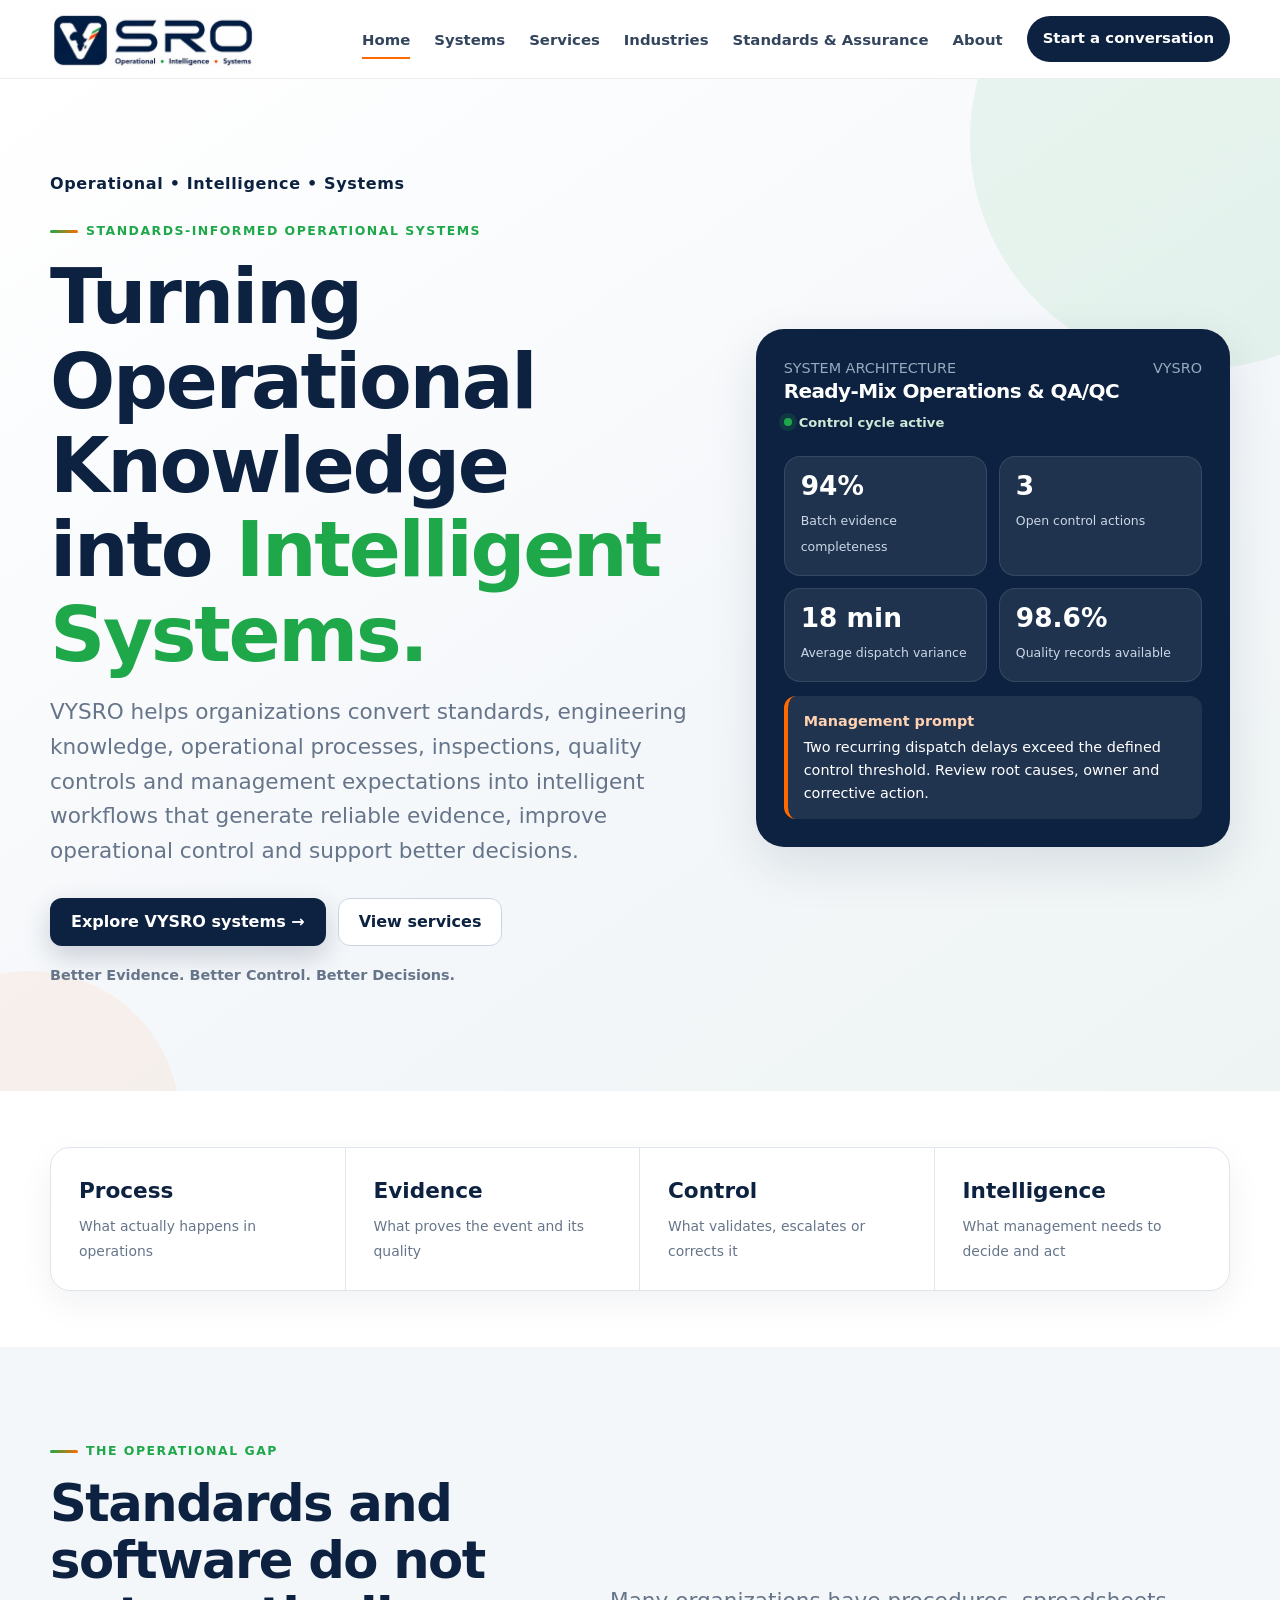
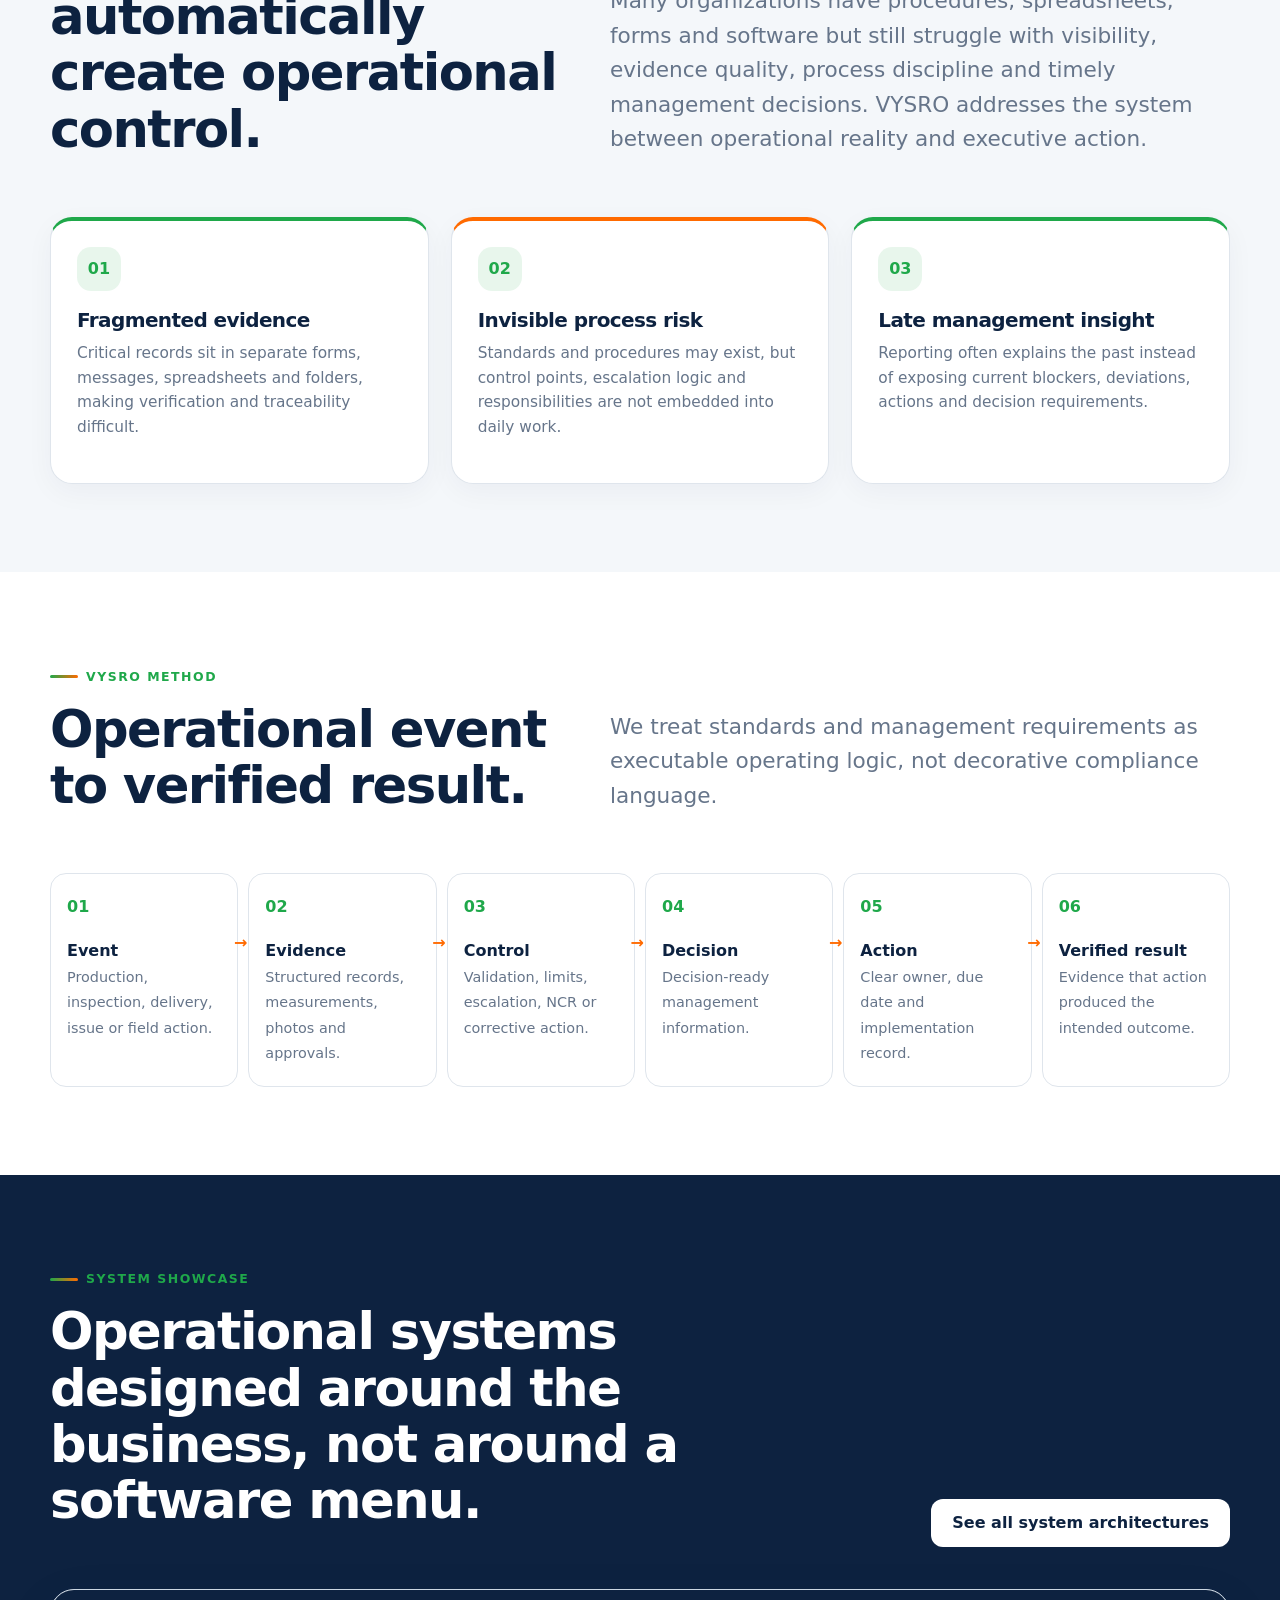
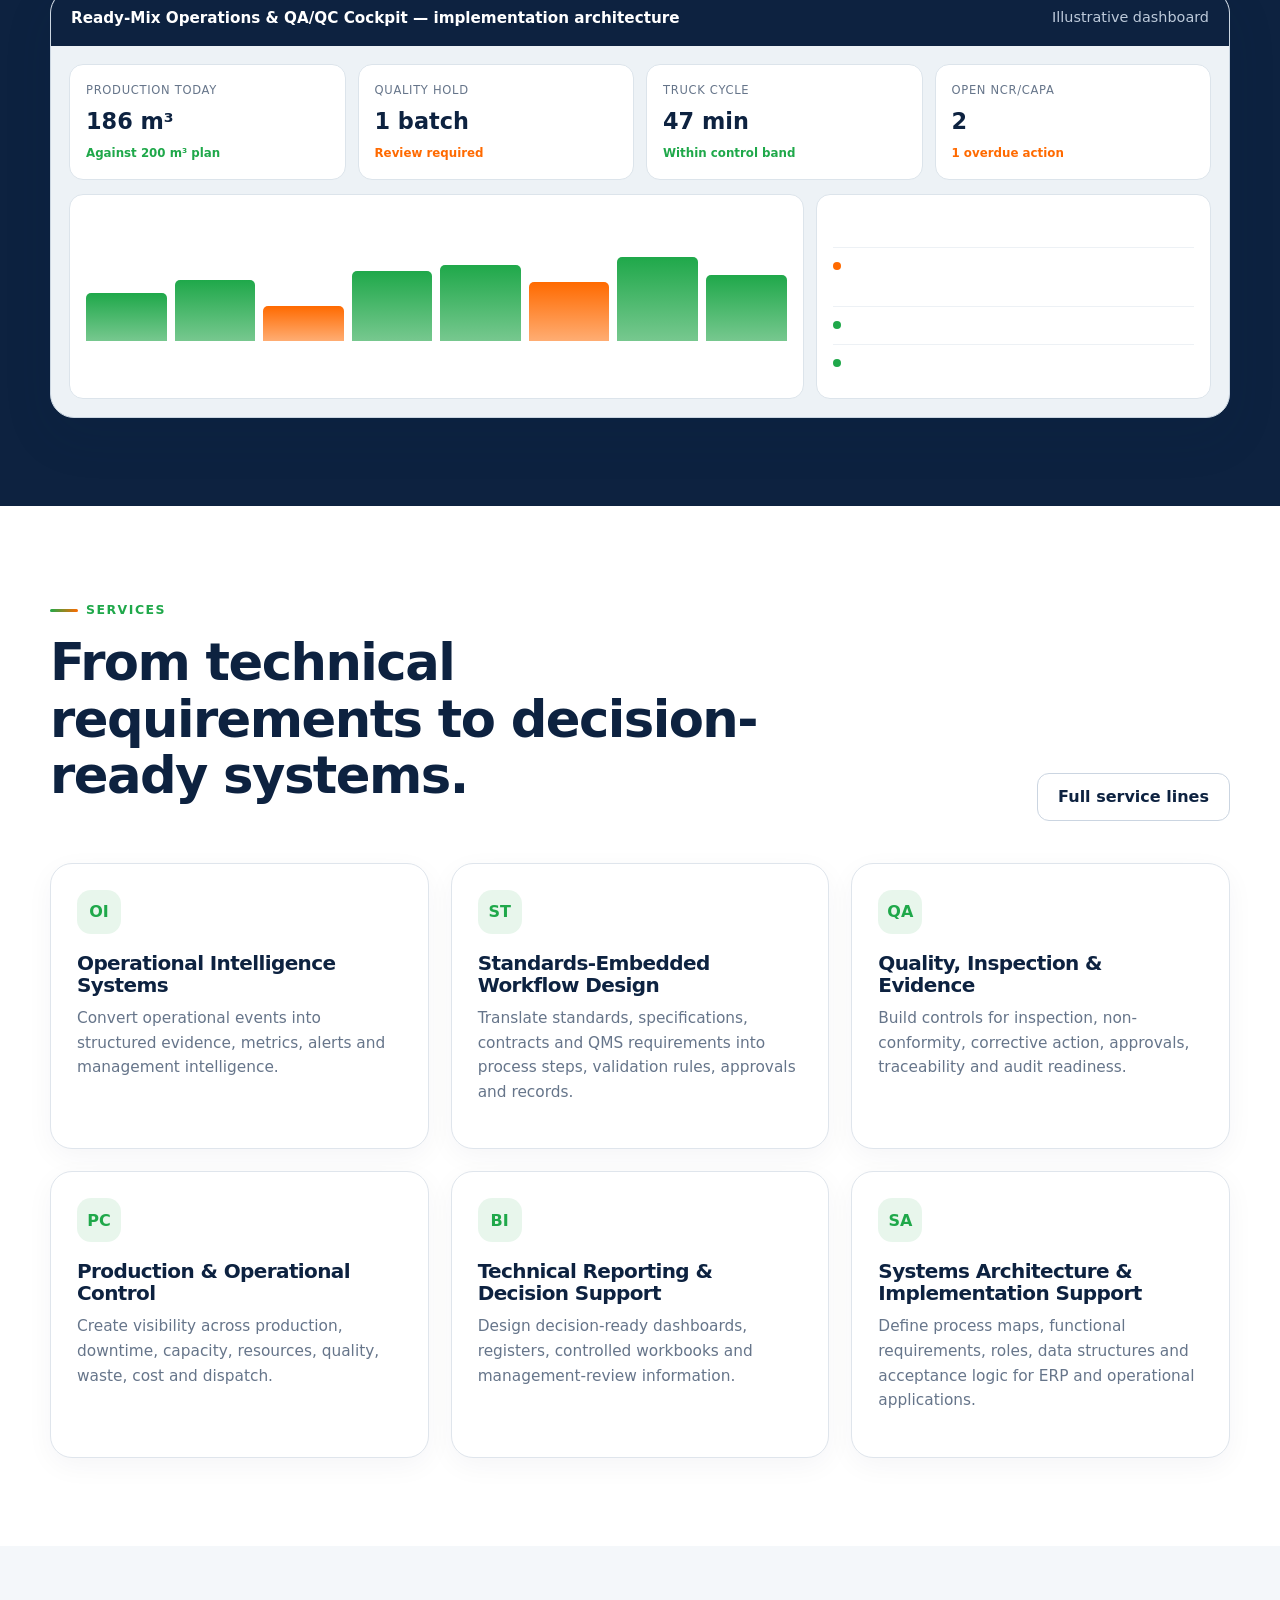
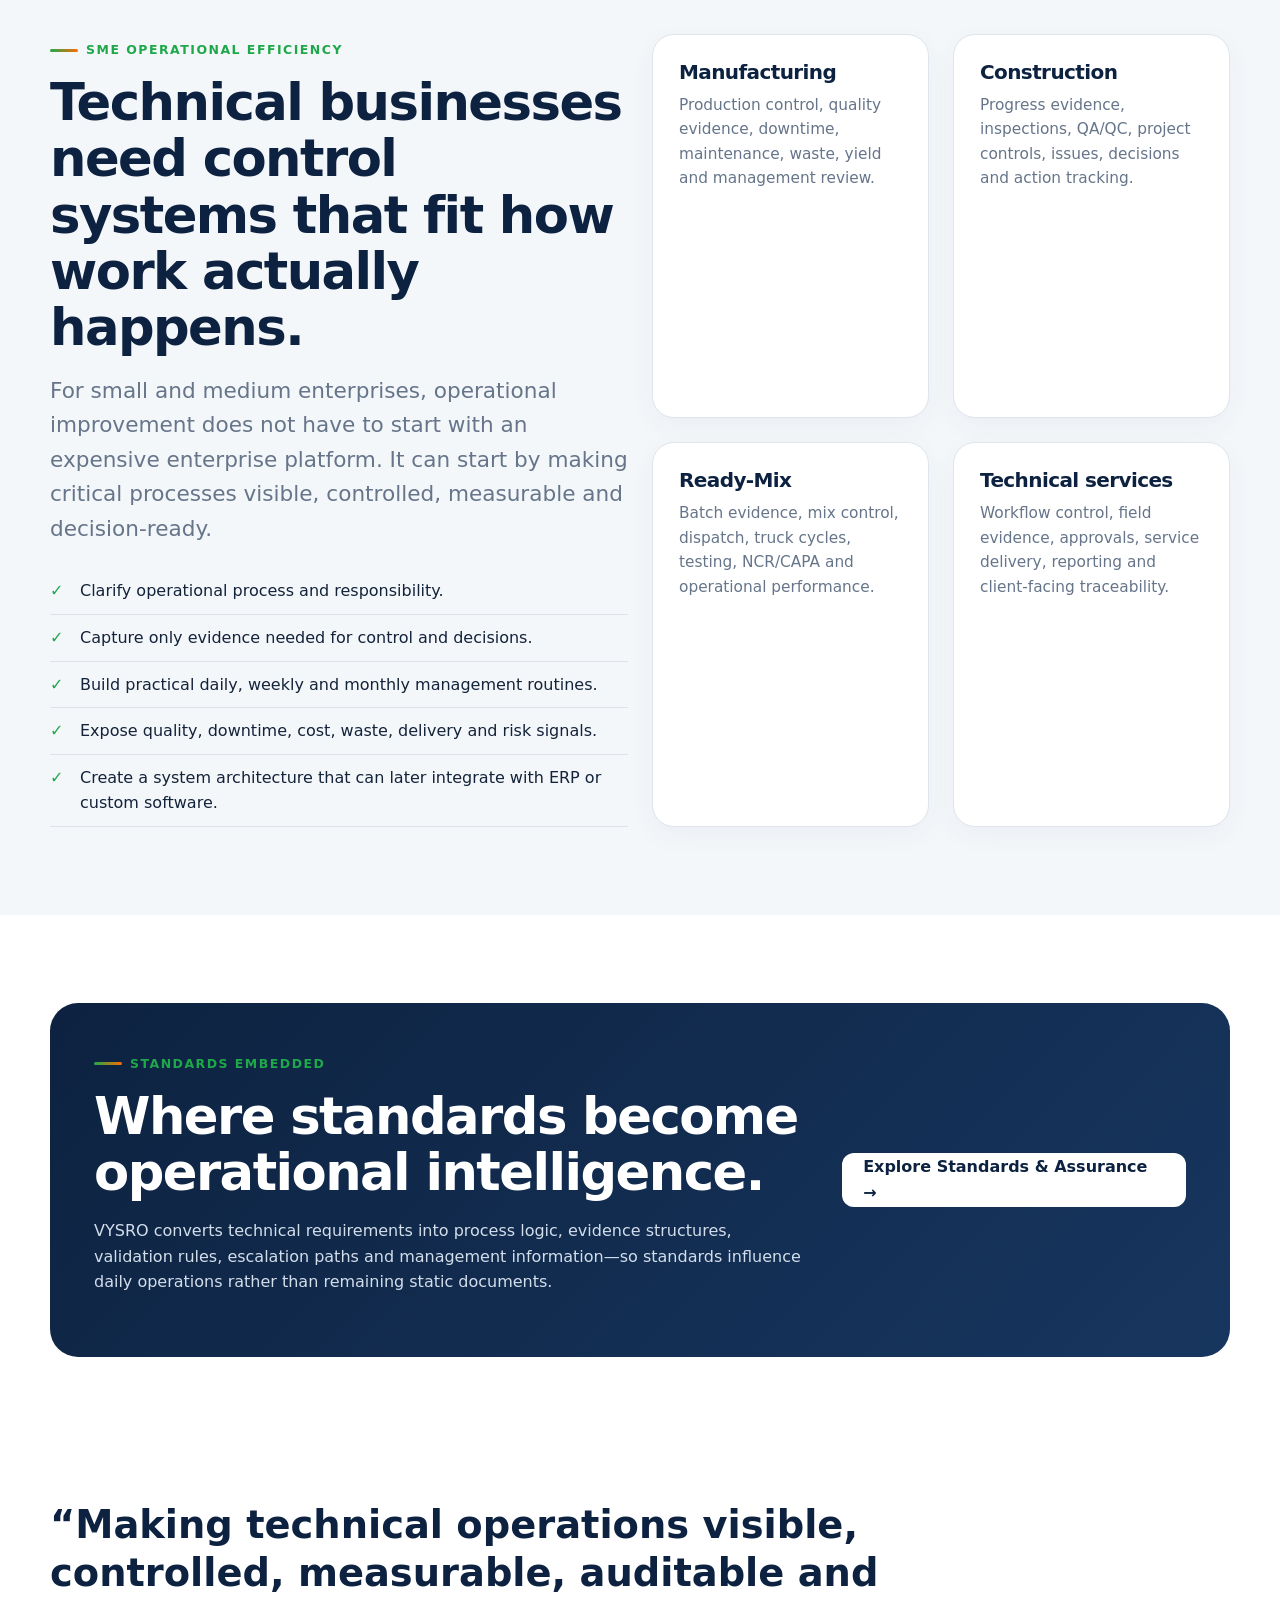
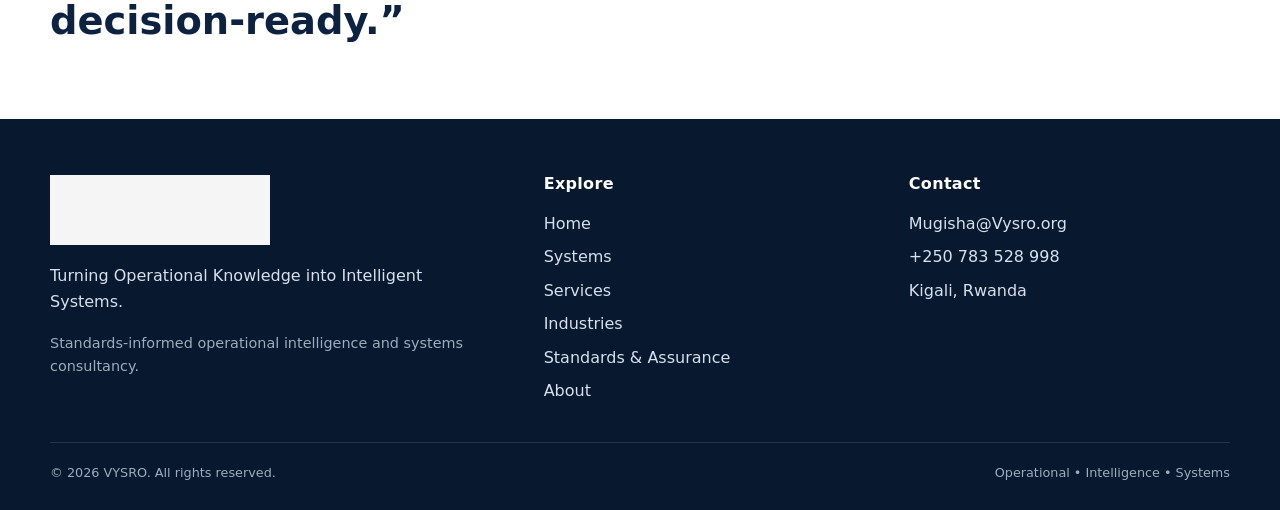
<file: index.html>
<!doctype html>
<html lang="en">
<head>
  <meta charset="utf-8">
  <meta name="viewport" content="width=device-width, initial-scale=1">
  <meta name="description" content="VYSRO is a standards-informed operational intelligence and systems consultancy helping technical businesses turn operational knowledge into reliable evidence, control and better decisions.">
  <title>VYSRO | Operational Intelligence Systems</title>
  <link rel="stylesheet" href="assets/styles.css">
</head>
<body>
<header class="site-header">
  <div class="container nav-wrap">
    <a class="brand" href="index.html" aria-label="VYSRO home"><img src="assets/vysro-logo.svg" alt="VYSRO — Operational Intelligence Systems"></a>
    <button class="menu-button" data-menu-button aria-expanded="false" aria-controls="primary-nav" aria-label="Open navigation">☰</button>
    <nav class="nav-links" id="primary-nav" data-nav aria-label="Primary navigation">
      <a href="index.html" aria-current="page">Home</a><a href="systems.html">Systems</a><a href="services.html">Services</a><a href="industries.html">Industries</a><a href="standards.html">Standards & Assurance</a><a href="about.html">About</a><a class="nav-cta" href="mailto:Mugisha@Vysro.org">Start a conversation</a>
    </nav>
  </div>
</header>
<main>
<section class="hero"><div class="container hero-grid"><div class="hero-copy"><div class="descriptor">Operational • Intelligence • Systems</div><div class="eyebrow">Standards-informed operational systems</div><h1>Turning Operational Knowledge into <span>Intelligent Systems.</span></h1><p class="lead">VYSRO helps organizations convert standards, engineering knowledge, operational processes, inspections, quality controls and management expectations into intelligent workflows that generate reliable evidence, improve operational control and support better decisions.</p><div class="button-row"><a class="btn btn-primary" href="systems.html">Explore VYSRO systems →</a><a class="btn btn-secondary" href="services.html">View services</a></div><p class="small" style="margin-top:18px"><strong>Better Evidence. Better Control. Better Decisions.</strong></p></div><div class="hero-panel" aria-label="Ready-Mix operational cockpit concept"><div class="panel-head"><div><div class="small" style="color:#95a9bf">SYSTEM ARCHITECTURE</div><h3>Ready-Mix Operations & QA/QC</h3><div class="status">Control cycle active</div></div><div class="small" style="color:#95a9bf">VYSRO</div></div><div class="kpi-grid"><div class="kpi"><strong>94%</strong><span>Batch evidence completeness</span></div><div class="kpi"><strong>3</strong><span>Open control actions</span></div><div class="kpi"><strong>18 min</strong><span>Average dispatch variance</span></div><div class="kpi"><strong>98.6%</strong><span>Quality records available</span></div></div><div class="alert-card"><b>Management prompt</b>Two recurring dispatch delays exceed the defined control threshold. Review root causes, owner and corrective action.</div></div></div></section>
<section class="section-sm"><div class="container stat-strip"><div class="stat"><strong>Process</strong><span>What actually happens in operations</span></div><div class="stat"><strong>Evidence</strong><span>What proves the event and its quality</span></div><div class="stat"><strong>Control</strong><span>What validates, escalates or corrects it</span></div><div class="stat"><strong>Intelligence</strong><span>What management needs to decide and act</span></div></div></section>
<section class="section section-soft"><div class="container"><div class="section-head"><div><div class="eyebrow">The operational gap</div><h2>Standards and software do not automatically create operational control.</h2></div><p class="lead">Many organizations have procedures, spreadsheets, forms and software but still struggle with visibility, evidence quality, process discipline and timely management decisions. VYSRO addresses the system between operational reality and executive action.</p></div><div class="grid-3"><article class="card card-accent"><div class="icon-chip">01</div><h3>Fragmented evidence</h3><p>Critical records sit in separate forms, messages, spreadsheets and folders, making verification and traceability difficult.</p></article><article class="card card-accent orange"><div class="icon-chip">02</div><h3>Invisible process risk</h3><p>Standards and procedures may exist, but control points, escalation logic and responsibilities are not embedded into daily work.</p></article><article class="card card-accent"><div class="icon-chip">03</div><h3>Late management insight</h3><p>Reporting often explains the past instead of exposing current blockers, deviations, actions and decision requirements.</p></article></div></div></section>
<section class="section"><div class="container"><div class="section-head"><div><div class="eyebrow">VYSRO method</div><h2>Operational event to verified result.</h2></div><p class="lead">We treat standards and management requirements as executable operating logic, not decorative compliance language.</p></div><div class="method"><div class="method-step"><b>Event</b><span class="small">Production, inspection, delivery, issue or field action.</span></div><div class="method-step"><b>Evidence</b><span class="small">Structured records, measurements, photos and approvals.</span></div><div class="method-step"><b>Control</b><span class="small">Validation, limits, escalation, NCR or corrective action.</span></div><div class="method-step"><b>Decision</b><span class="small">Decision-ready management information.</span></div><div class="method-step"><b>Action</b><span class="small">Clear owner, due date and implementation record.</span></div><div class="method-step"><b>Verified result</b><span class="small">Evidence that action produced the intended outcome.</span></div></div></div></section>
<section class="section section-navy"><div class="container"><div class="section-head"><div><div class="eyebrow">System showcase</div><h2>Operational systems designed around the business, not around a software menu.</h2></div><a class="btn btn-light" href="systems.html">See all system architectures</a></div><div class="dashboard"><div class="dashboard-bar"><strong>Ready-Mix Operations & QA/QC Cockpit — implementation architecture</strong><span class="small" style="color:#bdcada">Illustrative dashboard</span></div><div class="dashboard-body"><div class="dashboard-metrics"><div class="metric"><span>Production today</span><strong>186 m³</strong><em>Against 200 m³ plan</em></div><div class="metric"><span>Quality hold</span><strong>1 batch</strong><em style="color:var(--orange)">Review required</em></div><div class="metric"><span>Truck cycle</span><strong>47 min</strong><em>Within control band</em></div><div class="metric"><span>Open NCR/CAPA</span><strong>2</strong><em style="color:var(--orange)">1 overdue action</em></div></div><div class="dashboard-lower"><div class="chart-card"><strong>Hourly production and dispatch signal</strong><div class="bars"><div class="bar" style="height:52%"></div><div class="bar" style="height:66%"></div><div class="bar" style="height:38%"></div><div class="bar" style="height:76%"></div><div class="bar" style="height:82%"></div><div class="bar" style="height:64%"></div><div class="bar" style="height:91%"></div><div class="bar" style="height:72%"></div></div></div><div class="decision-card"><strong>Decision queue</strong><ul><li><span class="signal warn"></span><span>Confirm corrective action for recurring slump variance.</span></li><li><span class="signal"></span><span>Approve revised truck dispatch sequence.</span></li><li><span class="signal"></span><span>Review weekly cement-yield trend.</span></li></ul></div></div></div></div></div></section>
<section class="section"><div class="container"><div class="section-head"><div><div class="eyebrow">Services</div><h2>From technical requirements to decision-ready systems.</h2></div><a class="btn btn-secondary" href="services.html">Full service lines</a></div><div class="grid-3"><article class="card"><div class="icon-chip">OI</div><h3>Operational Intelligence Systems</h3><p>Convert operational events into structured evidence, metrics, alerts and management intelligence.</p></article><article class="card"><div class="icon-chip">ST</div><h3>Standards-Embedded Workflow Design</h3><p>Translate standards, specifications, contracts and QMS requirements into process steps, validation rules, approvals and records.</p></article><article class="card"><div class="icon-chip">QA</div><h3>Quality, Inspection & Evidence</h3><p>Build controls for inspection, non-conformity, corrective action, approvals, traceability and audit readiness.</p></article><article class="card"><div class="icon-chip">PC</div><h3>Production & Operational Control</h3><p>Create visibility across production, downtime, capacity, resources, quality, waste, cost and dispatch.</p></article><article class="card"><div class="icon-chip">BI</div><h3>Technical Reporting & Decision Support</h3><p>Design decision-ready dashboards, registers, controlled workbooks and management-review information.</p></article><article class="card"><div class="icon-chip">SA</div><h3>Systems Architecture & Implementation Support</h3><p>Define process maps, functional requirements, roles, data structures and acceptance logic for ERP and operational applications.</p></article></div></div></section>
<section class="section section-soft"><div class="container grid-2"><div><div class="eyebrow">SME operational efficiency</div><h2>Technical businesses need control systems that fit how work actually happens.</h2><p class="lead">For small and medium enterprises, operational improvement does not have to start with an expensive enterprise platform. It can start by making critical processes visible, controlled, measurable and decision-ready.</p><ul class="check-list"><li>Clarify operational process and responsibility.</li><li>Capture only evidence needed for control and decisions.</li><li>Build practical daily, weekly and monthly management routines.</li><li>Expose quality, downtime, cost, waste, delivery and risk signals.</li><li>Create a system architecture that can later integrate with ERP or custom software.</li></ul></div><div class="grid-2"><article class="card"><h3>Manufacturing</h3><p>Production control, quality evidence, downtime, maintenance, waste, yield and management review.</p></article><article class="card"><h3>Construction</h3><p>Progress evidence, inspections, QA/QC, project controls, issues, decisions and action tracking.</p></article><article class="card"><h3>Ready-Mix</h3><p>Batch evidence, mix control, dispatch, truck cycles, testing, NCR/CAPA and operational performance.</p></article><article class="card"><h3>Technical services</h3><p>Workflow control, field evidence, approvals, service delivery, reporting and client-facing traceability.</p></article></div></div></section>
<section class="section"><div class="container band"><div><div class="eyebrow">Standards embedded</div><h2>Where standards become operational intelligence.</h2><p>VYSRO converts technical requirements into process logic, evidence structures, validation rules, escalation paths and management information—so standards influence daily operations rather than remaining static documents.</p></div><div><a class="btn btn-light" href="standards.html">Explore Standards & Assurance →</a></div></div></section>
<section class="section-sm"><div class="container"><p class="quote">“Making technical operations visible, controlled, measurable, auditable and decision-ready.”</p></div></section>
</main>
<footer class="footer"><div class="container"><div class="footer-grid"><div><a class="brand" href="index.html"><img src="assets/vysro-logo.svg" alt="VYSRO"></a><p style="margin-top:18px">Turning Operational Knowledge into Intelligent Systems.</p><p class="small" style="color:#9eacbd">Standards-informed operational intelligence and systems consultancy.</p></div><div><h3>Explore</h3><div class="footer-links"><a href="index.html">Home</a><a href="systems.html">Systems</a><a href="services.html">Services</a><a href="industries.html">Industries</a><a href="standards.html">Standards & Assurance</a><a href="about.html">About</a></div></div><div><h3>Contact</h3><div class="footer-links"><a href="mailto:Mugisha@Vysro.org">Mugisha@Vysro.org</a><a href="tel:+250783528998">+250 783 528 998</a><span>Kigali, Rwanda</span></div></div></div><div class="footer-bottom"><span>© <span data-year></span> VYSRO. All rights reserved.</span><span>Operational • Intelligence • Systems</span></div></div></footer>
<script src="assets/app.js"></script>
</body></html>
</file>
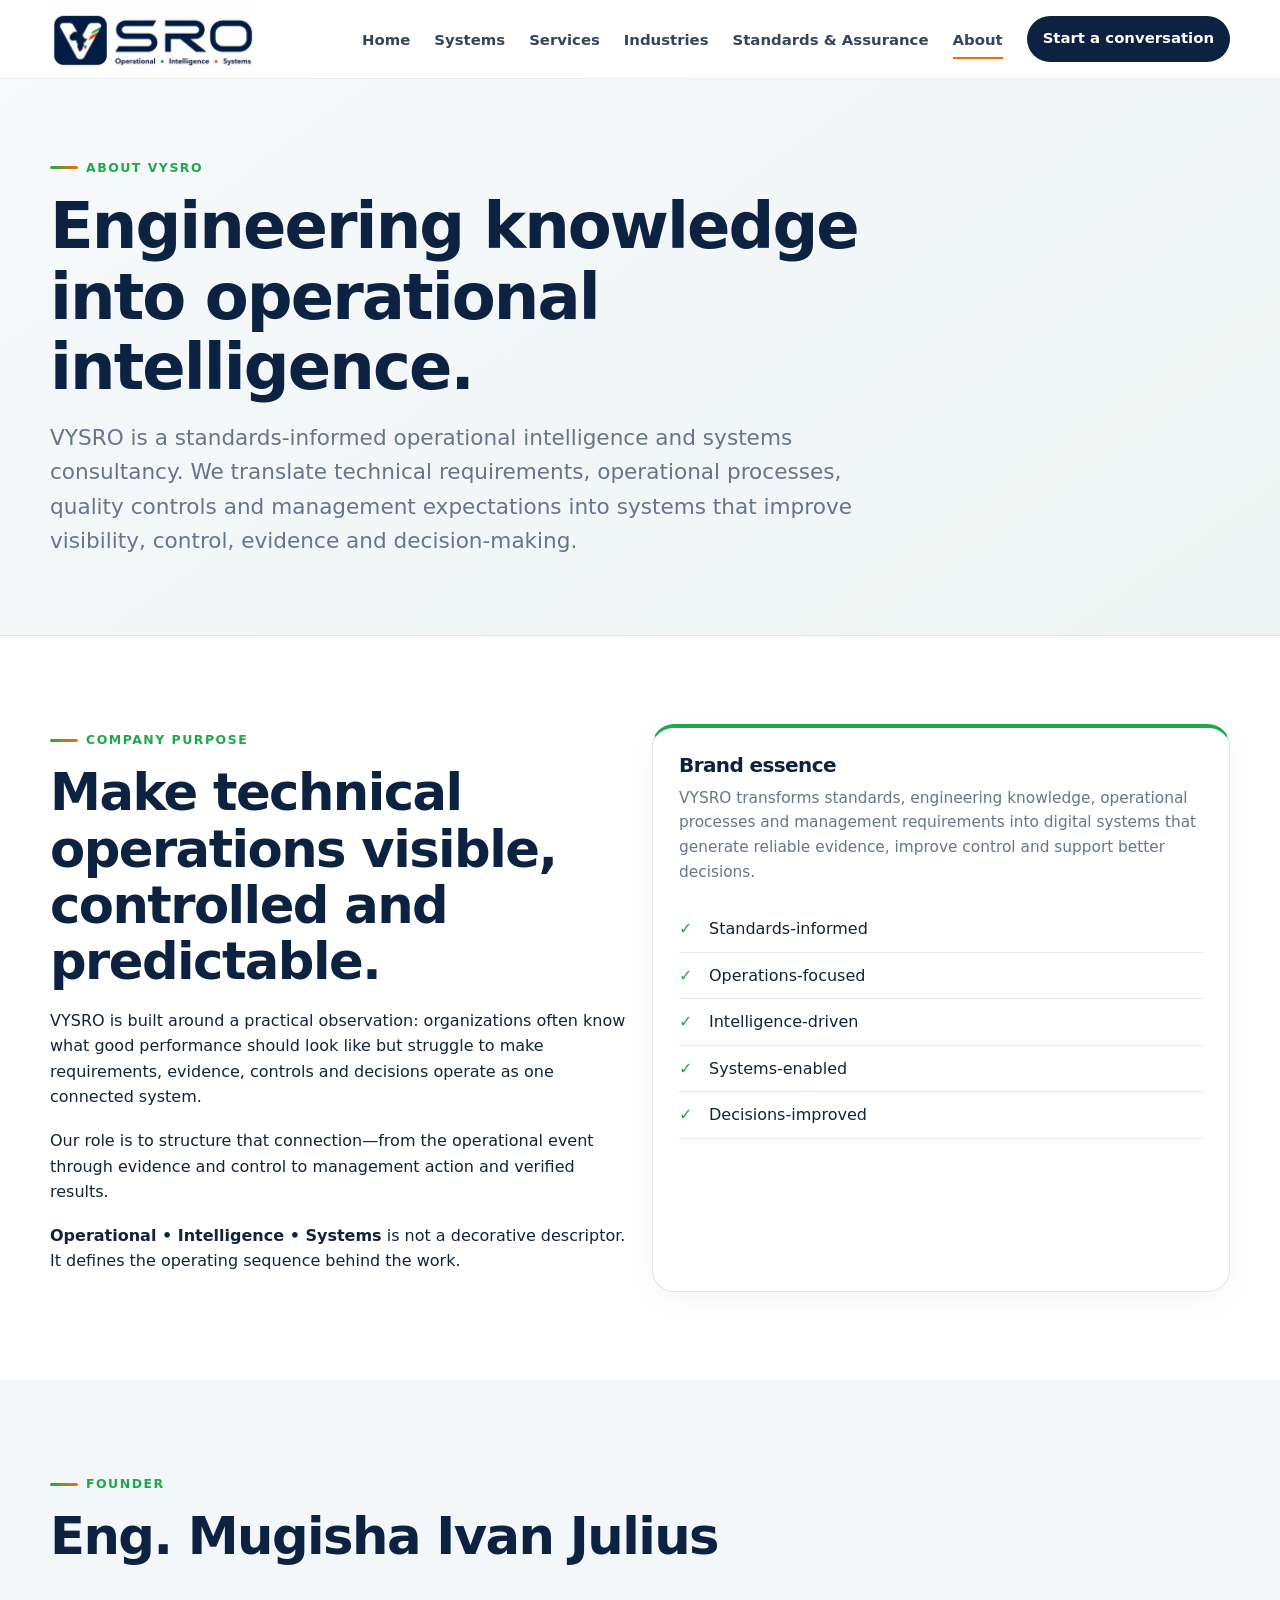
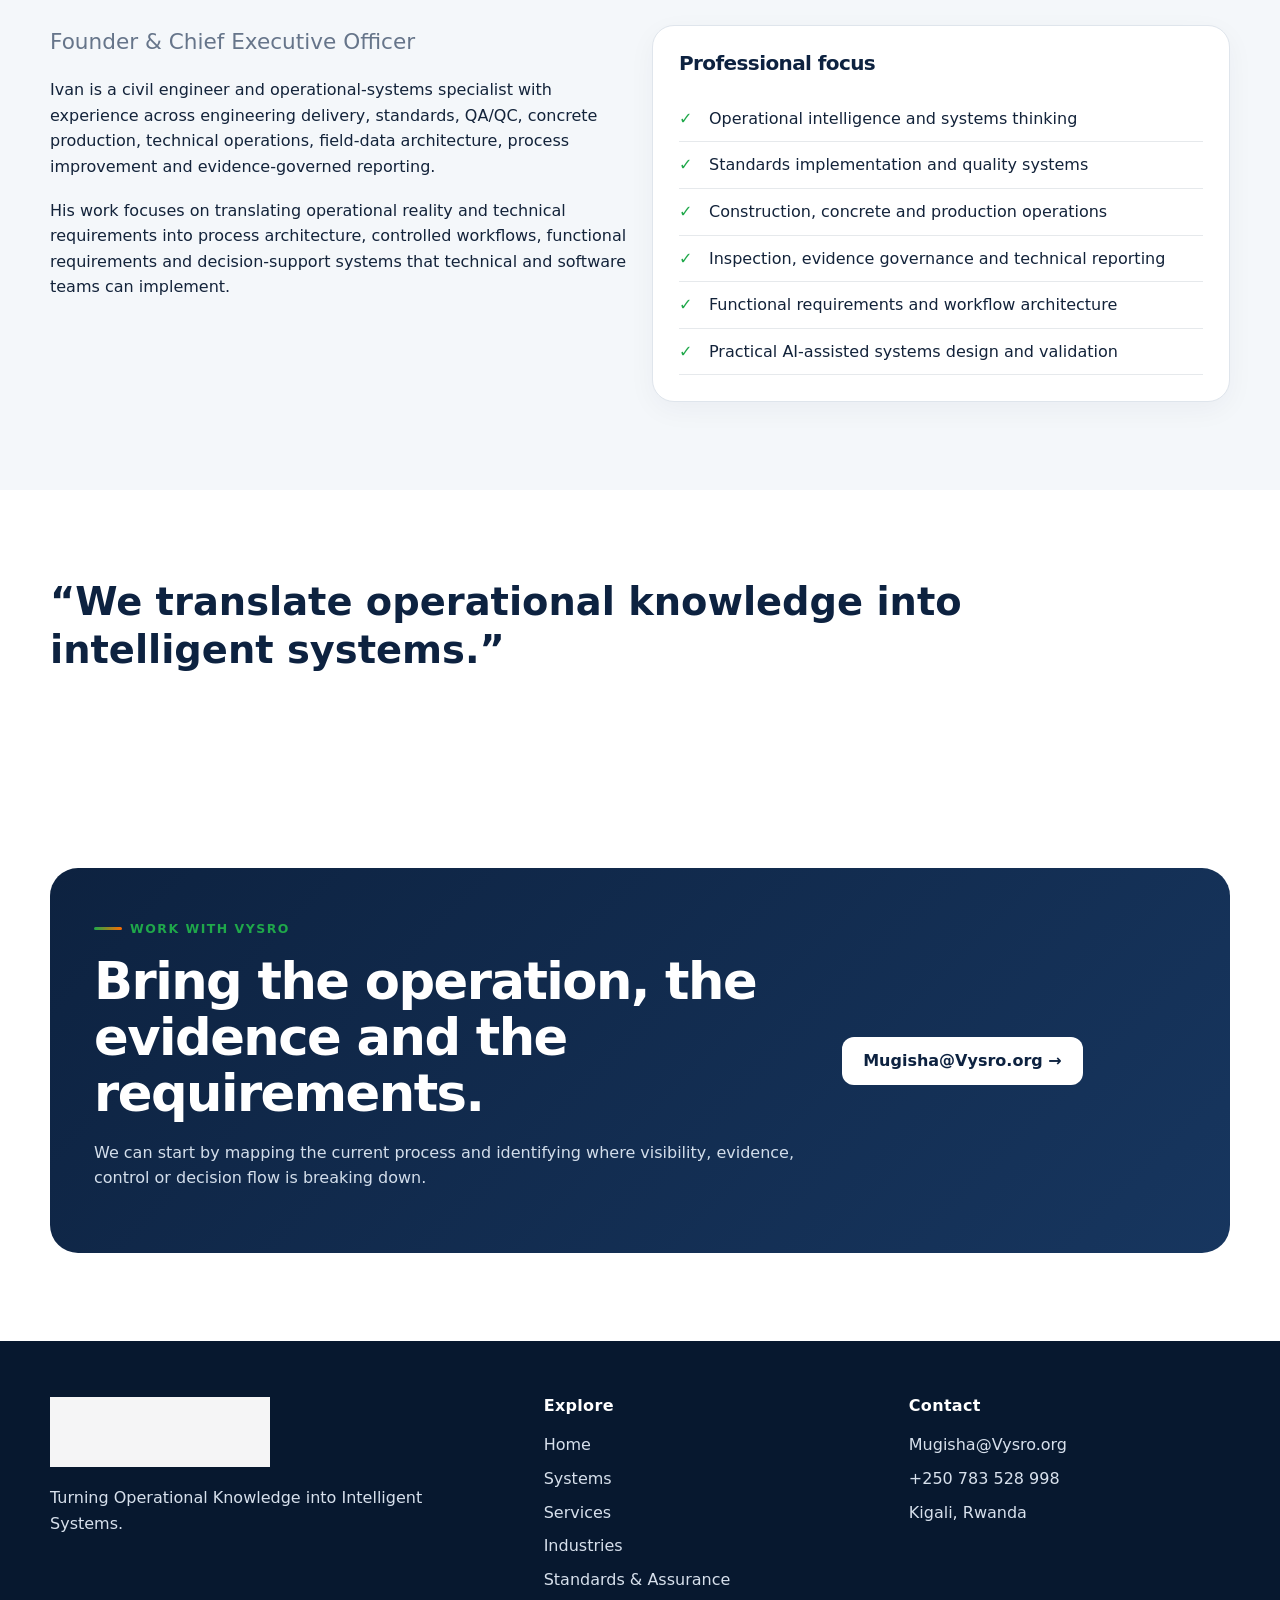
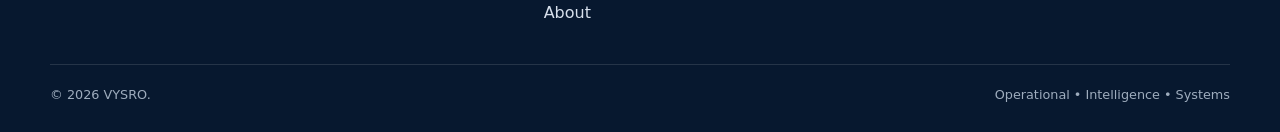
<file: about.html>
<!doctype html><html lang="en"><head><meta charset="utf-8"><meta name="viewport" content="width=device-width,initial-scale=1"><meta name="description" content="About VYSRO and founder Eng. Mugisha Ivan Julius, focused on standards-informed operational intelligence and systems."><title>About | VYSRO</title><link rel="stylesheet" href="assets/styles.css"></head><body><header class="site-header"><div class="container nav-wrap"><a class="brand" href="index.html"><img src="assets/vysro-logo.svg" alt="VYSRO — Operational Intelligence Systems"></a><button class="menu-button" data-menu-button aria-expanded="false" aria-controls="primary-nav">☰</button><nav class="nav-links" id="primary-nav" data-nav><a href="index.html">Home</a><a href="systems.html">Systems</a><a href="services.html">Services</a><a href="industries.html">Industries</a><a href="standards.html">Standards & Assurance</a><a href="about.html" aria-current="page">About</a><a class="nav-cta" href="mailto:Mugisha@Vysro.org">Start a conversation</a></nav></div></header><main><section class="page-hero"><div class="container"><div class="eyebrow">About VYSRO</div><h1>Engineering knowledge into operational intelligence.</h1><p class="lead">VYSRO is a standards-informed operational intelligence and systems consultancy. We translate technical requirements, operational processes, quality controls and management expectations into systems that improve visibility, control, evidence and decision-making.</p></div></section><section class="section"><div class="container grid-2"><div><div class="eyebrow">Company purpose</div><h2>Make technical operations visible, controlled and predictable.</h2><p>VYSRO is built around a practical observation: organizations often know what good performance should look like but struggle to make requirements, evidence, controls and decisions operate as one connected system.</p><p>Our role is to structure that connection—from the operational event through evidence and control to management action and verified results.</p><p><strong>Operational • Intelligence • Systems</strong> is not a decorative descriptor. It defines the operating sequence behind the work.</p></div><div class="card card-accent"><h3>Brand essence</h3><p>VYSRO transforms standards, engineering knowledge, operational processes and management requirements into digital systems that generate reliable evidence, improve control and support better decisions.</p><ul class="check-list"><li>Standards-informed</li><li>Operations-focused</li><li>Intelligence-driven</li><li>Systems-enabled</li><li>Decisions-improved</li></ul></div></div></section><section class="section section-soft"><div class="container"><div class="section-head"><div><div class="eyebrow">Founder</div><h2>Eng. Mugisha Ivan Julius</h2></div></div><div class="grid-2"><div><p class="lead">Founder & Chief Executive Officer</p><p>Ivan is a civil engineer and operational-systems specialist with experience across engineering delivery, standards, QA/QC, concrete production, technical operations, field-data architecture, process improvement and evidence-governed reporting.</p><p>His work focuses on translating operational reality and technical requirements into process architecture, controlled workflows, functional requirements and decision-support systems that technical and software teams can implement.</p></div><div class="card"><h3>Professional focus</h3><ul class="check-list"><li>Operational intelligence and systems thinking</li><li>Standards implementation and quality systems</li><li>Construction, concrete and production operations</li><li>Inspection, evidence governance and technical reporting</li><li>Functional requirements and workflow architecture</li><li>Practical AI-assisted systems design and validation</li></ul></div></div></div></section><section class="section"><div class="container"><p class="quote">“We translate operational knowledge into intelligent systems.”</p></div></section><section class="section"><div class="container band"><div><div class="eyebrow">Work with VYSRO</div><h2>Bring the operation, the evidence and the requirements.</h2><p>We can start by mapping the current process and identifying where visibility, evidence, control or decision flow is breaking down.</p></div><div><a class="btn btn-light" href="mailto:Mugisha@Vysro.org?subject=VYSRO%20Consultation">Mugisha@Vysro.org →</a></div></div></section></main><footer class="footer"><div class="container"><div class="footer-grid"><div><a class="brand" href="index.html"><img src="assets/vysro-logo.svg" alt="VYSRO"></a><p style="margin-top:18px">Turning Operational Knowledge into Intelligent Systems.</p></div><div><h3>Explore</h3><div class="footer-links"><a href="index.html">Home</a><a href="systems.html">Systems</a><a href="services.html">Services</a><a href="industries.html">Industries</a><a href="standards.html">Standards & Assurance</a><a href="about.html">About</a></div></div><div><h3>Contact</h3><div class="footer-links"><a href="mailto:Mugisha@Vysro.org">Mugisha@Vysro.org</a><a href="tel:+250783528998">+250 783 528 998</a><span>Kigali, Rwanda</span></div></div></div><div class="footer-bottom"><span>© <span data-year></span> VYSRO.</span><span>Operational • Intelligence • Systems</span></div></div></footer><script src="assets/app.js"></script></body></html>
</file>
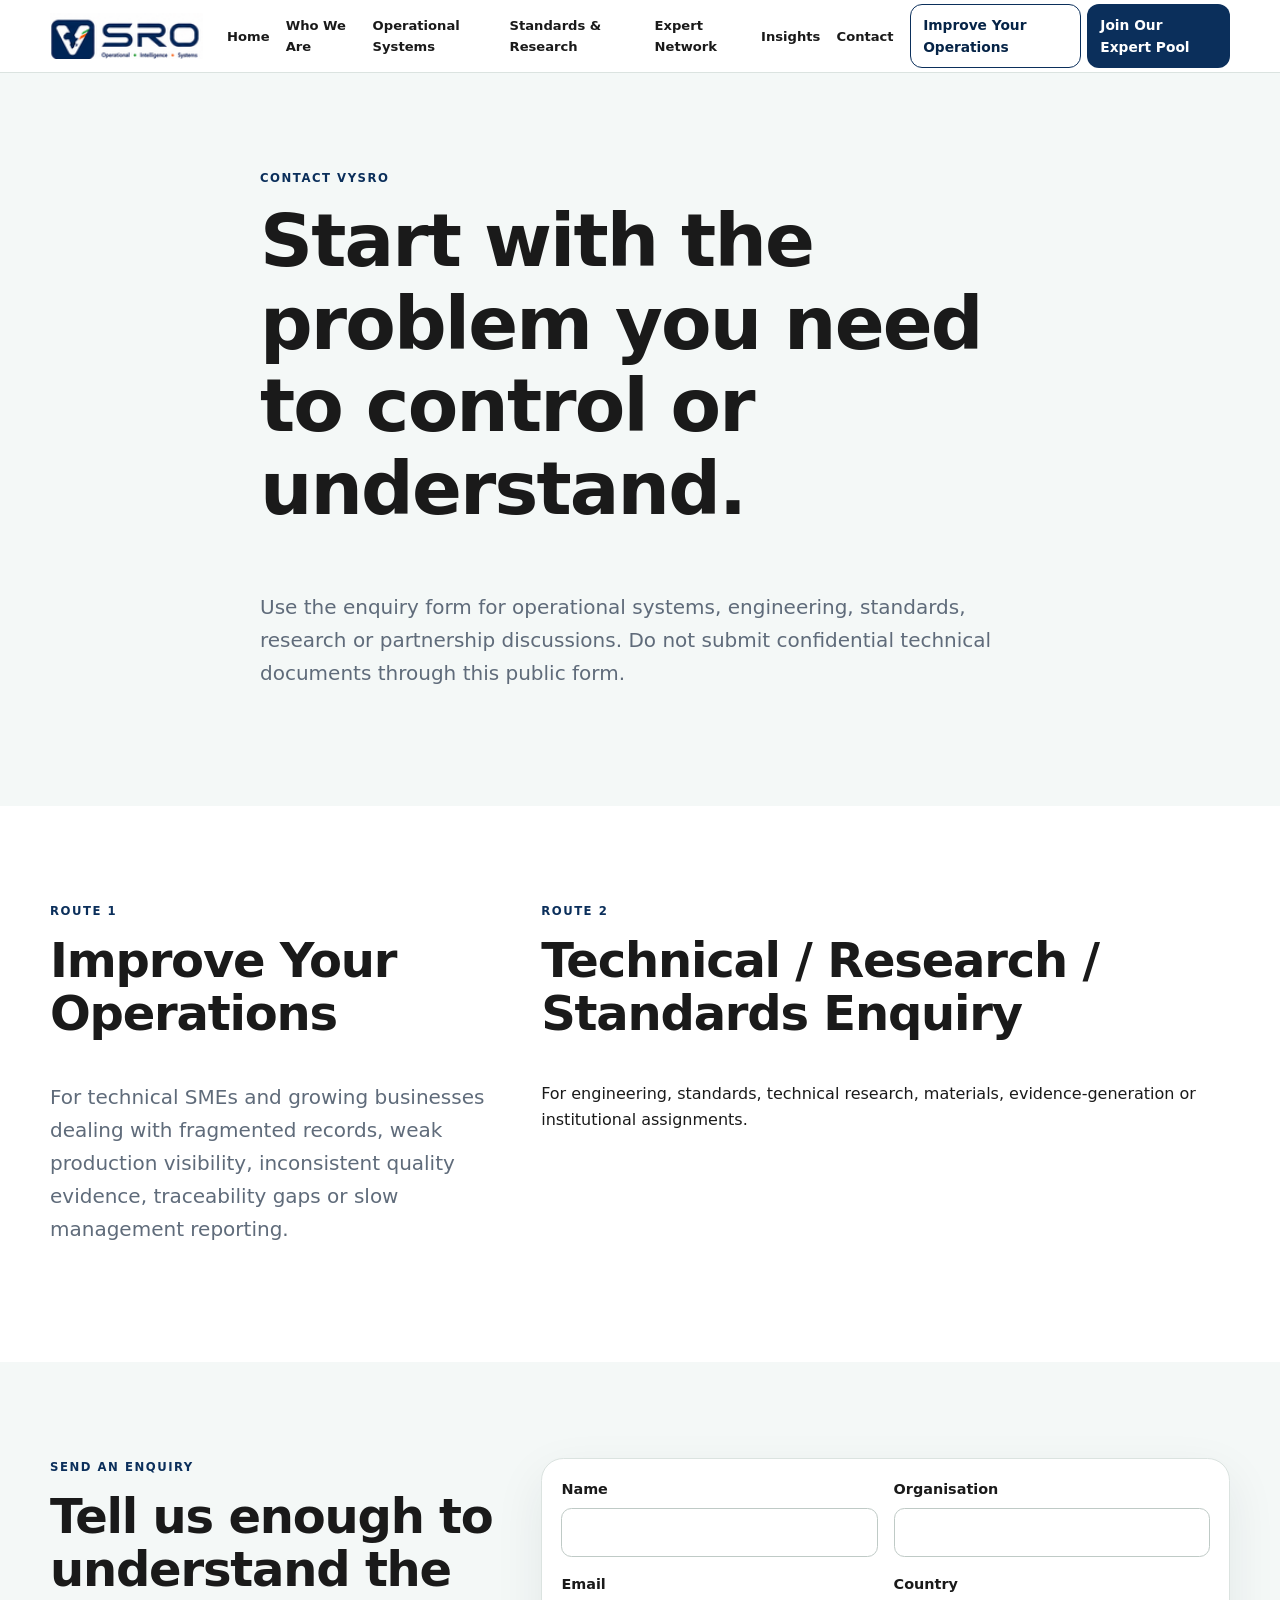
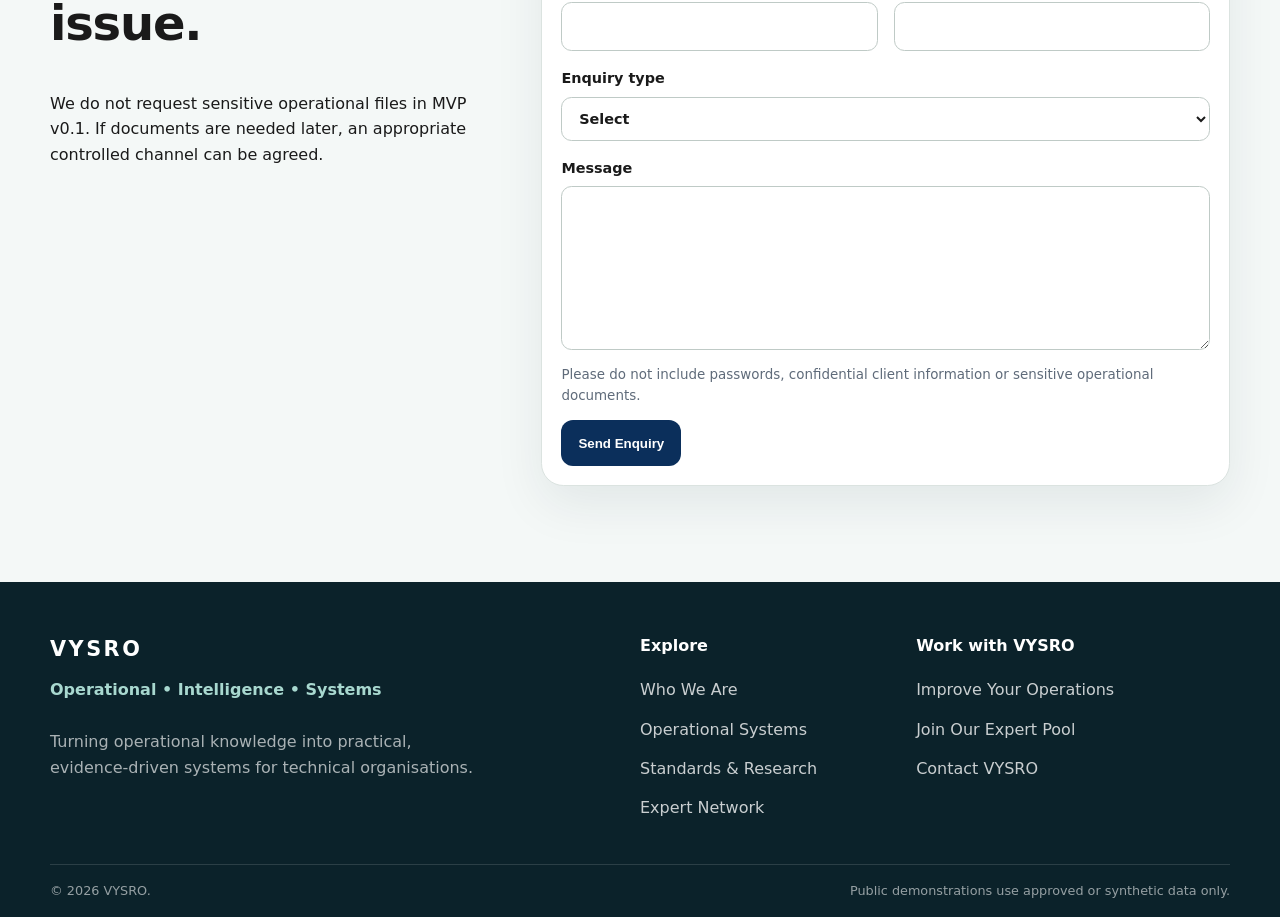
<file: contact.html>
<!doctype html>
<html lang="en">
<head>
  <meta charset="utf-8">
  <meta name="viewport" content="width=device-width, initial-scale=1">
  <meta name="theme-color" content="#ffffff">
  <title>Contact | VYSRO</title>
  <meta name="description" content="VYSRO operational intelligence, standards, engineering, research and technical systems.">
  <link rel="stylesheet" href="assets/css/styles.css">
  <script defer src="assets/js/main.js"></script>
</head>
<body>
  <a class="skip-link" href="#main">Skip to content</a>
  <header class="site-header">
  <div class="container nav-wrap">
    <a class="brand" href="index.html" aria-label="VYSRO home">
      <img class="brand-logo" src="assets/logo/vysro-logo.webp" alt="VYSRO — Operational Intelligence Systems">
    </a>
    <button class="menu-button" type="button" aria-expanded="false" aria-controls="site-menu" data-menu-button>
      <span class="sr-only">Toggle navigation</span><span aria-hidden="true">Menu</span>
    </button>
    <nav id="site-menu" class="site-nav" aria-label="Primary" data-menu>
      <a href="index.html">Home</a>
      <a href="who-we-are.html">Who We Are</a>
      <a href="operational-systems.html">Operational Systems</a>
      <a href="standards-research.html">Standards &amp; Research</a>
      <a href="experts.html">Expert Network</a>
      <a href="insights.html">Insights</a>
      <a href="contact.html">Contact</a>
      <div class="nav-actions">
        <a class="button button--secondary button--small" href="contact.html#operations">Improve Your Operations</a>
        <a class="button button--primary button--small" href="experts.html">Join Our Expert Pool</a>
      </div>
    </nav>
  </div>
</header>
  <main id="main">
<section class="page-hero section"><div class="container narrow"><p class="eyebrow">Contact VYSRO</p><h1>Start with the problem you need to control or understand.</h1><p class="lead">Use the enquiry form for operational systems, engineering, standards, research or partnership discussions. Do not submit confidential technical documents through this public form.</p></div></section>
<section id="operations" class="section"><div class="container form-layout"><div><p class="eyebrow">Route 1</p><h2>Improve Your Operations</h2><p class="lead">For technical SMEs and growing businesses dealing with fragmented records, weak production visibility, inconsistent quality evidence, traceability gaps or slow management reporting.</p></div><div id="technical-enquiry"><p class="eyebrow">Route 2</p><h2>Technical / Research / Standards Enquiry</h2><p>For engineering, standards, technical research, materials, evidence-generation or institutional assignments.</p></div></div></section>
<section class="section systems-preview"><div class="container form-layout"><div><p class="eyebrow">Send an enquiry</p><h2>Tell us enough to understand the issue.</h2><p>We do not request sensitive operational files in MVP v0.1. If documents are needed later, an appropriate controlled channel can be agreed.</p></div><form class="form-card" name="business-enquiry" method="POST" data-netlify="true" netlify-honeypot="bot-field"><input type="hidden" name="form-name" value="business-enquiry"><p class="honeypot"><label>Do not fill this out if you are human: <input name="bot-field"></label></p><div class="form-grid"><label>Name <input type="text" name="name" autocomplete="name" required></label><label>Organisation <input type="text" name="organisation"></label><label>Email <input type="email" name="email" autocomplete="email" required></label><label>Country <input type="text" name="country" autocomplete="country-name"></label><label class="form-span">Enquiry type <select name="enquiry-type" required><option value="">Select</option><option>Improve Your Operations</option><option>Technical / Research / Standards Enquiry</option><option>Engineering</option><option>Partnership</option><option>Other</option></select></label><label class="form-span">Message <textarea name="message" rows="6" required></textarea></label></div><p class="form-note">Please do not include passwords, confidential client information or sensitive operational documents.</p><button class="button button--primary" type="submit">Send Enquiry</button></form></div></section>
</main>
  <footer class="site-footer">
  <div class="container footer-grid">
    <div>
      <p class="footer-brand">VYSRO</p>
      <p class="footer-descriptor">Operational • Intelligence • Systems</p>
      <p class="footer-note">Turning operational knowledge into practical, evidence-driven systems for technical organisations.</p>
    </div>
    <div>
      <p class="footer-heading">Explore</p>
      <a href="who-we-are.html">Who We Are</a>
      <a href="operational-systems.html">Operational Systems</a>
      <a href="standards-research.html">Standards &amp; Research</a>
      <a href="experts.html">Expert Network</a>
    </div>
    <div>
      <p class="footer-heading">Work with VYSRO</p>
      <a href="contact.html#operations">Improve Your Operations</a>
      <a href="experts.html">Join Our Expert Pool</a>
      <a href="contact.html">Contact VYSRO</a>
    </div>
  </div>
  <div class="container footer-bottom"><span>© 2026 VYSRO.</span><span>Public demonstrations use approved or synthetic data only.</span></div>
</footer>
</body>
</html>
</file>
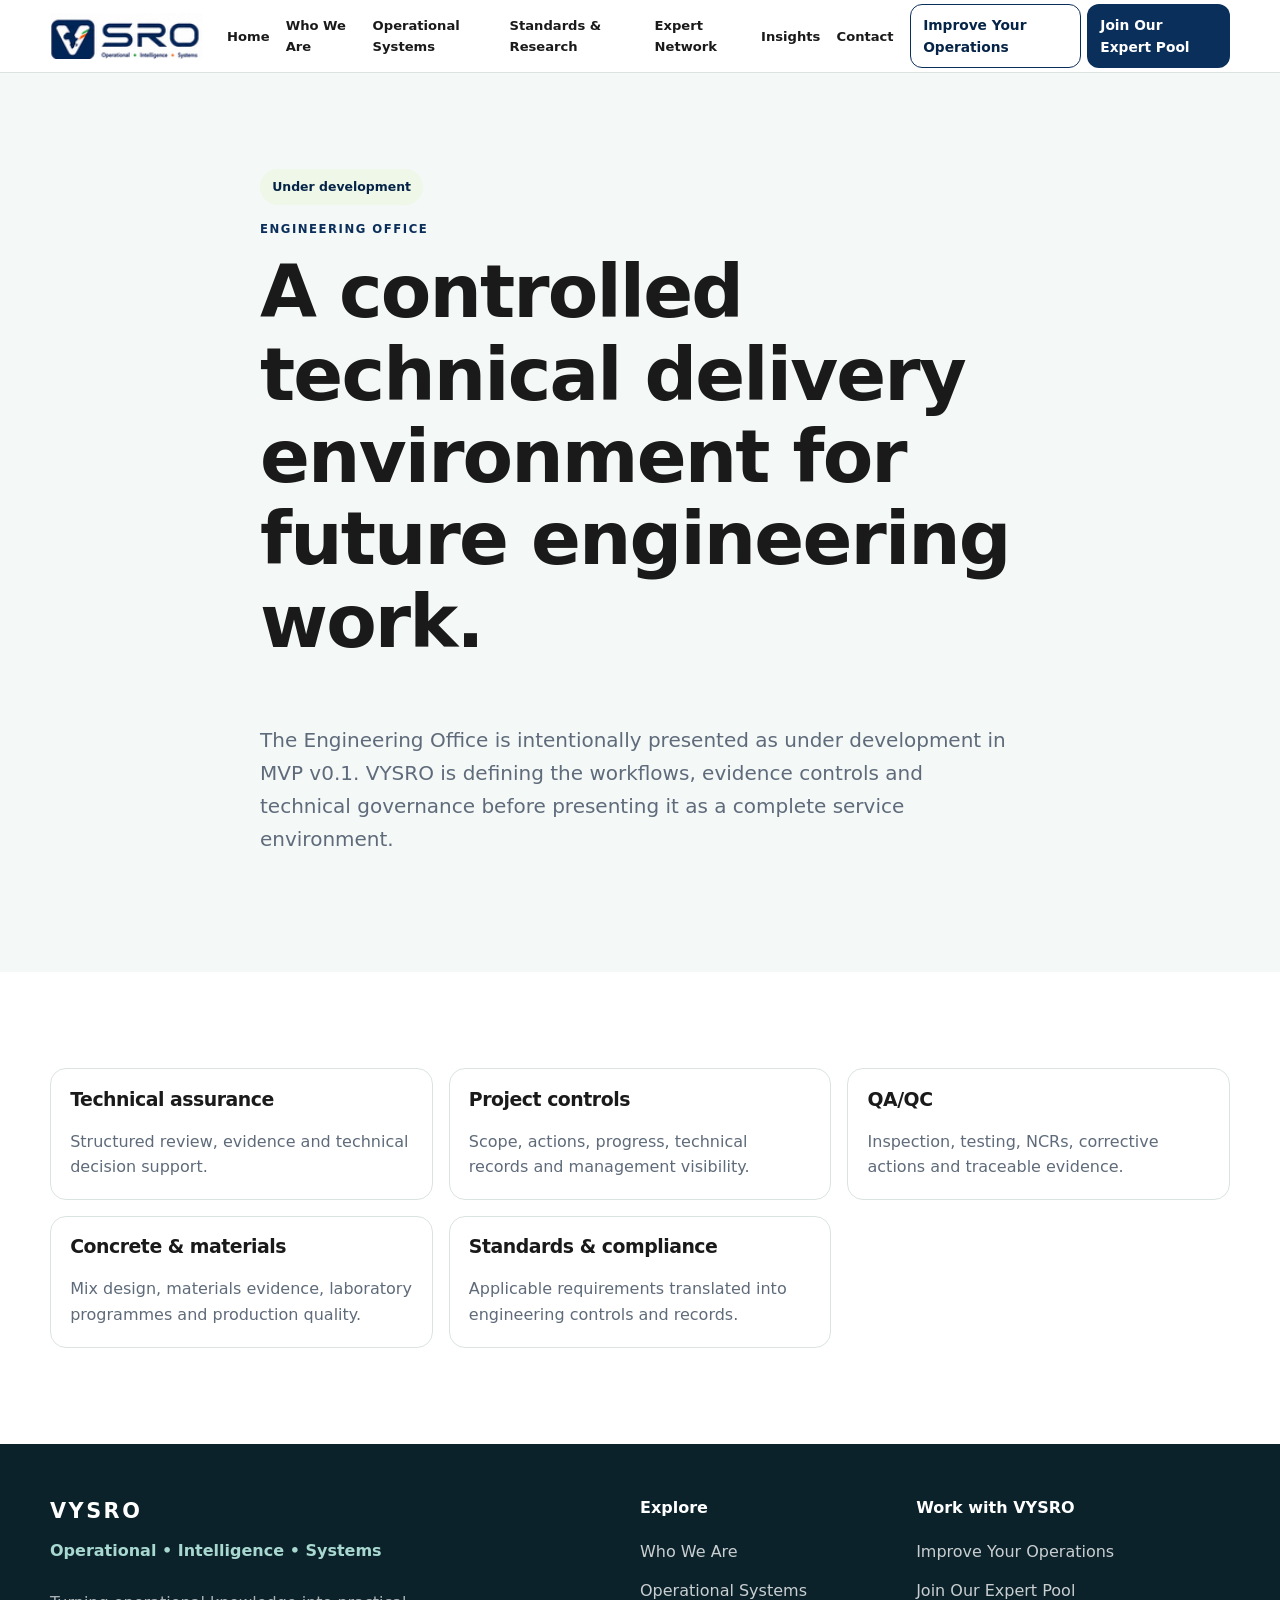
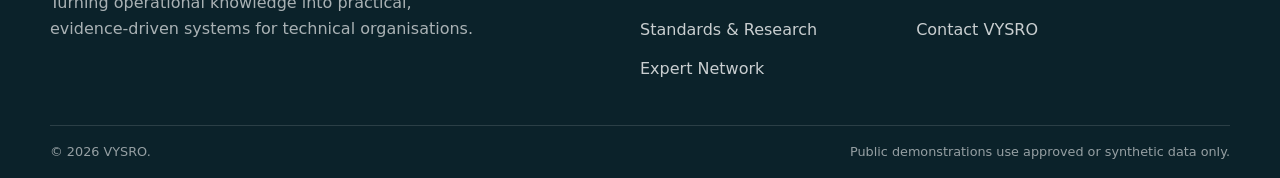
<file: engineering-office.html>
<!doctype html>
<html lang="en">
<head>
  <meta charset="utf-8">
  <meta name="viewport" content="width=device-width, initial-scale=1">
  <meta name="theme-color" content="#ffffff">
  <title>Engineering Office | VYSRO</title>
  <meta name="description" content="VYSRO operational intelligence, standards, engineering, research and technical systems.">
  <link rel="stylesheet" href="assets/css/styles.css">
  <script defer src="assets/js/main.js"></script>
</head>
<body>
  <a class="skip-link" href="#main">Skip to content</a>
  <header class="site-header">
  <div class="container nav-wrap">
    <a class="brand" href="index.html" aria-label="VYSRO home">
      <img class="brand-logo" src="assets/logo/vysro-logo.webp" alt="VYSRO — Operational Intelligence Systems">
    </a>
    <button class="menu-button" type="button" aria-expanded="false" aria-controls="site-menu" data-menu-button>
      <span class="sr-only">Toggle navigation</span><span aria-hidden="true">Menu</span>
    </button>
    <nav id="site-menu" class="site-nav" aria-label="Primary" data-menu>
      <a href="index.html">Home</a>
      <a href="who-we-are.html">Who We Are</a>
      <a href="operational-systems.html">Operational Systems</a>
      <a href="standards-research.html">Standards &amp; Research</a>
      <a href="experts.html">Expert Network</a>
      <a href="insights.html">Insights</a>
      <a href="contact.html">Contact</a>
      <div class="nav-actions">
        <a class="button button--secondary button--small" href="contact.html#operations">Improve Your Operations</a>
        <a class="button button--primary button--small" href="experts.html">Join Our Expert Pool</a>
      </div>
    </nav>
  </div>
</header>
  <main id="main">
<section class="page-hero section"><div class="container narrow"><span class="tag">Under development</span><p class="eyebrow">Engineering Office</p><h1>A controlled technical delivery environment for future engineering work.</h1><p class="lead">The Engineering Office is intentionally presented as under development in MVP v0.1. VYSRO is defining the workflows, evidence controls and technical governance before presenting it as a complete service environment.</p></div></section>
<section class="section"><div class="container"><div class="grid systems-grid"><article class="card"><h3>Technical assurance</h3><p>Structured review, evidence and technical decision support.</p></article><article class="card"><h3>Project controls</h3><p>Scope, actions, progress, technical records and management visibility.</p></article><article class="card"><h3>QA/QC</h3><p>Inspection, testing, NCRs, corrective actions and traceable evidence.</p></article><article class="card"><h3>Concrete &amp; materials</h3><p>Mix design, materials evidence, laboratory programmes and production quality.</p></article><article class="card"><h3>Standards &amp; compliance</h3><p>Applicable requirements translated into engineering controls and records.</p></article></div></div></section>
</main>
  <footer class="site-footer">
  <div class="container footer-grid">
    <div>
      <p class="footer-brand">VYSRO</p>
      <p class="footer-descriptor">Operational • Intelligence • Systems</p>
      <p class="footer-note">Turning operational knowledge into practical, evidence-driven systems for technical organisations.</p>
    </div>
    <div>
      <p class="footer-heading">Explore</p>
      <a href="who-we-are.html">Who We Are</a>
      <a href="operational-systems.html">Operational Systems</a>
      <a href="standards-research.html">Standards &amp; Research</a>
      <a href="experts.html">Expert Network</a>
    </div>
    <div>
      <p class="footer-heading">Work with VYSRO</p>
      <a href="contact.html#operations">Improve Your Operations</a>
      <a href="experts.html">Join Our Expert Pool</a>
      <a href="contact.html">Contact VYSRO</a>
    </div>
  </div>
  <div class="container footer-bottom"><span>© 2026 VYSRO.</span><span>Public demonstrations use approved or synthetic data only.</span></div>
</footer>
</body>
</html>
</file>
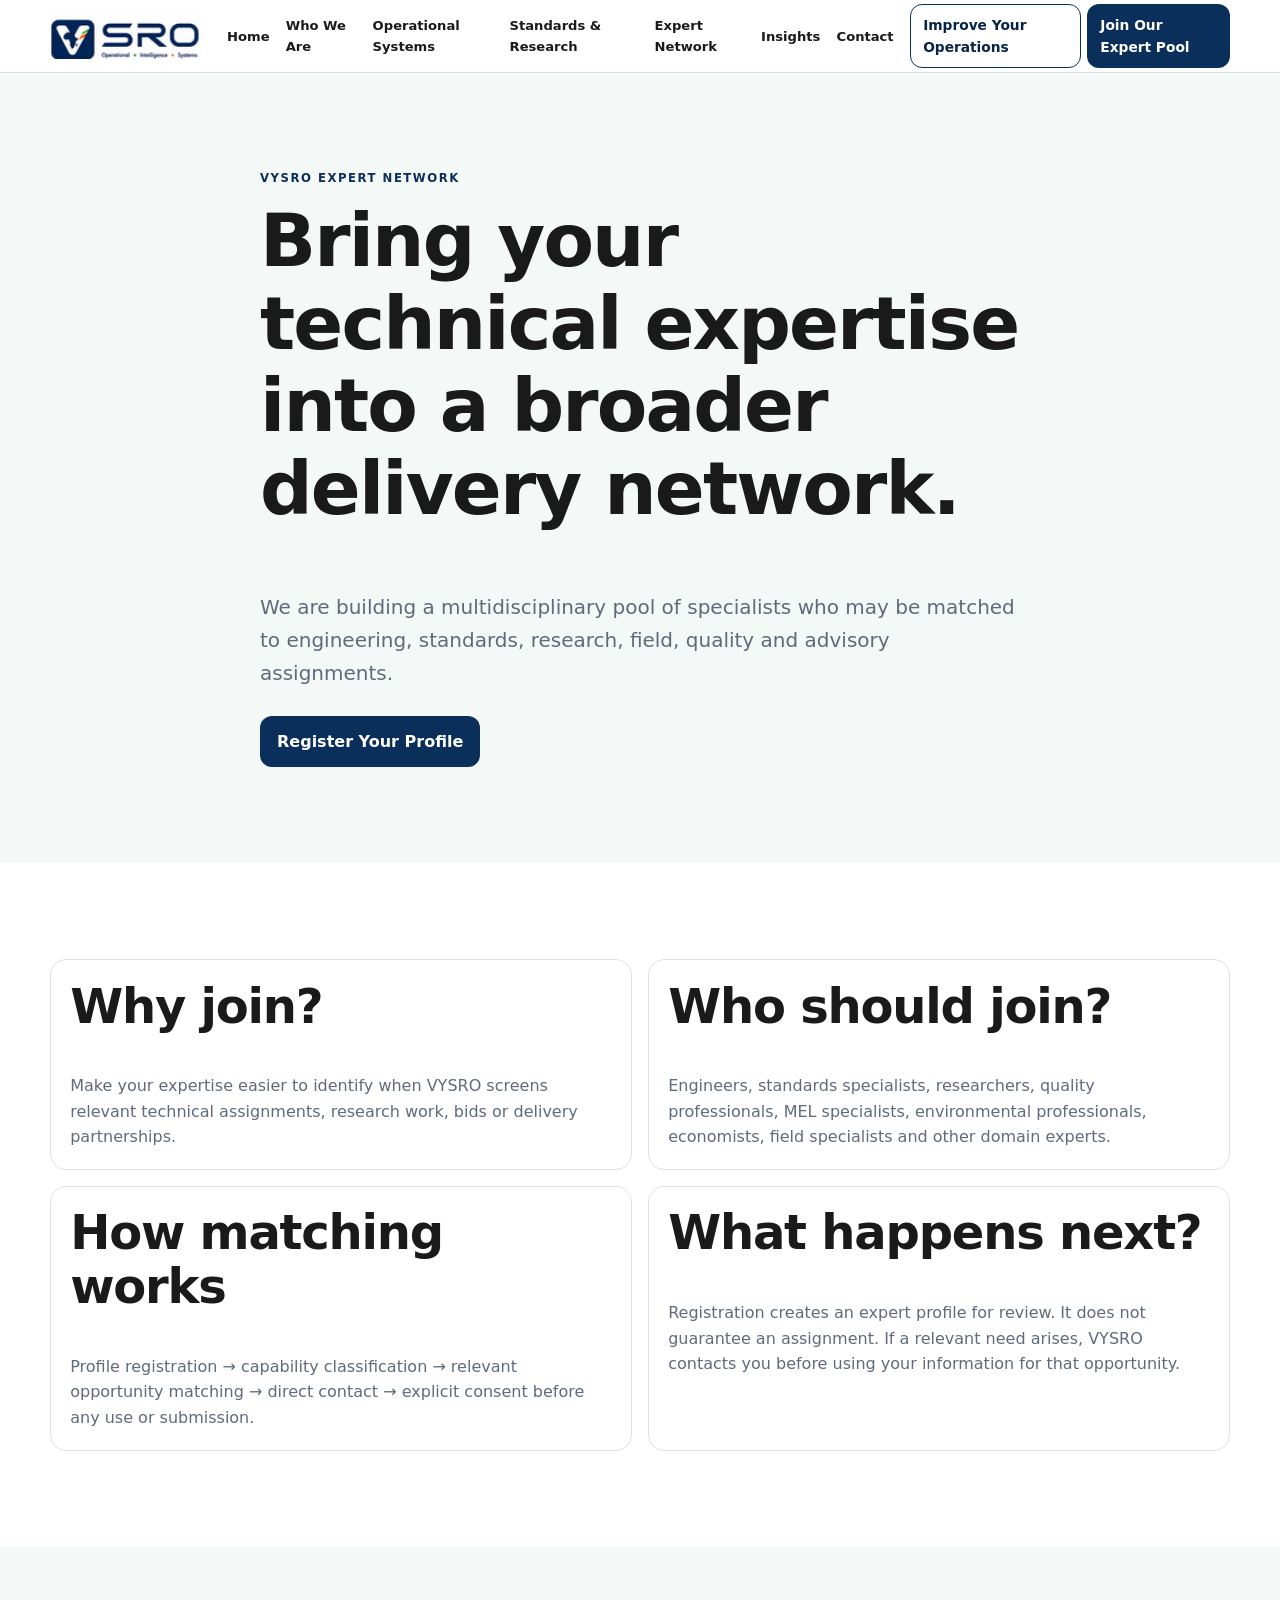
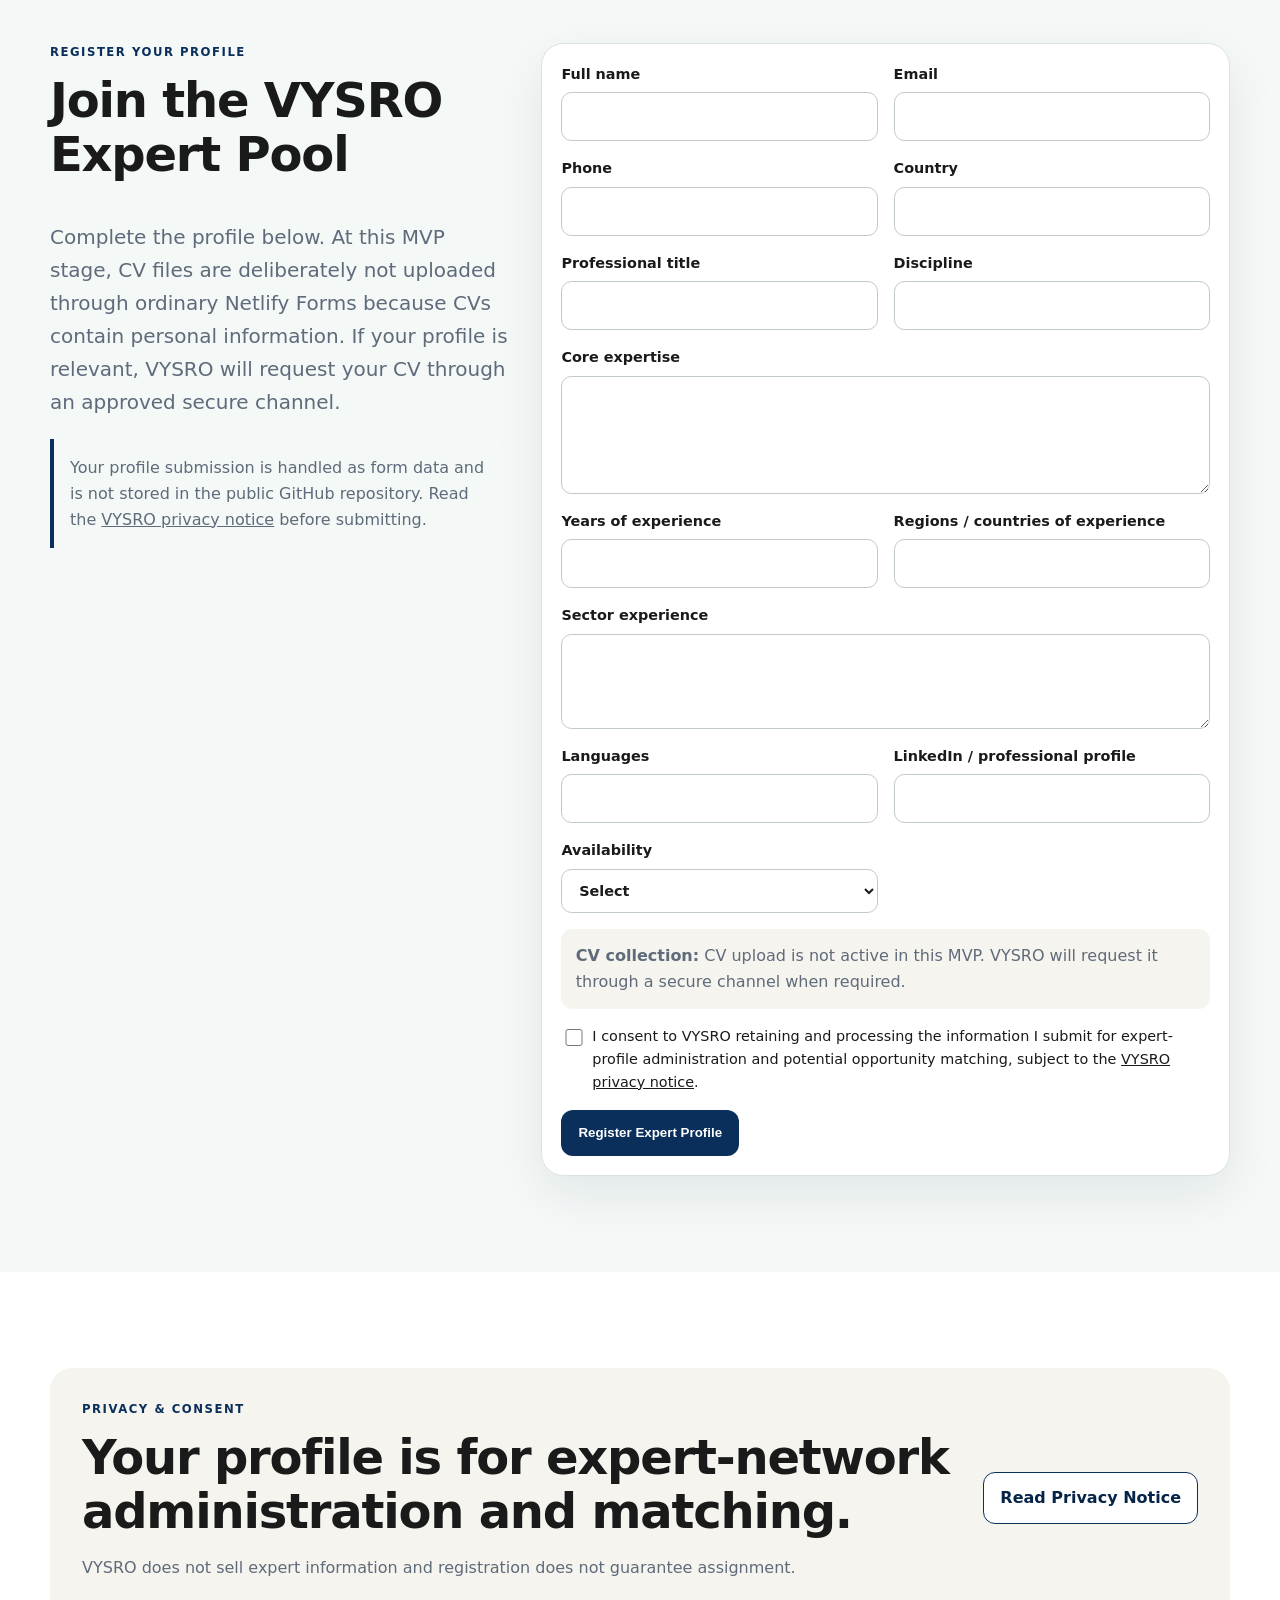
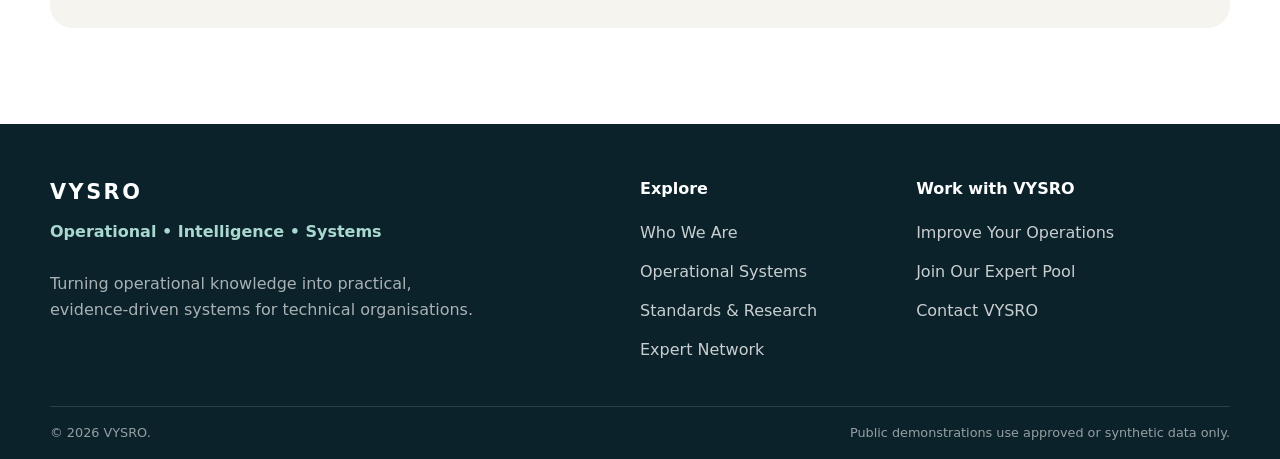
<file: experts.html>
<!doctype html>
<html lang="en">
<head>
  <meta charset="utf-8">
  <meta name="viewport" content="width=device-width, initial-scale=1">
  <meta name="theme-color" content="#ffffff">
  <title>Experts | VYSRO</title>
  <meta name="description" content="VYSRO operational intelligence, standards, engineering, research and technical systems.">
  <link rel="stylesheet" href="assets/css/styles.css">
  <script defer src="assets/js/main.js"></script>
</head>
<body>
  <a class="skip-link" href="#main">Skip to content</a>
  <header class="site-header">
  <div class="container nav-wrap">
    <a class="brand" href="index.html" aria-label="VYSRO home">
      <img class="brand-logo" src="assets/logo/vysro-logo.webp" alt="VYSRO — Operational Intelligence Systems">
    </a>
    <button class="menu-button" type="button" aria-expanded="false" aria-controls="site-menu" data-menu-button>
      <span class="sr-only">Toggle navigation</span><span aria-hidden="true">Menu</span>
    </button>
    <nav id="site-menu" class="site-nav" aria-label="Primary" data-menu>
      <a href="index.html">Home</a>
      <a href="who-we-are.html">Who We Are</a>
      <a href="operational-systems.html">Operational Systems</a>
      <a href="standards-research.html">Standards &amp; Research</a>
      <a href="experts.html">Expert Network</a>
      <a href="insights.html">Insights</a>
      <a href="contact.html">Contact</a>
      <div class="nav-actions">
        <a class="button button--secondary button--small" href="contact.html#operations">Improve Your Operations</a>
        <a class="button button--primary button--small" href="experts.html">Join Our Expert Pool</a>
      </div>
    </nav>
  </div>
</header>
  <main id="main">
<section class="page-hero section"><div class="container narrow"><p class="eyebrow">VYSRO Expert Network</p><h1>Bring your technical expertise into a broader delivery network.</h1><p class="lead">We are building a multidisciplinary pool of specialists who may be matched to engineering, standards, research, field, quality and advisory assignments.</p><div class="actions"><a class="button button--primary" href="#register">Register Your Profile</a></div></div></section>
<section class="section"><div class="container"><div class="grid expert-grid"><article class="card"><h2>Why join?</h2><p>Make your expertise easier to identify when VYSRO screens relevant technical assignments, research work, bids or delivery partnerships.</p></article><article class="card"><h2>Who should join?</h2><p>Engineers, standards specialists, researchers, quality professionals, MEL specialists, environmental professionals, economists, field specialists and other domain experts.</p></article><article class="card"><h2>How matching works</h2><p>Profile registration → capability classification → relevant opportunity matching → direct contact → explicit consent before any use or submission.</p></article><article class="card"><h2>What happens next?</h2><p>Registration creates an expert profile for review. It does not guarantee an assignment. If a relevant need arises, VYSRO contacts you before using your information for that opportunity.</p></article></div></div></section>
<section id="register" class="section systems-preview"><div class="container form-layout"><div><p class="eyebrow">Register your profile</p><h2>Join the VYSRO Expert Pool</h2><p class="lead">Complete the profile below. At this MVP stage, CV files are deliberately not uploaded through ordinary Netlify Forms because CVs contain personal information. If your profile is relevant, VYSRO will request your CV through an approved secure channel.</p><div class="notice">Your profile submission is handled as form data and is not stored in the public GitHub repository. Read the <a href="privacy.html">VYSRO privacy notice</a> before submitting.</div></div>
<form class="form-card" name="expert-pool" method="POST" data-netlify="true" netlify-honeypot="bot-field">
<input type="hidden" name="form-name" value="expert-pool"><p class="honeypot"><label>Do not fill this out if you are human: <input name="bot-field"></label></p>
<div class="form-grid"><label>Full name <input type="text" name="full-name" autocomplete="name" required></label><label>Email <input type="email" name="email" autocomplete="email" required></label><label>Phone <input type="tel" name="phone" autocomplete="tel"></label><label>Country <input type="text" name="country" autocomplete="country-name" required></label><label>Professional title <input type="text" name="professional-title" required></label><label>Discipline <input type="text" name="discipline" required></label><label class="form-span">Core expertise <textarea name="expertise" rows="4" required></textarea></label><label>Years of experience <input type="number" name="years-experience" min="0" max="70" inputmode="numeric"></label><label>Regions / countries of experience <input type="text" name="regions"></label><label class="form-span">Sector experience <textarea name="sectors" rows="3"></textarea></label><label>Languages <input type="text" name="languages"></label><label>LinkedIn / professional profile <input type="url" name="linkedin" inputmode="url"></label><label>Availability <select name="availability" required><option value="">Select</option><option>Available now</option><option>Available for short assignments</option><option>Available for long assignments</option><option>Available case-by-case</option></select></label></div>
<div class="cv-security-note"><strong>CV collection:</strong> CV upload is not active in this MVP. VYSRO will request it through a secure channel when required.</div>
<label class="consent"><input type="checkbox" name="consent" required> <span>I consent to VYSRO retaining and processing the information I submit for expert-profile administration and potential opportunity matching, subject to the <a href="privacy.html">VYSRO privacy notice</a>.</span></label>
<button class="button button--primary" type="submit">Register Expert Profile</button>
</form></div></section>
<section class="section"><div class="container cta-panel"><div><p class="eyebrow">Privacy &amp; consent</p><h2>Your profile is for expert-network administration and matching.</h2><p>VYSRO does not sell expert information and registration does not guarantee assignment.</p></div><a class="button button--secondary" href="privacy.html">Read Privacy Notice</a></div></section>
</main>
  <footer class="site-footer">
  <div class="container footer-grid">
    <div>
      <p class="footer-brand">VYSRO</p>
      <p class="footer-descriptor">Operational • Intelligence • Systems</p>
      <p class="footer-note">Turning operational knowledge into practical, evidence-driven systems for technical organisations.</p>
    </div>
    <div>
      <p class="footer-heading">Explore</p>
      <a href="who-we-are.html">Who We Are</a>
      <a href="operational-systems.html">Operational Systems</a>
      <a href="standards-research.html">Standards &amp; Research</a>
      <a href="experts.html">Expert Network</a>
    </div>
    <div>
      <p class="footer-heading">Work with VYSRO</p>
      <a href="contact.html#operations">Improve Your Operations</a>
      <a href="experts.html">Join Our Expert Pool</a>
      <a href="contact.html">Contact VYSRO</a>
    </div>
  </div>
  <div class="container footer-bottom"><span>© 2026 VYSRO.</span><span>Public demonstrations use approved or synthetic data only.</span></div>
</footer>
</body>
</html>
</file>
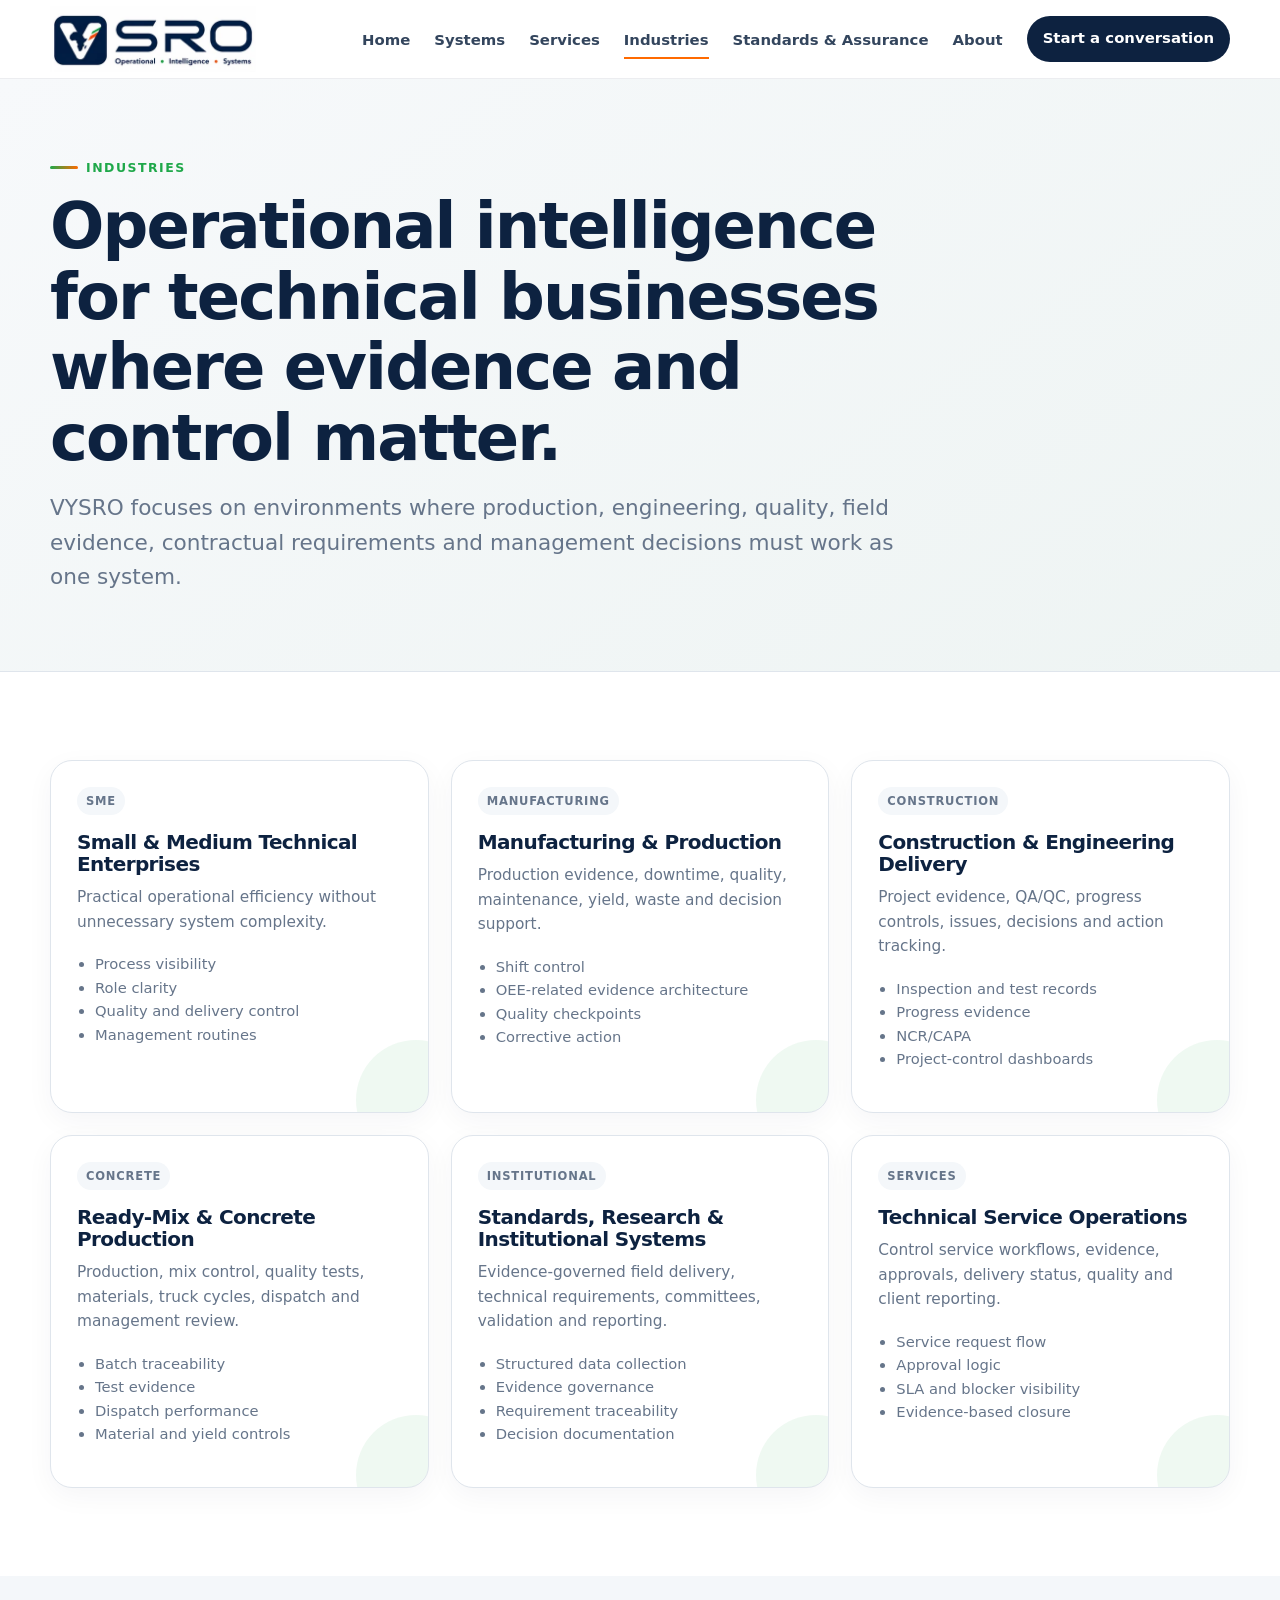
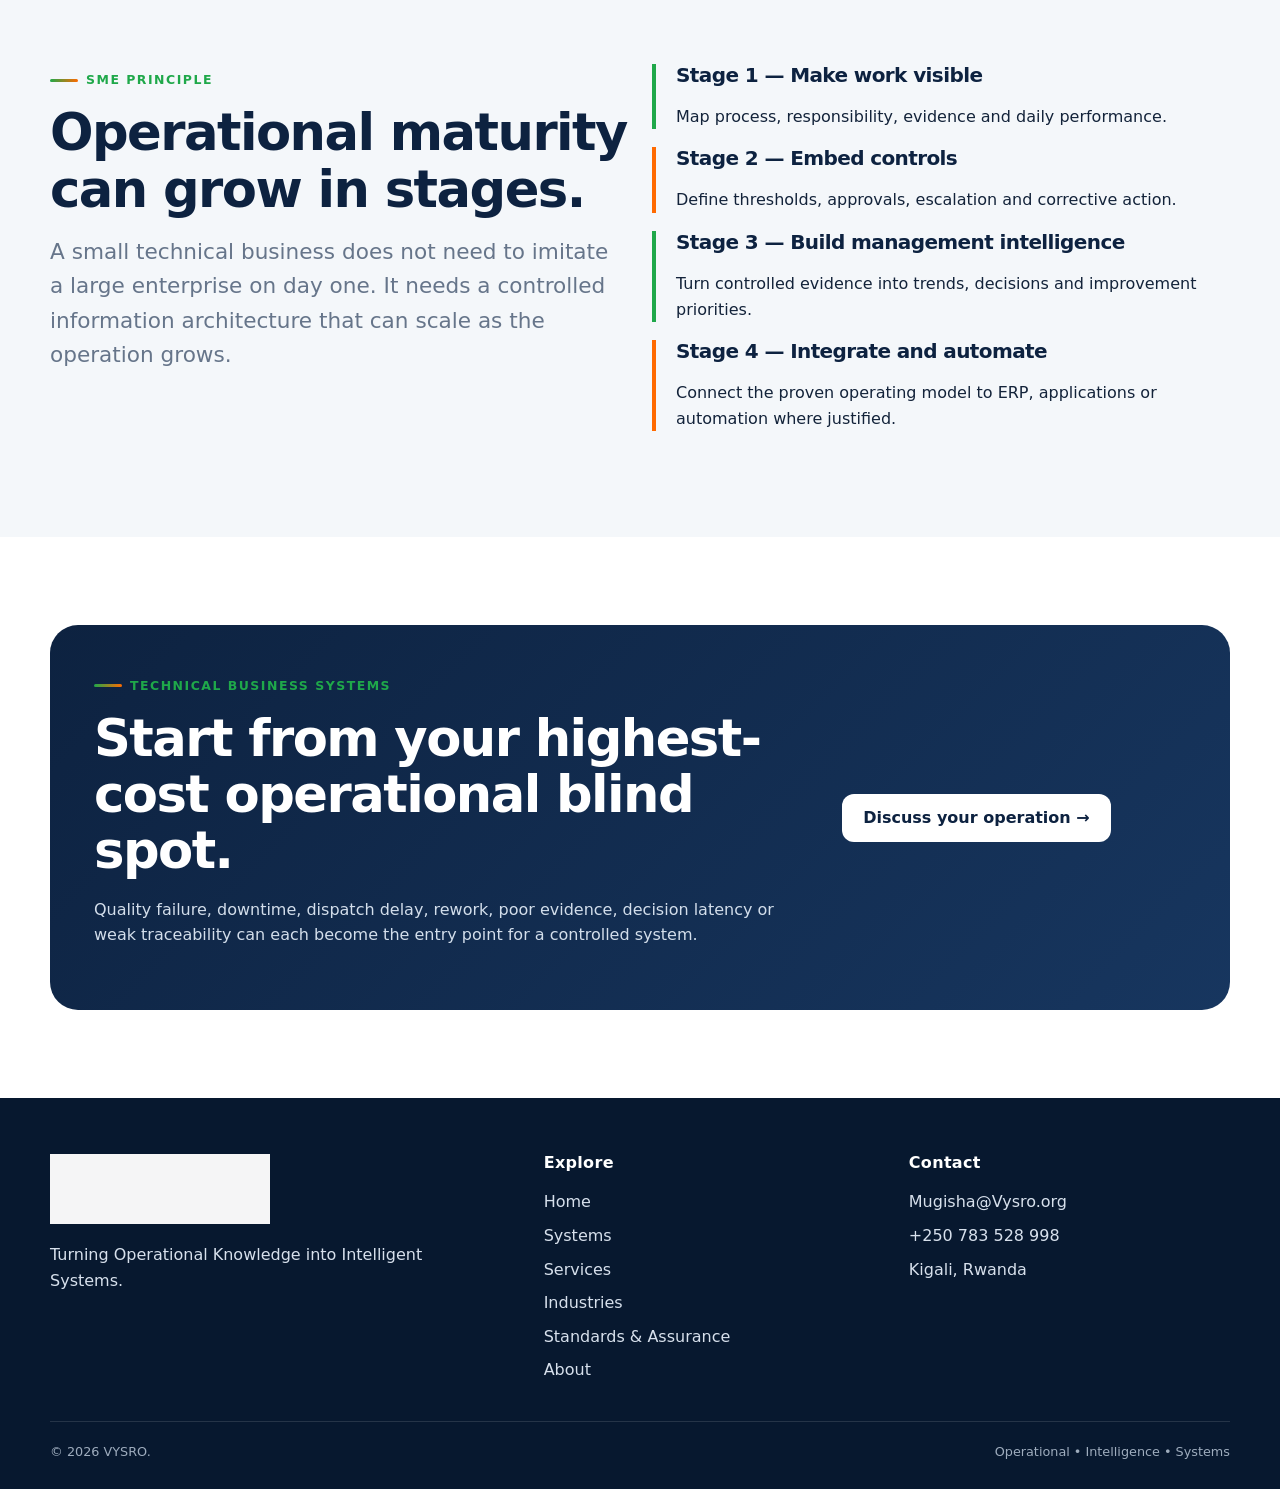
<file: industries.html>
<!doctype html><html lang="en"><head><meta charset="utf-8"><meta name="viewport" content="width=device-width,initial-scale=1"><meta name="description" content="VYSRO operational intelligence for SMEs, manufacturing, production, construction, ready-mix and technical service organizations."><title>Industries | VYSRO</title><link rel="stylesheet" href="assets/styles.css"></head><body><header class="site-header"><div class="container nav-wrap"><a class="brand" href="index.html"><img src="assets/vysro-logo.svg" alt="VYSRO — Operational Intelligence Systems"></a><button class="menu-button" data-menu-button aria-expanded="false" aria-controls="primary-nav">☰</button><nav class="nav-links" id="primary-nav" data-nav><a href="index.html">Home</a><a href="systems.html">Systems</a><a href="services.html">Services</a><a href="industries.html" aria-current="page">Industries</a><a href="standards.html">Standards & Assurance</a><a href="about.html">About</a><a class="nav-cta" href="mailto:Mugisha@Vysro.org">Start a conversation</a></nav></div></header><main><section class="page-hero"><div class="container"><div class="eyebrow">Industries</div><h1>Operational intelligence for technical businesses where evidence and control matter.</h1><p class="lead">VYSRO focuses on environments where production, engineering, quality, field evidence, contractual requirements and management decisions must work as one system.</p></div></section><section class="section"><div class="container"><div class="grid-3"><article class="card system-card"><span class="label">SME</span><h3>Small & Medium Technical Enterprises</h3><p>Practical operational efficiency without unnecessary system complexity.</p><ul><li>Process visibility</li><li>Role clarity</li><li>Quality and delivery control</li><li>Management routines</li></ul></article><article class="card system-card"><span class="label">Manufacturing</span><h3>Manufacturing & Production</h3><p>Production evidence, downtime, quality, maintenance, yield, waste and decision support.</p><ul><li>Shift control</li><li>OEE-related evidence architecture</li><li>Quality checkpoints</li><li>Corrective action</li></ul></article><article class="card system-card"><span class="label">Construction</span><h3>Construction & Engineering Delivery</h3><p>Project evidence, QA/QC, progress controls, issues, decisions and action tracking.</p><ul><li>Inspection and test records</li><li>Progress evidence</li><li>NCR/CAPA</li><li>Project-control dashboards</li></ul></article><article class="card system-card"><span class="label">Concrete</span><h3>Ready-Mix & Concrete Production</h3><p>Production, mix control, quality tests, materials, truck cycles, dispatch and management review.</p><ul><li>Batch traceability</li><li>Test evidence</li><li>Dispatch performance</li><li>Material and yield controls</li></ul></article><article class="card system-card"><span class="label">Institutional</span><h3>Standards, Research & Institutional Systems</h3><p>Evidence-governed field delivery, technical requirements, committees, validation and reporting.</p><ul><li>Structured data collection</li><li>Evidence governance</li><li>Requirement traceability</li><li>Decision documentation</li></ul></article><article class="card system-card"><span class="label">Services</span><h3>Technical Service Operations</h3><p>Control service workflows, evidence, approvals, delivery status, quality and client reporting.</p><ul><li>Service request flow</li><li>Approval logic</li><li>SLA and blocker visibility</li><li>Evidence-based closure</li></ul></article></div></div></section><section class="section section-soft"><div class="container grid-2"><div><div class="eyebrow">SME principle</div><h2>Operational maturity can grow in stages.</h2><p class="lead">A small technical business does not need to imitate a large enterprise on day one. It needs a controlled information architecture that can scale as the operation grows.</p></div><div><div class="pillar"><h3>Stage 1 — Make work visible</h3><p>Map process, responsibility, evidence and daily performance.</p></div><div class="pillar orange"><h3>Stage 2 — Embed controls</h3><p>Define thresholds, approvals, escalation and corrective action.</p></div><div class="pillar"><h3>Stage 3 — Build management intelligence</h3><p>Turn controlled evidence into trends, decisions and improvement priorities.</p></div><div class="pillar orange"><h3>Stage 4 — Integrate and automate</h3><p>Connect the proven operating model to ERP, applications or automation where justified.</p></div></div></div></section><section class="section"><div class="container band"><div><div class="eyebrow">Technical business systems</div><h2>Start from your highest-cost operational blind spot.</h2><p>Quality failure, downtime, dispatch delay, rework, poor evidence, decision latency or weak traceability can each become the entry point for a controlled system.</p></div><div><a class="btn btn-light" href="mailto:Mugisha@Vysro.org?subject=VYSRO%20Technical%20Business%20Systems">Discuss your operation →</a></div></div></section></main><footer class="footer"><div class="container"><div class="footer-grid"><div><a class="brand" href="index.html"><img src="assets/vysro-logo.svg" alt="VYSRO"></a><p style="margin-top:18px">Turning Operational Knowledge into Intelligent Systems.</p></div><div><h3>Explore</h3><div class="footer-links"><a href="index.html">Home</a><a href="systems.html">Systems</a><a href="services.html">Services</a><a href="industries.html">Industries</a><a href="standards.html">Standards & Assurance</a><a href="about.html">About</a></div></div><div><h3>Contact</h3><div class="footer-links"><a href="mailto:Mugisha@Vysro.org">Mugisha@Vysro.org</a><a href="tel:+250783528998">+250 783 528 998</a><span>Kigali, Rwanda</span></div></div></div><div class="footer-bottom"><span>© <span data-year></span> VYSRO.</span><span>Operational • Intelligence • Systems</span></div></div></footer><script src="assets/app.js"></script></body></html>
</file>
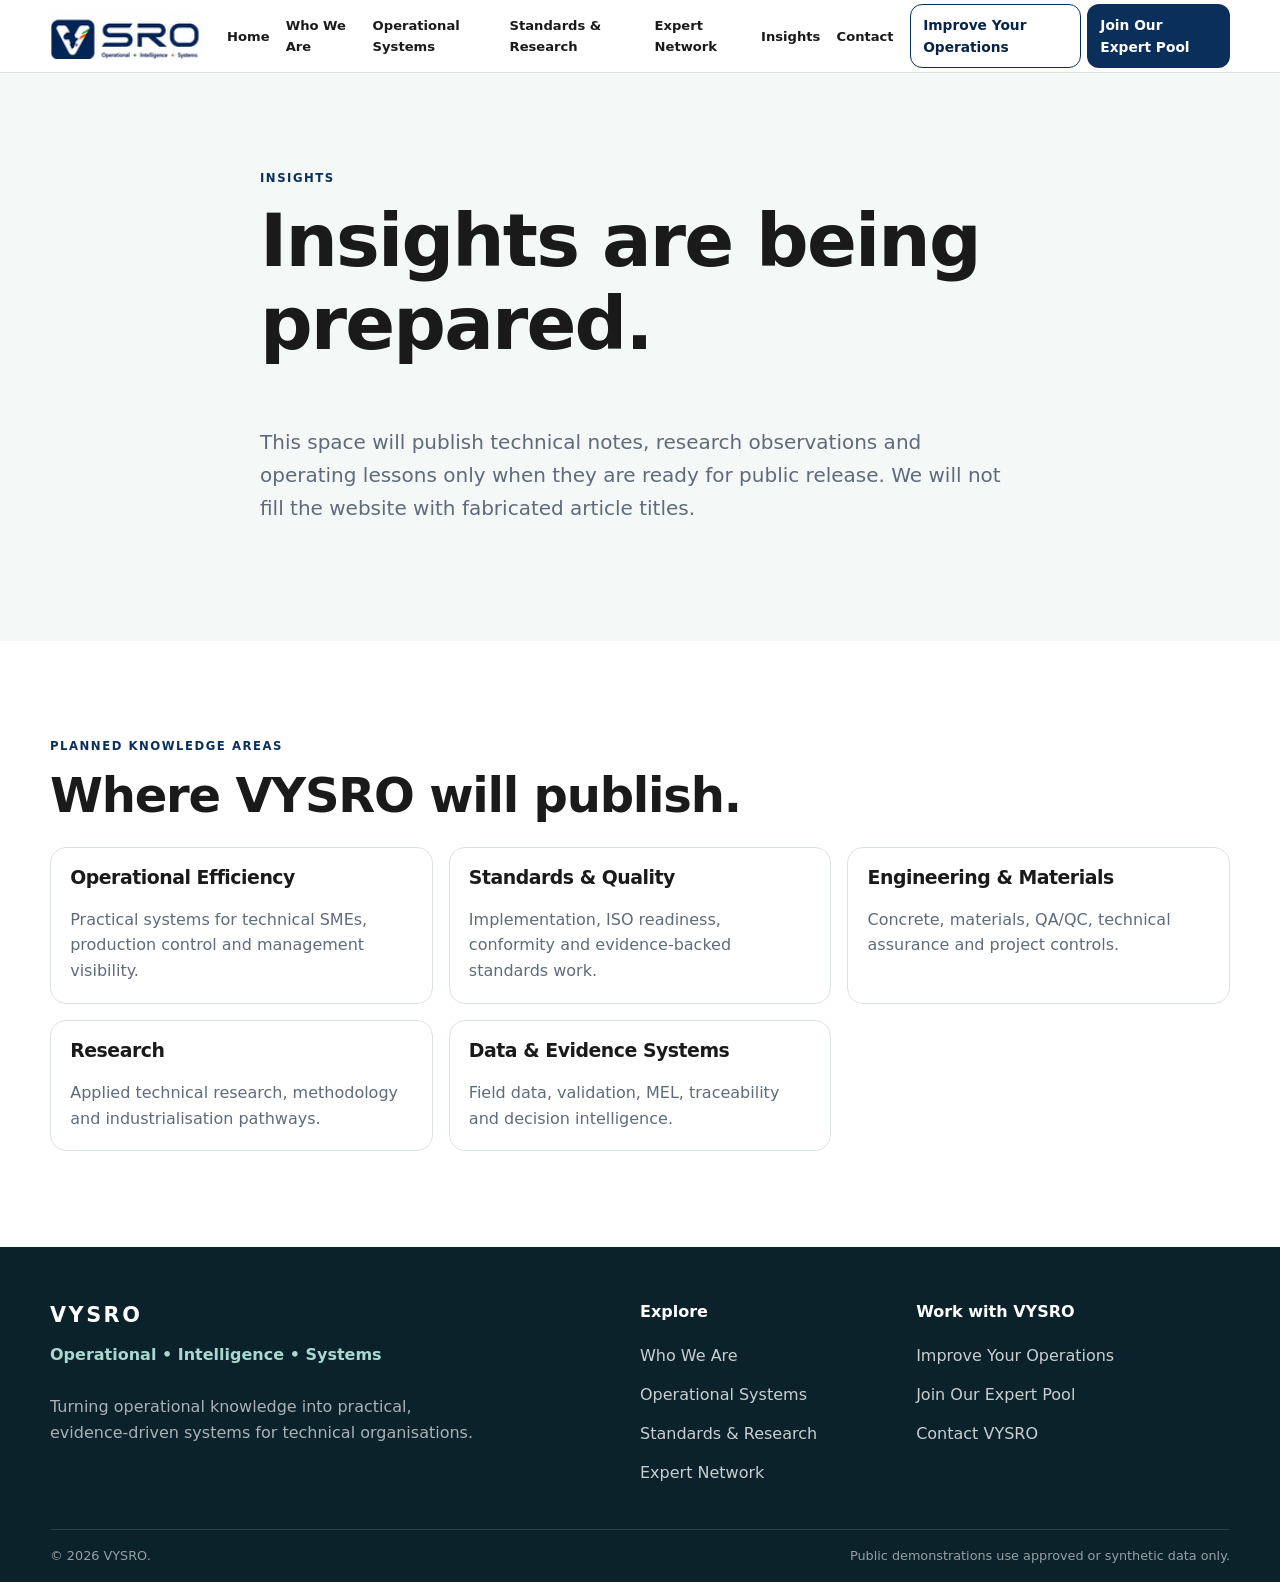
<file: insights.html>
<!doctype html>
<html lang="en">
<head>
  <meta charset="utf-8">
  <meta name="viewport" content="width=device-width, initial-scale=1">
  <meta name="theme-color" content="#ffffff">
  <title>Insights | VYSRO</title>
  <meta name="description" content="VYSRO operational intelligence, standards, engineering, research and technical systems.">
  <link rel="stylesheet" href="assets/css/styles.css">
  <script defer src="assets/js/main.js"></script>
</head>
<body>
  <a class="skip-link" href="#main">Skip to content</a>
  <header class="site-header">
  <div class="container nav-wrap">
    <a class="brand" href="index.html" aria-label="VYSRO home">
      <img class="brand-logo" src="assets/logo/vysro-logo.webp" alt="VYSRO — Operational Intelligence Systems">
    </a>
    <button class="menu-button" type="button" aria-expanded="false" aria-controls="site-menu" data-menu-button>
      <span class="sr-only">Toggle navigation</span><span aria-hidden="true">Menu</span>
    </button>
    <nav id="site-menu" class="site-nav" aria-label="Primary" data-menu>
      <a href="index.html">Home</a>
      <a href="who-we-are.html">Who We Are</a>
      <a href="operational-systems.html">Operational Systems</a>
      <a href="standards-research.html">Standards &amp; Research</a>
      <a href="experts.html">Expert Network</a>
      <a href="insights.html">Insights</a>
      <a href="contact.html">Contact</a>
      <div class="nav-actions">
        <a class="button button--secondary button--small" href="contact.html#operations">Improve Your Operations</a>
        <a class="button button--primary button--small" href="experts.html">Join Our Expert Pool</a>
      </div>
    </nav>
  </div>
</header>
  <main id="main">
<section class="page-hero section"><div class="container narrow"><p class="eyebrow">Insights</p><h1>Insights are being prepared.</h1><p class="lead">This space will publish technical notes, research observations and operating lessons only when they are ready for public release. We will not fill the website with fabricated article titles.</p></div></section>
<section class="section"><div class="container"><div class="section-heading"><div><p class="eyebrow">Planned knowledge areas</p><h2>Where VYSRO will publish.</h2></div></div><div class="grid systems-grid"><article class="card"><h3>Operational Efficiency</h3><p>Practical systems for technical SMEs, production control and management visibility.</p></article><article class="card"><h3>Standards &amp; Quality</h3><p>Implementation, ISO readiness, conformity and evidence-backed standards work.</p></article><article class="card"><h3>Engineering &amp; Materials</h3><p>Concrete, materials, QA/QC, technical assurance and project controls.</p></article><article class="card"><h3>Research</h3><p>Applied technical research, methodology and industrialisation pathways.</p></article><article class="card"><h3>Data &amp; Evidence Systems</h3><p>Field data, validation, MEL, traceability and decision intelligence.</p></article></div></div></section>
</main>
  <footer class="site-footer">
  <div class="container footer-grid">
    <div>
      <p class="footer-brand">VYSRO</p>
      <p class="footer-descriptor">Operational • Intelligence • Systems</p>
      <p class="footer-note">Turning operational knowledge into practical, evidence-driven systems for technical organisations.</p>
    </div>
    <div>
      <p class="footer-heading">Explore</p>
      <a href="who-we-are.html">Who We Are</a>
      <a href="operational-systems.html">Operational Systems</a>
      <a href="standards-research.html">Standards &amp; Research</a>
      <a href="experts.html">Expert Network</a>
    </div>
    <div>
      <p class="footer-heading">Work with VYSRO</p>
      <a href="contact.html#operations">Improve Your Operations</a>
      <a href="experts.html">Join Our Expert Pool</a>
      <a href="contact.html">Contact VYSRO</a>
    </div>
  </div>
  <div class="container footer-bottom"><span>© 2026 VYSRO.</span><span>Public demonstrations use approved or synthetic data only.</span></div>
</footer>
</body>
</html>
</file>
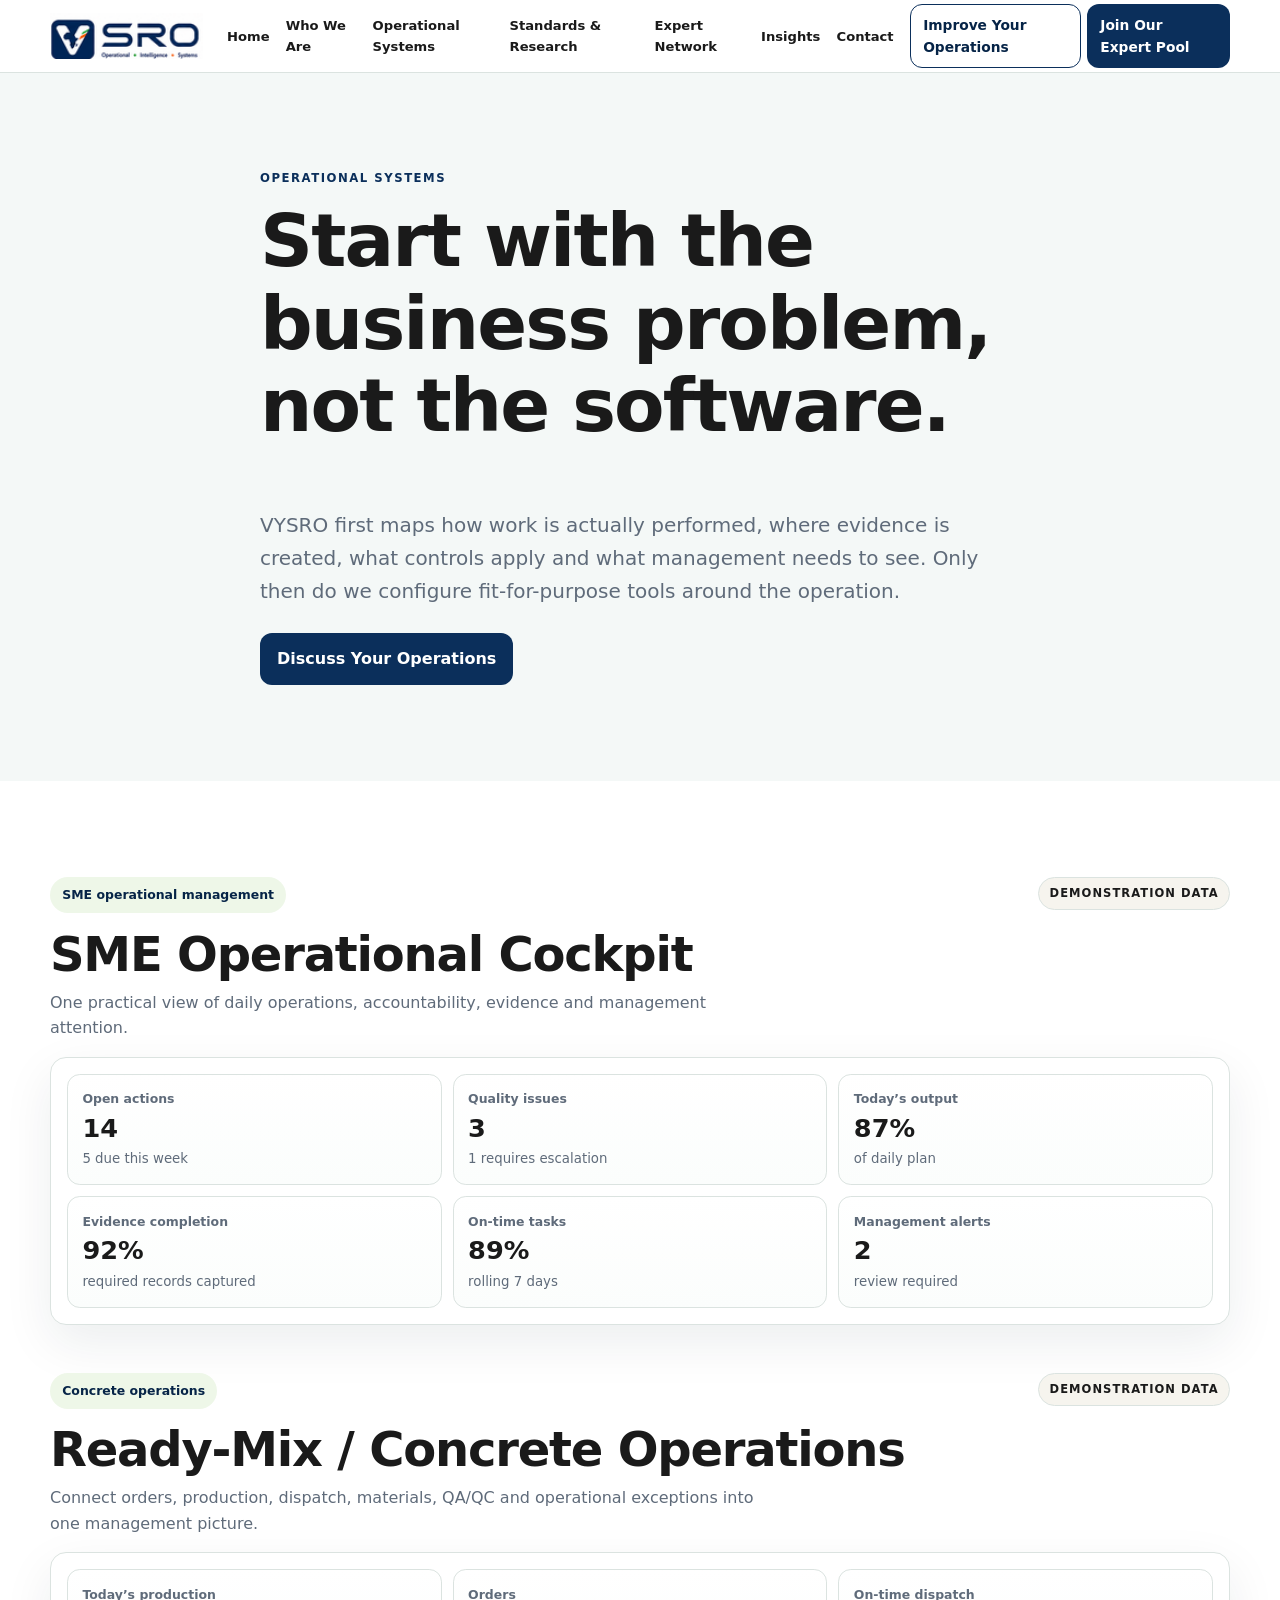
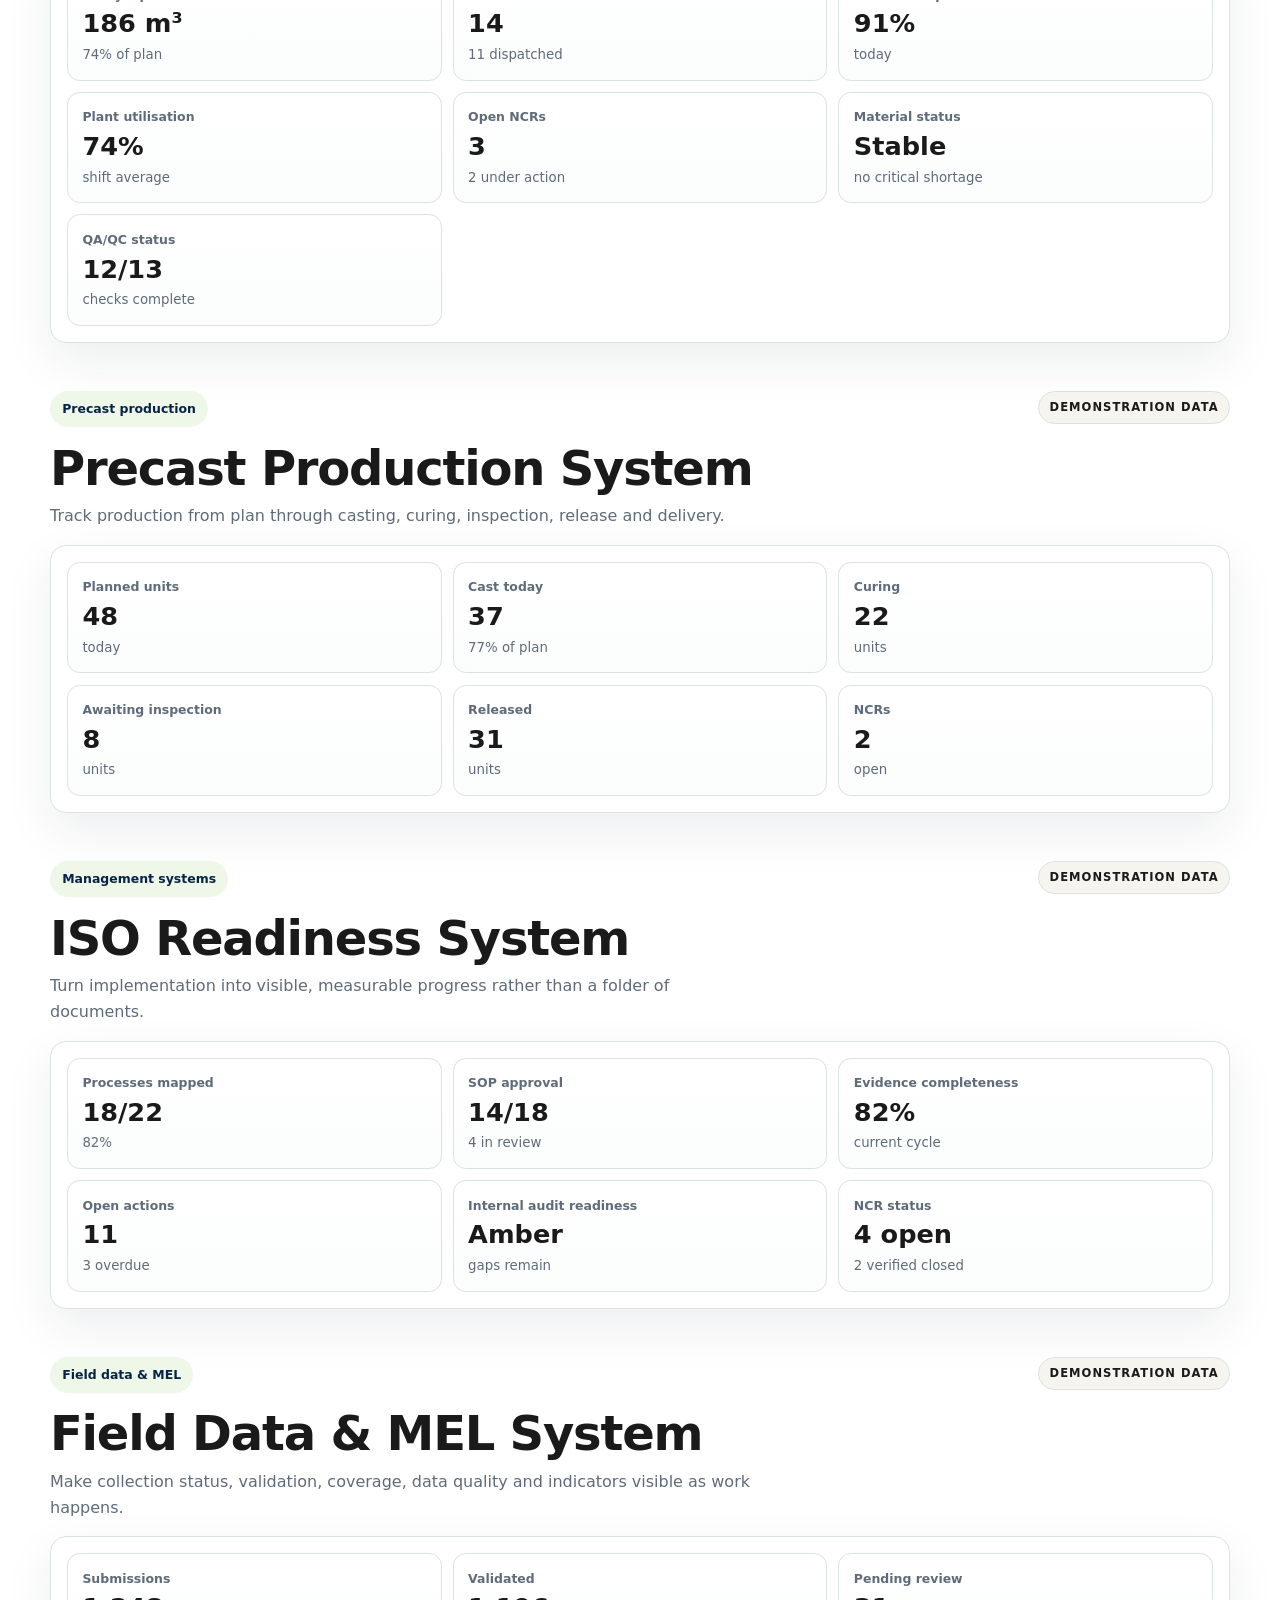
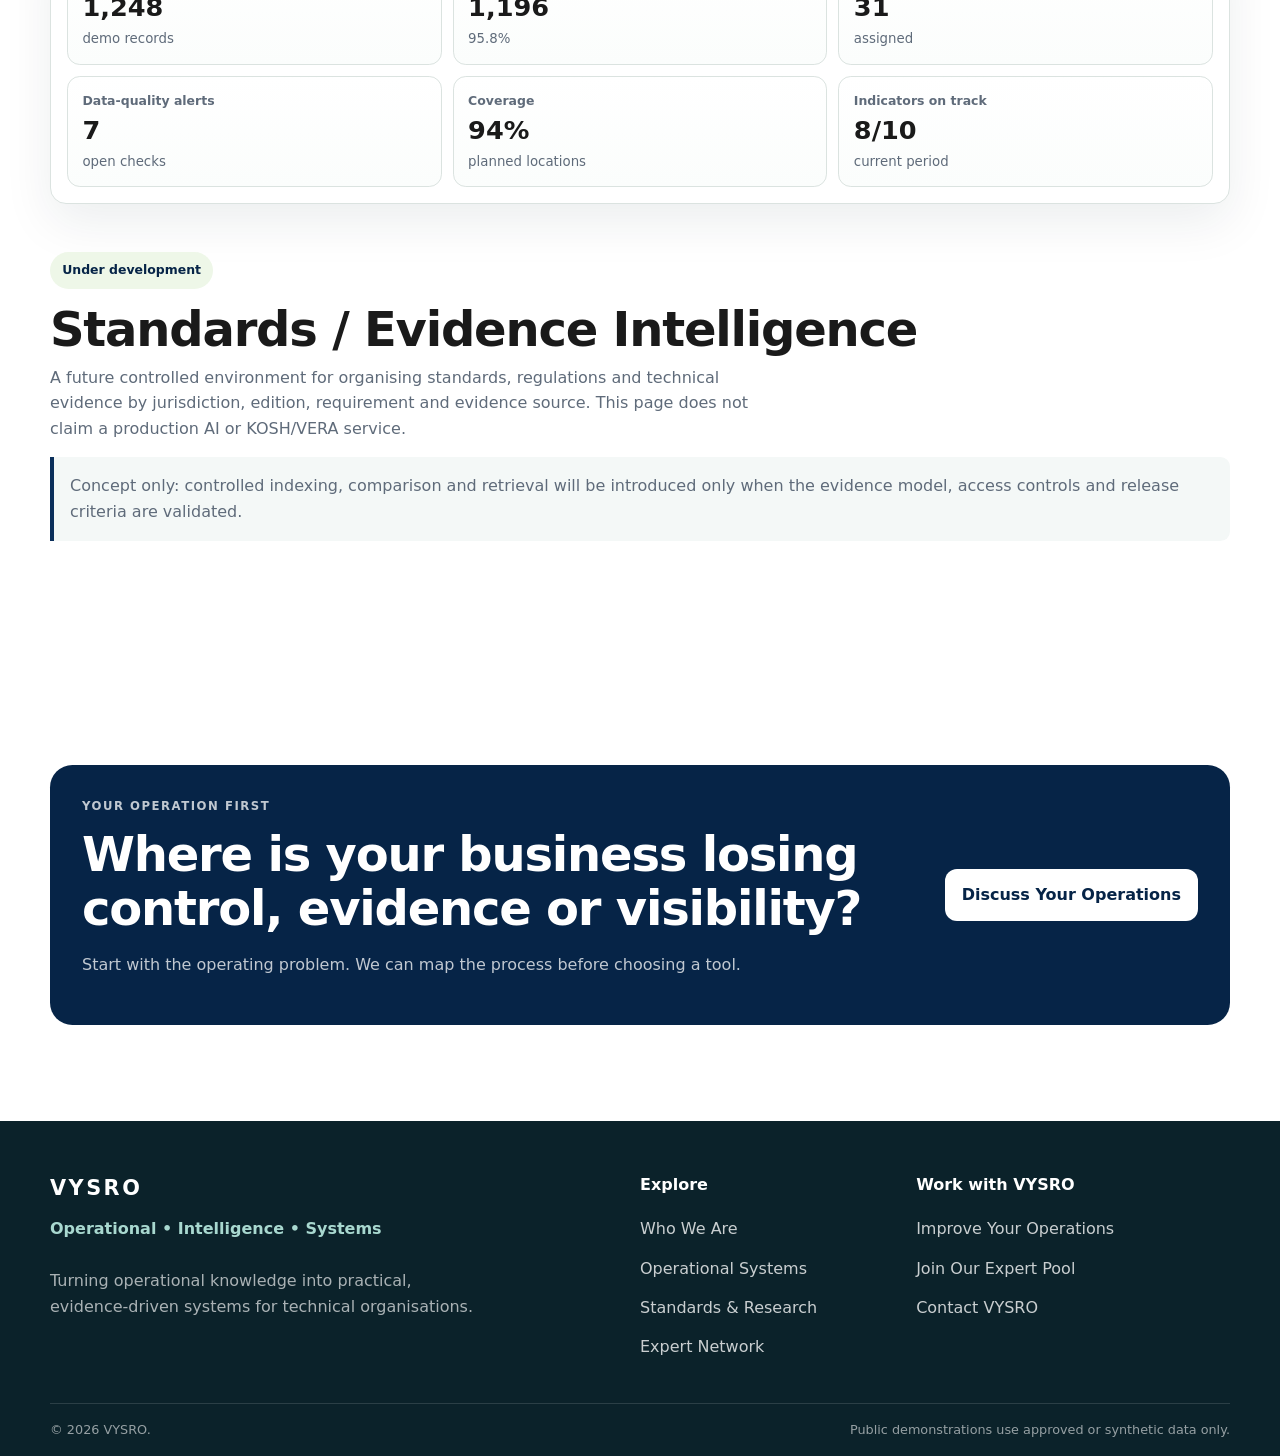
<file: operational-systems.html>
<!doctype html>
<html lang="en">
<head>
  <meta charset="utf-8">
  <meta name="viewport" content="width=device-width, initial-scale=1">
  <meta name="theme-color" content="#ffffff">
  <title>Operational Systems | VYSRO</title>
  <meta name="description" content="VYSRO operational intelligence, standards, engineering, research and technical systems.">
  <link rel="stylesheet" href="assets/css/styles.css">
  <script defer src="assets/js/main.js"></script>
</head>
<body>
  <a class="skip-link" href="#main">Skip to content</a>
  <header class="site-header">
  <div class="container nav-wrap">
    <a class="brand" href="index.html" aria-label="VYSRO home">
      <img class="brand-logo" src="assets/logo/vysro-logo.webp" alt="VYSRO — Operational Intelligence Systems">
    </a>
    <button class="menu-button" type="button" aria-expanded="false" aria-controls="site-menu" data-menu-button>
      <span class="sr-only">Toggle navigation</span><span aria-hidden="true">Menu</span>
    </button>
    <nav id="site-menu" class="site-nav" aria-label="Primary" data-menu>
      <a href="index.html">Home</a>
      <a href="who-we-are.html">Who We Are</a>
      <a href="operational-systems.html">Operational Systems</a>
      <a href="standards-research.html">Standards &amp; Research</a>
      <a href="experts.html">Expert Network</a>
      <a href="insights.html">Insights</a>
      <a href="contact.html">Contact</a>
      <div class="nav-actions">
        <a class="button button--secondary button--small" href="contact.html#operations">Improve Your Operations</a>
        <a class="button button--primary button--small" href="experts.html">Join Our Expert Pool</a>
      </div>
    </nav>
  </div>
</header>
  <main id="main">
<section class="page-hero section"><div class="container narrow"><p class="eyebrow">Operational Systems</p><h1>Start with the business problem, not the software.</h1><p class="lead">VYSRO first maps how work is actually performed, where evidence is created, what controls apply and what management needs to see. Only then do we configure fit-for-purpose tools around the operation.</p><div class="actions"><a class="button button--primary" href="contact.html#operations">Discuss Your Operations</a></div></div></section>
<section class="section systems-demo-list"><div class="container">
<article id="sme-cockpit" class="demo-section"><div class="demo-header"><div><span class="tag">SME operational management</span><h2>SME Operational Cockpit</h2><p>One practical view of daily operations, accountability, evidence and management attention.</p></div><span class="demo-label">Demonstration data</span></div><div class="dashboard-demo dashboard-grid"><div class="dashboard-stat"><span>Open actions</span><strong>14</strong><small>5 due this week</small></div><div class="dashboard-stat"><span>Quality issues</span><strong>3</strong><small>1 requires escalation</small></div><div class="dashboard-stat"><span>Today’s output</span><strong>87%</strong><small>of daily plan</small></div><div class="dashboard-stat"><span>Evidence completion</span><strong>92%</strong><small>required records captured</small></div><div class="dashboard-stat"><span>On-time tasks</span><strong>89%</strong><small>rolling 7 days</small></div><div class="dashboard-stat"><span>Management alerts</span><strong>2</strong><small>review required</small></div></div></article>
<article id="ready-mix" class="demo-section"><div class="demo-header"><div><span class="tag">Concrete operations</span><h2>Ready-Mix / Concrete Operations</h2><p>Connect orders, production, dispatch, materials, QA/QC and operational exceptions into one management picture.</p></div><span class="demo-label">Demonstration data</span></div><div class="dashboard-demo dashboard-grid"><div class="dashboard-stat"><span>Today’s production</span><strong>186 m³</strong><small>74% of plan</small></div><div class="dashboard-stat"><span>Orders</span><strong>14</strong><small>11 dispatched</small></div><div class="dashboard-stat"><span>On-time dispatch</span><strong>91%</strong><small>today</small></div><div class="dashboard-stat"><span>Plant utilisation</span><strong>74%</strong><small>shift average</small></div><div class="dashboard-stat"><span>Open NCRs</span><strong>3</strong><small>2 under action</small></div><div class="dashboard-stat"><span>Material status</span><strong>Stable</strong><small>no critical shortage</small></div><div class="dashboard-stat"><span>QA/QC status</span><strong>12/13</strong><small>checks complete</small></div></div></article>
<article id="precast" class="demo-section"><div class="demo-header"><div><span class="tag">Precast production</span><h2>Precast Production System</h2><p>Track production from plan through casting, curing, inspection, release and delivery.</p></div><span class="demo-label">Demonstration data</span></div><div class="dashboard-demo dashboard-grid"><div class="dashboard-stat"><span>Planned units</span><strong>48</strong><small>today</small></div><div class="dashboard-stat"><span>Cast today</span><strong>37</strong><small>77% of plan</small></div><div class="dashboard-stat"><span>Curing</span><strong>22</strong><small>units</small></div><div class="dashboard-stat"><span>Awaiting inspection</span><strong>8</strong><small>units</small></div><div class="dashboard-stat"><span>Released</span><strong>31</strong><small>units</small></div><div class="dashboard-stat"><span>NCRs</span><strong>2</strong><small>open</small></div></div></article>
<article id="iso-readiness" class="demo-section"><div class="demo-header"><div><span class="tag">Management systems</span><h2>ISO Readiness System</h2><p>Turn implementation into visible, measurable progress rather than a folder of documents.</p></div><span class="demo-label">Demonstration data</span></div><div class="dashboard-demo dashboard-grid"><div class="dashboard-stat"><span>Processes mapped</span><strong>18/22</strong><small>82%</small></div><div class="dashboard-stat"><span>SOP approval</span><strong>14/18</strong><small>4 in review</small></div><div class="dashboard-stat"><span>Evidence completeness</span><strong>82%</strong><small>current cycle</small></div><div class="dashboard-stat"><span>Open actions</span><strong>11</strong><small>3 overdue</small></div><div class="dashboard-stat"><span>Internal audit readiness</span><strong>Amber</strong><small>gaps remain</small></div><div class="dashboard-stat"><span>NCR status</span><strong>4 open</strong><small>2 verified closed</small></div></div></article>
<article id="field-mel" class="demo-section"><div class="demo-header"><div><span class="tag">Field data &amp; MEL</span><h2>Field Data &amp; MEL System</h2><p>Make collection status, validation, coverage, data quality and indicators visible as work happens.</p></div><span class="demo-label">Demonstration data</span></div><div class="dashboard-demo dashboard-grid"><div class="dashboard-stat"><span>Submissions</span><strong>1,248</strong><small>demo records</small></div><div class="dashboard-stat"><span>Validated</span><strong>1,196</strong><small>95.8%</small></div><div class="dashboard-stat"><span>Pending review</span><strong>31</strong><small>assigned</small></div><div class="dashboard-stat"><span>Data-quality alerts</span><strong>7</strong><small>open checks</small></div><div class="dashboard-stat"><span>Coverage</span><strong>94%</strong><small>planned locations</small></div><div class="dashboard-stat"><span>Indicators on track</span><strong>8/10</strong><small>current period</small></div></div></article>
<article id="evidence-intelligence" class="demo-section"><div class="demo-header"><div><span class="tag">Under development</span><h2>Standards / Evidence Intelligence</h2><p>A future controlled environment for organising standards, regulations and technical evidence by jurisdiction, edition, requirement and evidence source. This page does not claim a production AI or KOSH/VERA service.</p></div></div><div class="notice">Concept only: controlled indexing, comparison and retrieval will be introduced only when the evidence model, access controls and release criteria are validated.</div></article>
</div></section>
<section class="section final-cta"><div class="container cta-panel cta-panel--dark"><div><p class="eyebrow">Your operation first</p><h2>Where is your business losing control, evidence or visibility?</h2><p>Start with the operating problem. We can map the process before choosing a tool.</p></div><a class="button button--light" href="contact.html#operations">Discuss Your Operations</a></div></section>
</main>
  <footer class="site-footer">
  <div class="container footer-grid">
    <div>
      <p class="footer-brand">VYSRO</p>
      <p class="footer-descriptor">Operational • Intelligence • Systems</p>
      <p class="footer-note">Turning operational knowledge into practical, evidence-driven systems for technical organisations.</p>
    </div>
    <div>
      <p class="footer-heading">Explore</p>
      <a href="who-we-are.html">Who We Are</a>
      <a href="operational-systems.html">Operational Systems</a>
      <a href="standards-research.html">Standards &amp; Research</a>
      <a href="experts.html">Expert Network</a>
    </div>
    <div>
      <p class="footer-heading">Work with VYSRO</p>
      <a href="contact.html#operations">Improve Your Operations</a>
      <a href="experts.html">Join Our Expert Pool</a>
      <a href="contact.html">Contact VYSRO</a>
    </div>
  </div>
  <div class="container footer-bottom"><span>© 2026 VYSRO.</span><span>Public demonstrations use approved or synthetic data only.</span></div>
</footer>
</body>
</html>
</file>
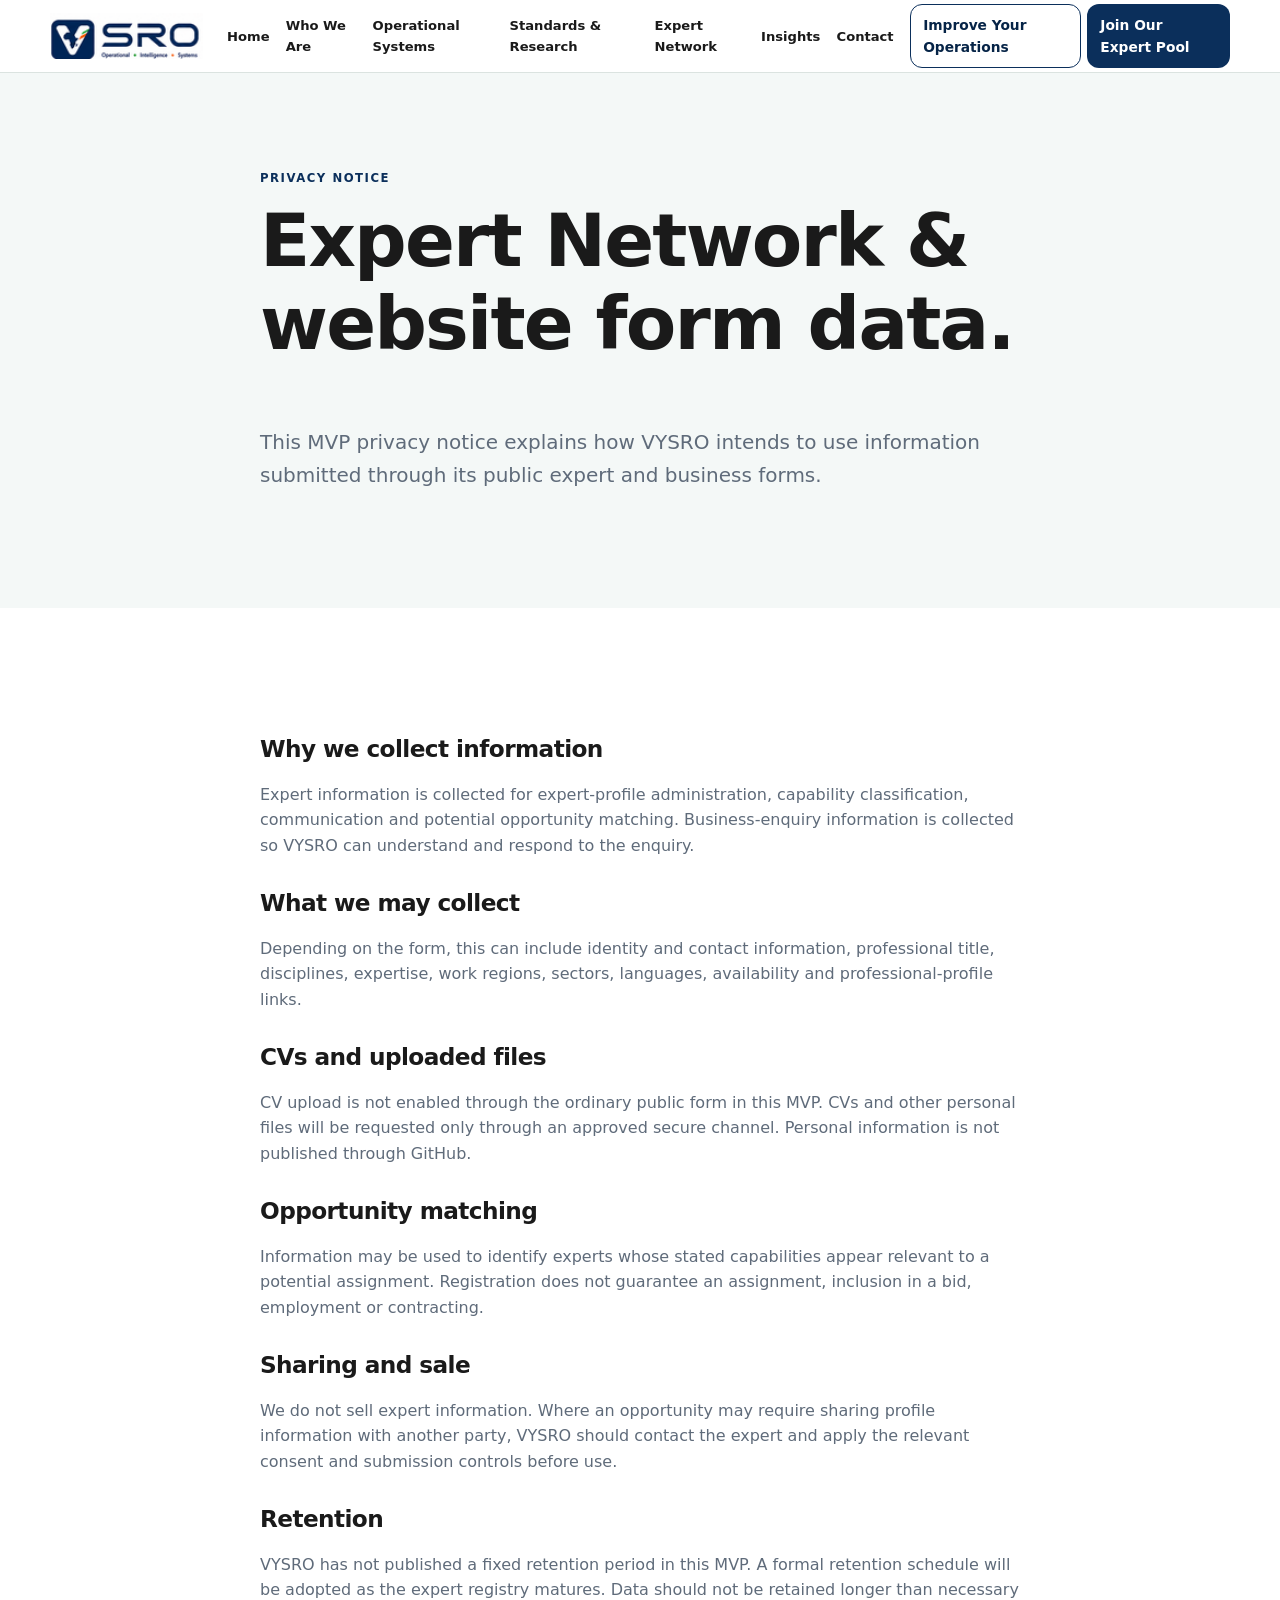
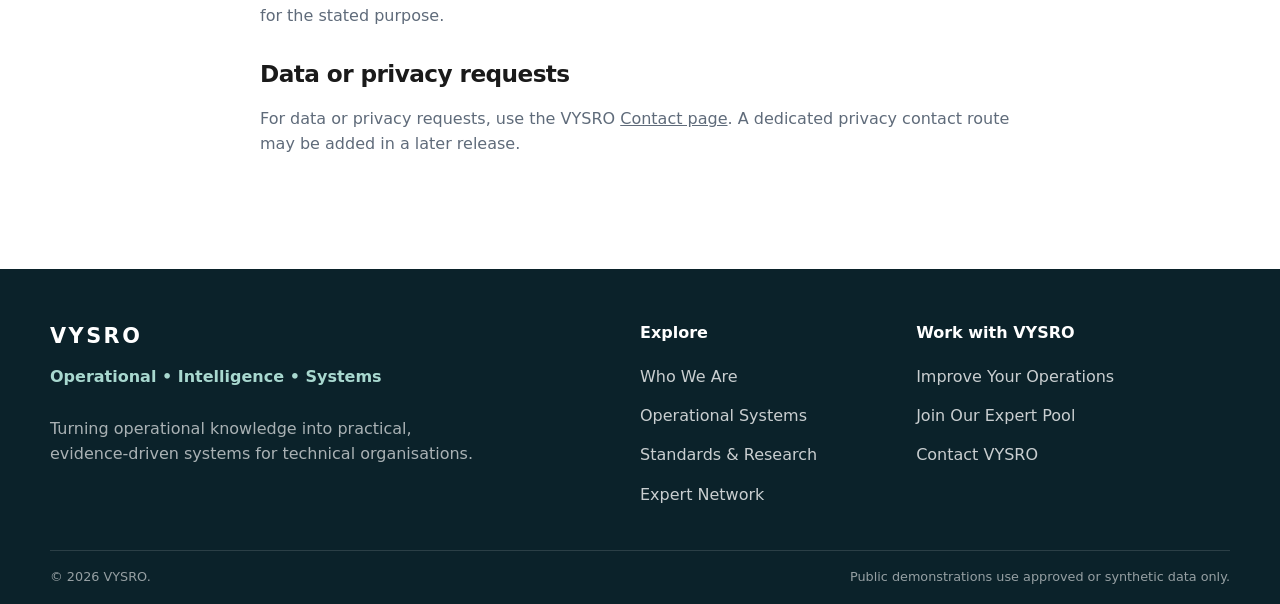
<file: privacy.html>
<!doctype html>
<html lang="en">
<head>
  <meta charset="utf-8">
  <meta name="viewport" content="width=device-width, initial-scale=1">
  <meta name="theme-color" content="#ffffff">
  <title>Privacy | VYSRO</title>
  <meta name="description" content="VYSRO operational intelligence, standards, engineering, research and technical systems.">
  <link rel="stylesheet" href="assets/css/styles.css">
  <script defer src="assets/js/main.js"></script>
</head>
<body>
  <a class="skip-link" href="#main">Skip to content</a>
  <header class="site-header">
  <div class="container nav-wrap">
    <a class="brand" href="index.html" aria-label="VYSRO home">
      <img class="brand-logo" src="assets/logo/vysro-logo.webp" alt="VYSRO — Operational Intelligence Systems">
    </a>
    <button class="menu-button" type="button" aria-expanded="false" aria-controls="site-menu" data-menu-button>
      <span class="sr-only">Toggle navigation</span><span aria-hidden="true">Menu</span>
    </button>
    <nav id="site-menu" class="site-nav" aria-label="Primary" data-menu>
      <a href="index.html">Home</a>
      <a href="who-we-are.html">Who We Are</a>
      <a href="operational-systems.html">Operational Systems</a>
      <a href="standards-research.html">Standards &amp; Research</a>
      <a href="experts.html">Expert Network</a>
      <a href="insights.html">Insights</a>
      <a href="contact.html">Contact</a>
      <div class="nav-actions">
        <a class="button button--secondary button--small" href="contact.html#operations">Improve Your Operations</a>
        <a class="button button--primary button--small" href="experts.html">Join Our Expert Pool</a>
      </div>
    </nav>
  </div>
</header>
  <main id="main"><section class="page-hero section"><div class="container narrow"><p class="eyebrow">Privacy Notice</p><h1>Expert Network &amp; website form data.</h1><p class="lead">This MVP privacy notice explains how VYSRO intends to use information submitted through its public expert and business forms.</p></div></section><section class="section"><div class="container narrow privacy-copy"><h2>Why we collect information</h2><p>Expert information is collected for expert-profile administration, capability classification, communication and potential opportunity matching. Business-enquiry information is collected so VYSRO can understand and respond to the enquiry.</p><h2>What we may collect</h2><p>Depending on the form, this can include identity and contact information, professional title, disciplines, expertise, work regions, sectors, languages, availability and professional-profile links.</p><h2>CVs and uploaded files</h2><p>CV upload is not enabled through the ordinary public form in this MVP. CVs and other personal files will be requested only through an approved secure channel. Personal information is not published through GitHub.</p><h2>Opportunity matching</h2><p>Information may be used to identify experts whose stated capabilities appear relevant to a potential assignment. Registration does not guarantee an assignment, inclusion in a bid, employment or contracting.</p><h2>Sharing and sale</h2><p>We do not sell expert information. Where an opportunity may require sharing profile information with another party, VYSRO should contact the expert and apply the relevant consent and submission controls before use.</p><h2>Retention</h2><p>VYSRO has not published a fixed retention period in this MVP. A formal retention schedule will be adopted as the expert registry matures. Data should not be retained longer than necessary for the stated purpose.</p><h2>Data or privacy requests</h2><p>For data or privacy requests, use the VYSRO <a href="contact.html#technical-enquiry">Contact page</a>. A dedicated privacy contact route may be added in a later release.</p></div></section></main>
  <footer class="site-footer">
  <div class="container footer-grid">
    <div>
      <p class="footer-brand">VYSRO</p>
      <p class="footer-descriptor">Operational • Intelligence • Systems</p>
      <p class="footer-note">Turning operational knowledge into practical, evidence-driven systems for technical organisations.</p>
    </div>
    <div>
      <p class="footer-heading">Explore</p>
      <a href="who-we-are.html">Who We Are</a>
      <a href="operational-systems.html">Operational Systems</a>
      <a href="standards-research.html">Standards &amp; Research</a>
      <a href="experts.html">Expert Network</a>
    </div>
    <div>
      <p class="footer-heading">Work with VYSRO</p>
      <a href="contact.html#operations">Improve Your Operations</a>
      <a href="experts.html">Join Our Expert Pool</a>
      <a href="contact.html">Contact VYSRO</a>
    </div>
  </div>
  <div class="container footer-bottom"><span>© 2026 VYSRO.</span><span>Public demonstrations use approved or synthetic data only.</span></div>
</footer>
</body>
</html>
</file>
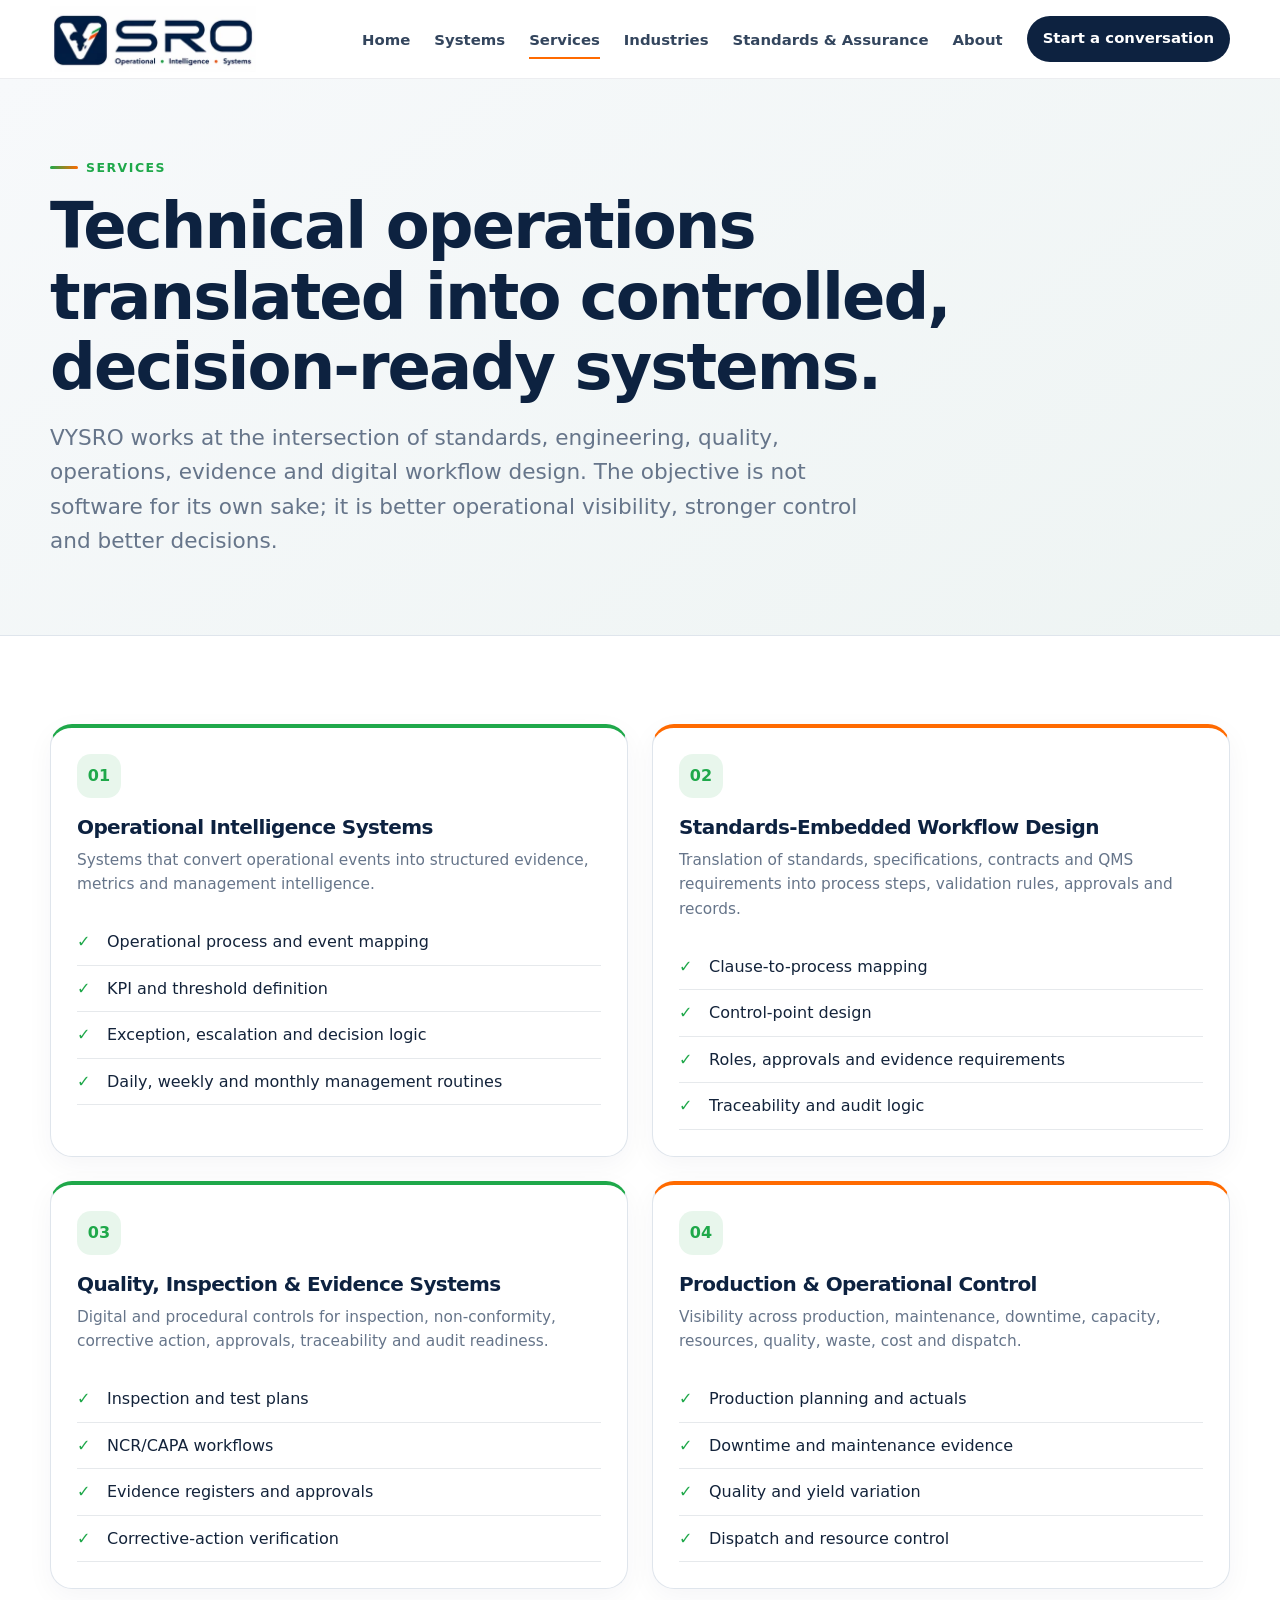
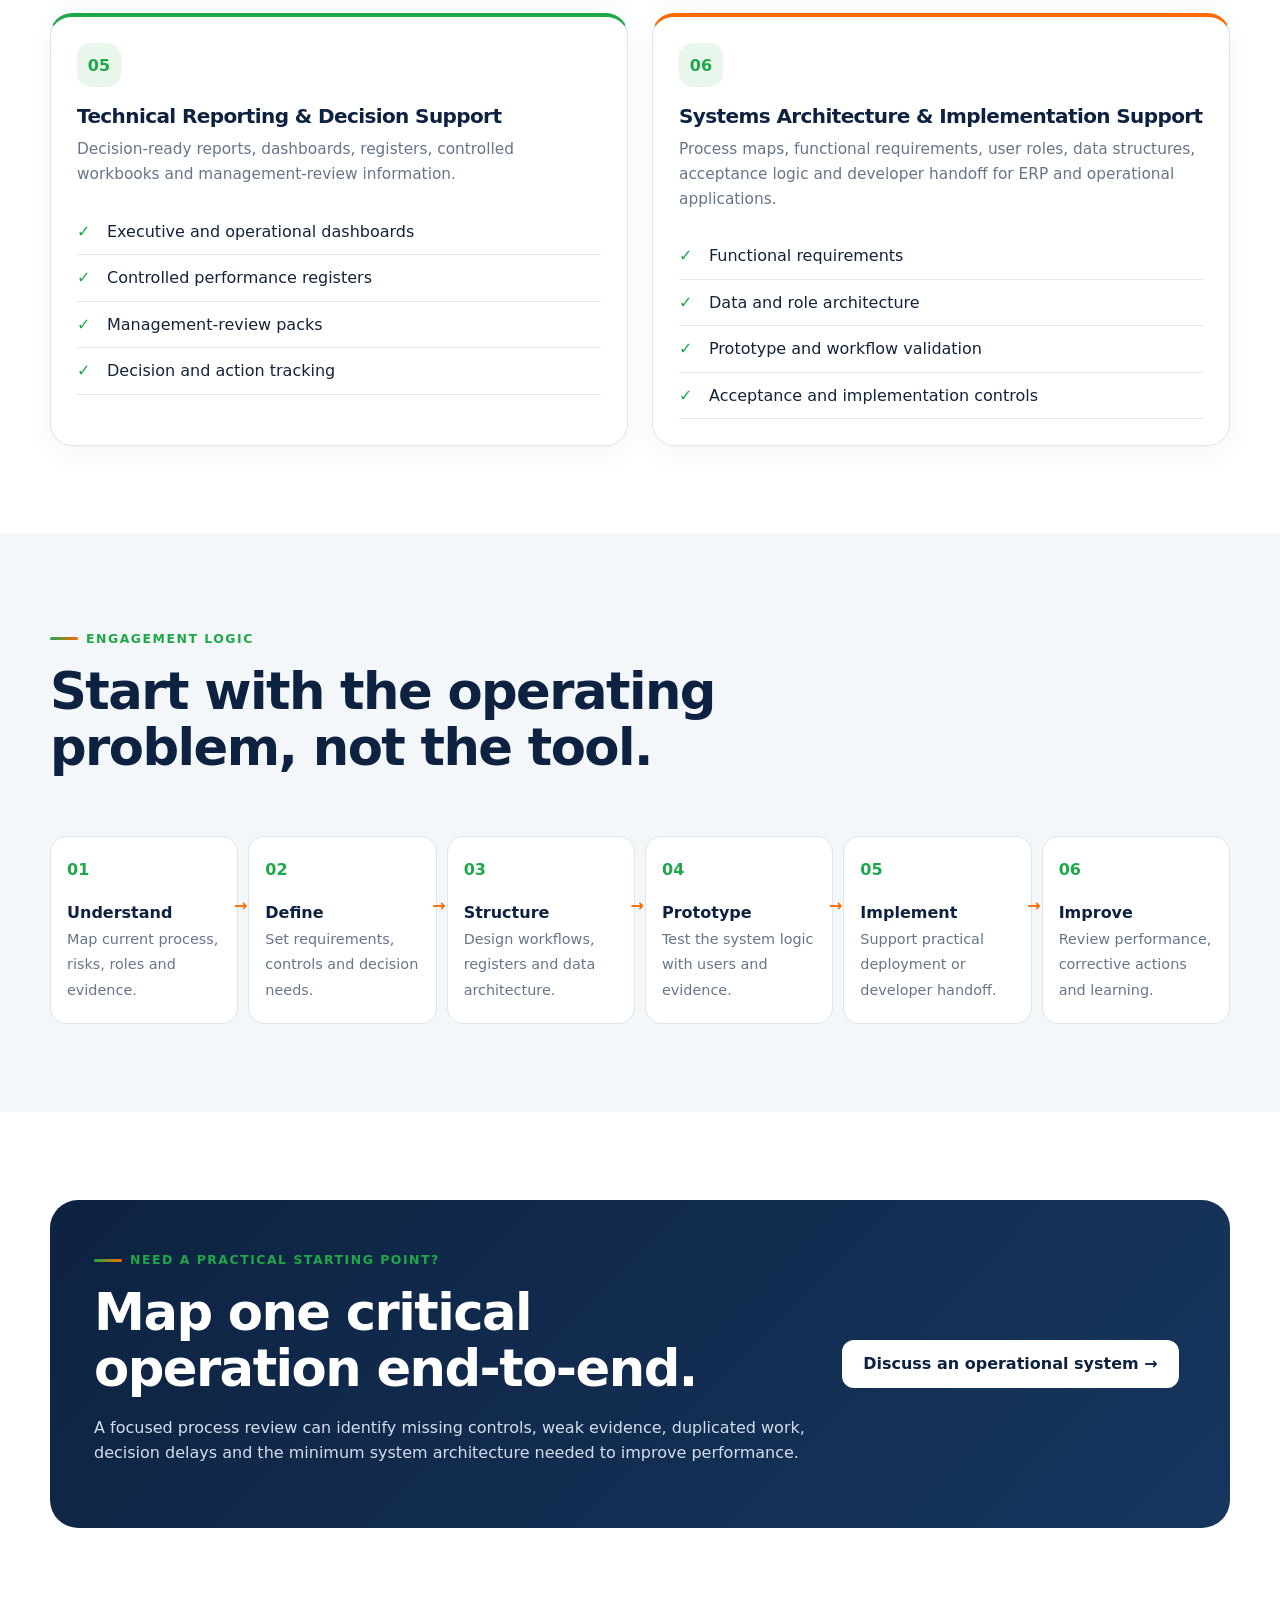
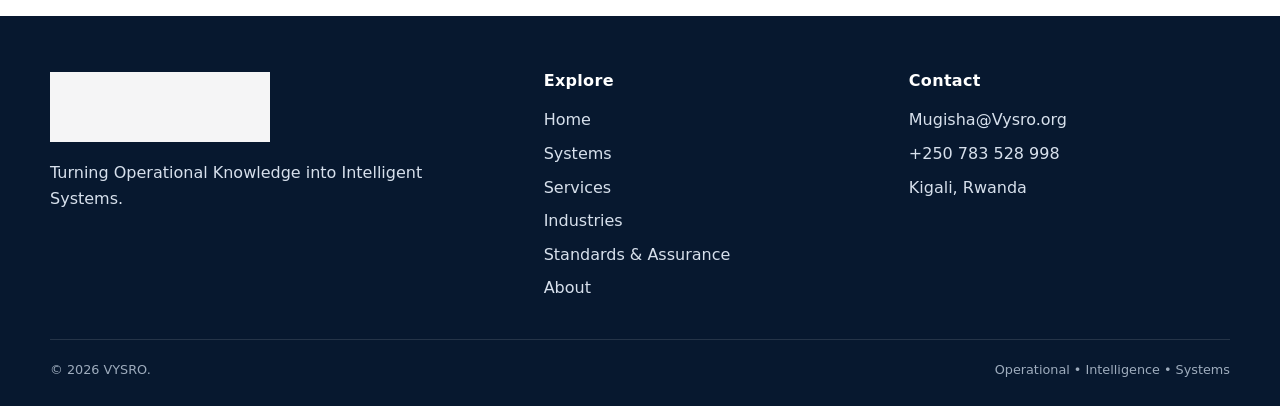
<file: services.html>
<!doctype html><html lang="en"><head><meta charset="utf-8"><meta name="viewport" content="width=device-width,initial-scale=1"><meta name="description" content="VYSRO services in operational intelligence, standards-embedded workflows, quality systems, production control and technical decision support."><title>Services | VYSRO</title><link rel="stylesheet" href="assets/styles.css"></head><body><header class="site-header"><div class="container nav-wrap"><a class="brand" href="index.html"><img src="assets/vysro-logo.svg" alt="VYSRO — Operational Intelligence Systems"></a><button class="menu-button" data-menu-button aria-expanded="false" aria-controls="primary-nav">☰</button><nav class="nav-links" id="primary-nav" data-nav><a href="index.html">Home</a><a href="systems.html">Systems</a><a href="services.html" aria-current="page">Services</a><a href="industries.html">Industries</a><a href="standards.html">Standards & Assurance</a><a href="about.html">About</a><a class="nav-cta" href="mailto:Mugisha@Vysro.org">Start a conversation</a></nav></div></header><main><section class="page-hero"><div class="container"><div class="eyebrow">Services</div><h1>Technical operations translated into controlled, decision-ready systems.</h1><p class="lead">VYSRO works at the intersection of standards, engineering, quality, operations, evidence and digital workflow design. The objective is not software for its own sake; it is better operational visibility, stronger control and better decisions.</p></div></section><section class="section"><div class="container"><div class="grid-2"><article class="card card-accent"><div class="icon-chip">01</div><h3>Operational Intelligence Systems</h3><p>Systems that convert operational events into structured evidence, metrics and management intelligence.</p><ul class="check-list"><li>Operational process and event mapping</li><li>KPI and threshold definition</li><li>Exception, escalation and decision logic</li><li>Daily, weekly and monthly management routines</li></ul></article><article class="card card-accent orange"><div class="icon-chip">02</div><h3>Standards-Embedded Workflow Design</h3><p>Translation of standards, specifications, contracts and QMS requirements into process steps, validation rules, approvals and records.</p><ul class="check-list"><li>Clause-to-process mapping</li><li>Control-point design</li><li>Roles, approvals and evidence requirements</li><li>Traceability and audit logic</li></ul></article><article class="card card-accent"><div class="icon-chip">03</div><h3>Quality, Inspection & Evidence Systems</h3><p>Digital and procedural controls for inspection, non-conformity, corrective action, approvals, traceability and audit readiness.</p><ul class="check-list"><li>Inspection and test plans</li><li>NCR/CAPA workflows</li><li>Evidence registers and approvals</li><li>Corrective-action verification</li></ul></article><article class="card card-accent orange"><div class="icon-chip">04</div><h3>Production & Operational Control</h3><p>Visibility across production, maintenance, downtime, capacity, resources, quality, waste, cost and dispatch.</p><ul class="check-list"><li>Production planning and actuals</li><li>Downtime and maintenance evidence</li><li>Quality and yield variation</li><li>Dispatch and resource control</li></ul></article><article class="card card-accent"><div class="icon-chip">05</div><h3>Technical Reporting & Decision Support</h3><p>Decision-ready reports, dashboards, registers, controlled workbooks and management-review information.</p><ul class="check-list"><li>Executive and operational dashboards</li><li>Controlled performance registers</li><li>Management-review packs</li><li>Decision and action tracking</li></ul></article><article class="card card-accent orange"><div class="icon-chip">06</div><h3>Systems Architecture & Implementation Support</h3><p>Process maps, functional requirements, user roles, data structures, acceptance logic and developer handoff for ERP and operational applications.</p><ul class="check-list"><li>Functional requirements</li><li>Data and role architecture</li><li>Prototype and workflow validation</li><li>Acceptance and implementation controls</li></ul></article></div></div></section><section class="section section-soft"><div class="container"><div class="section-head"><div><div class="eyebrow">Engagement logic</div><h2>Start with the operating problem, not the tool.</h2></div></div><div class="method"><div class="method-step"><b>Understand</b><span class="small">Map current process, risks, roles and evidence.</span></div><div class="method-step"><b>Define</b><span class="small">Set requirements, controls and decision needs.</span></div><div class="method-step"><b>Structure</b><span class="small">Design workflows, registers and data architecture.</span></div><div class="method-step"><b>Prototype</b><span class="small">Test the system logic with users and evidence.</span></div><div class="method-step"><b>Implement</b><span class="small">Support practical deployment or developer handoff.</span></div><div class="method-step"><b>Improve</b><span class="small">Review performance, corrective actions and learning.</span></div></div></div></section><section class="section"><div class="container band"><div><div class="eyebrow">Need a practical starting point?</div><h2>Map one critical operation end-to-end.</h2><p>A focused process review can identify missing controls, weak evidence, duplicated work, decision delays and the minimum system architecture needed to improve performance.</p></div><div><a class="btn btn-light" href="mailto:Mugisha@Vysro.org?subject=VYSRO%20Operational%20System%20Consultation">Discuss an operational system →</a></div></div></section></main><footer class="footer"><div class="container"><div class="footer-grid"><div><a class="brand" href="index.html"><img src="assets/vysro-logo.svg" alt="VYSRO"></a><p style="margin-top:18px">Turning Operational Knowledge into Intelligent Systems.</p></div><div><h3>Explore</h3><div class="footer-links"><a href="index.html">Home</a><a href="systems.html">Systems</a><a href="services.html">Services</a><a href="industries.html">Industries</a><a href="standards.html">Standards & Assurance</a><a href="about.html">About</a></div></div><div><h3>Contact</h3><div class="footer-links"><a href="mailto:Mugisha@Vysro.org">Mugisha@Vysro.org</a><a href="tel:+250783528998">+250 783 528 998</a><span>Kigali, Rwanda</span></div></div></div><div class="footer-bottom"><span>© <span data-year></span> VYSRO.</span><span>Operational • Intelligence • Systems</span></div></div></footer><script src="assets/app.js"></script></body></html>
</file>
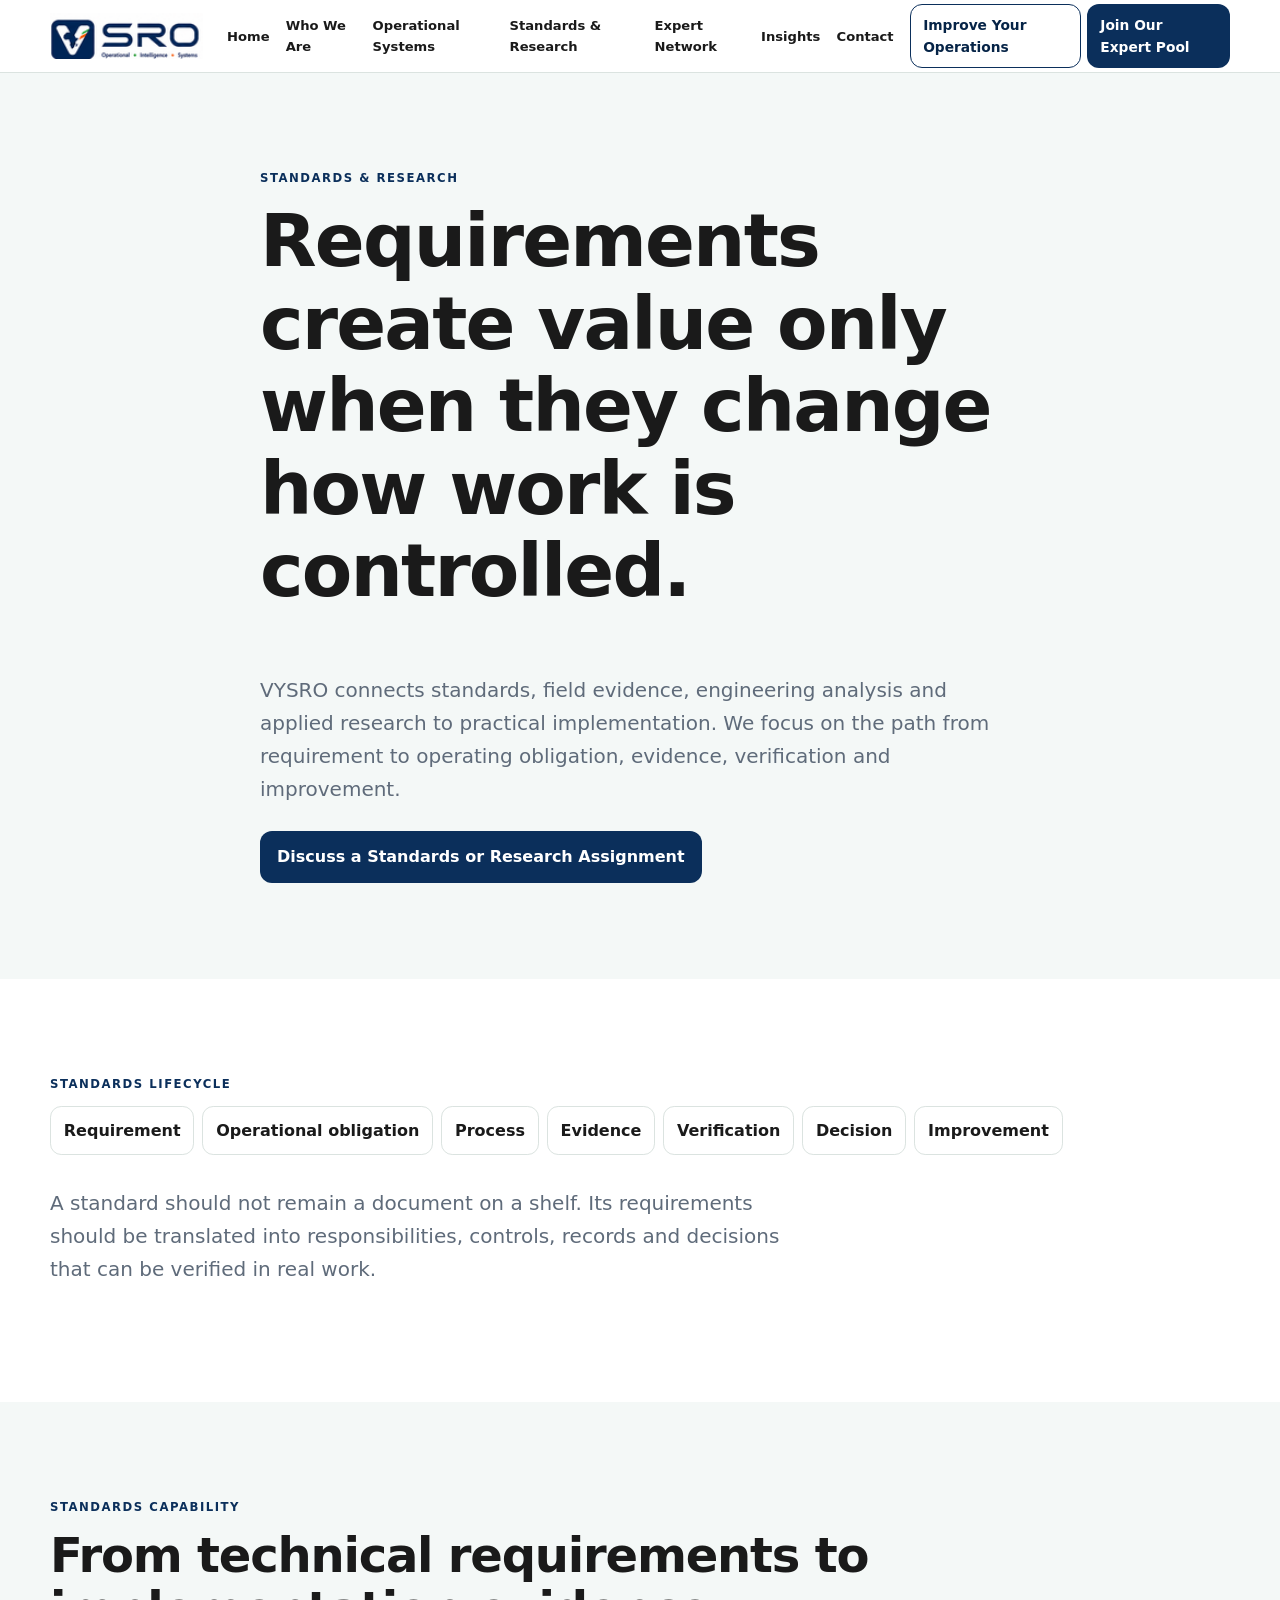
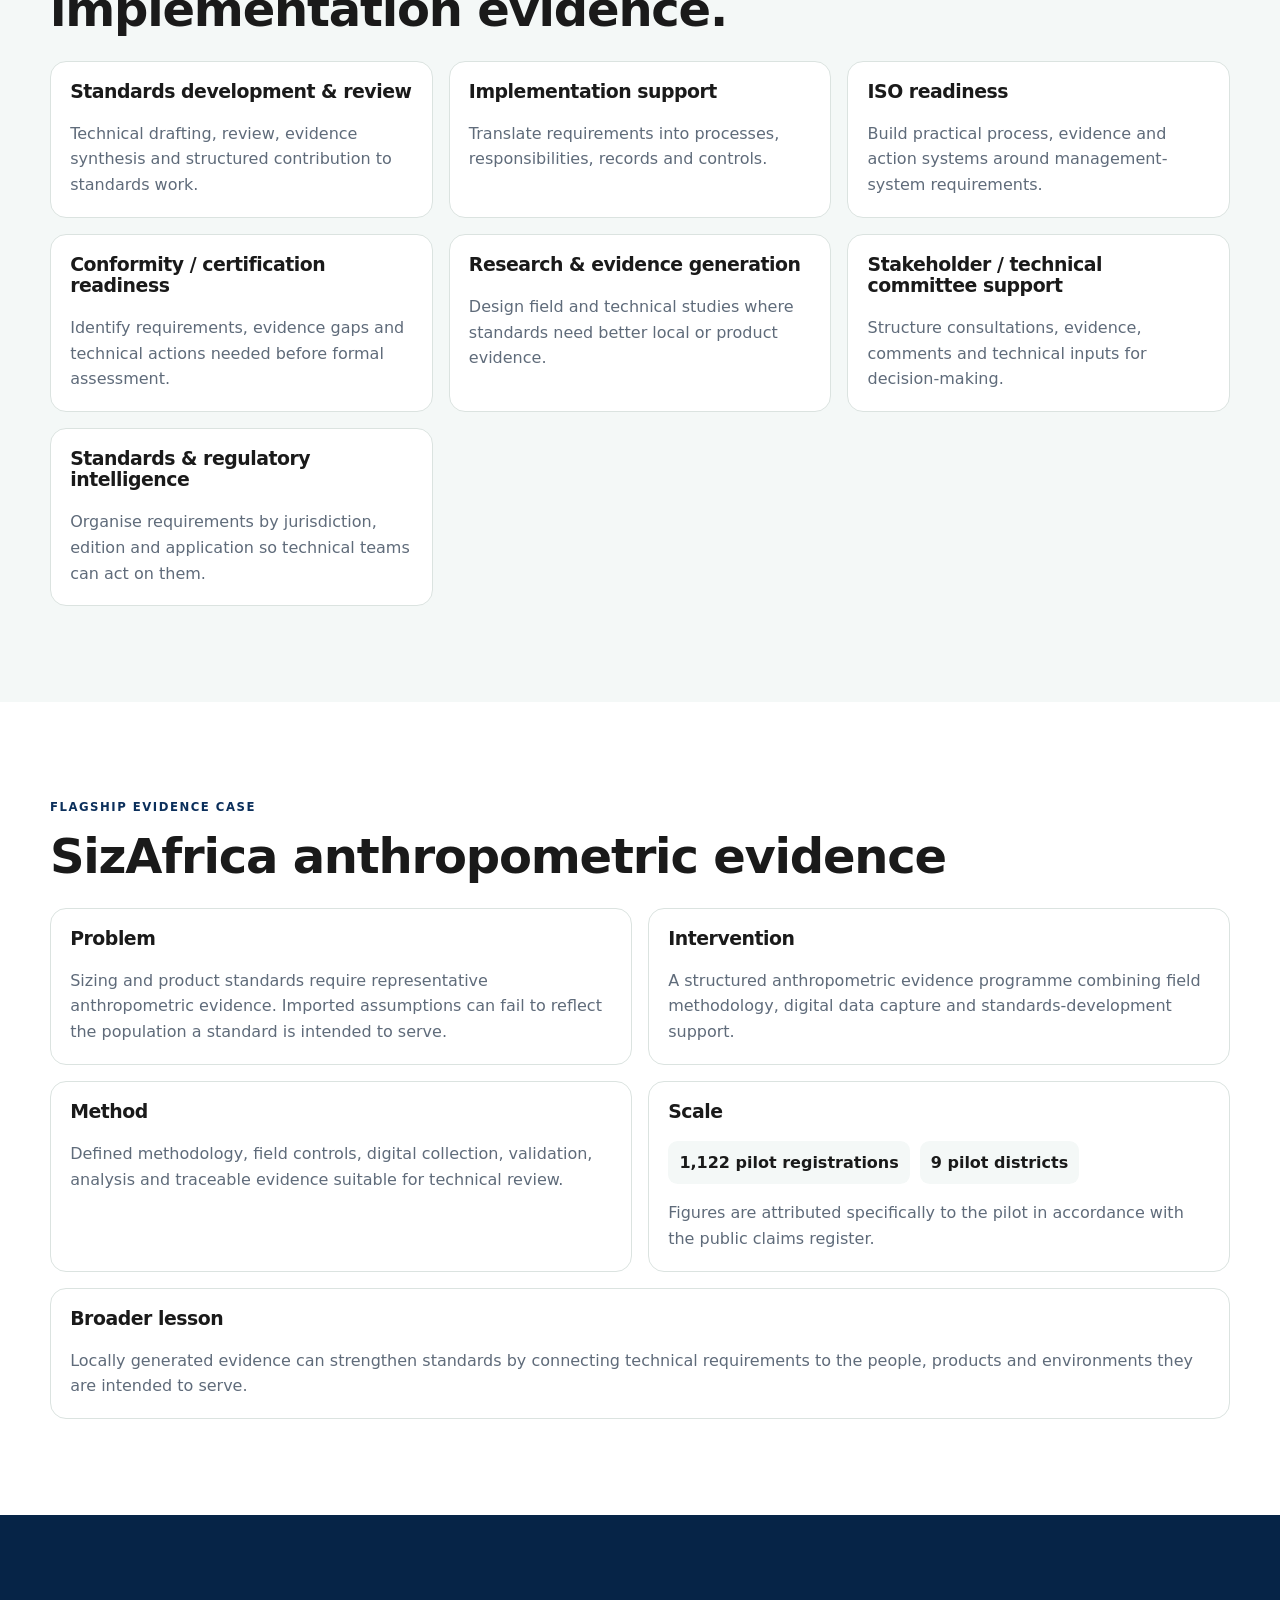
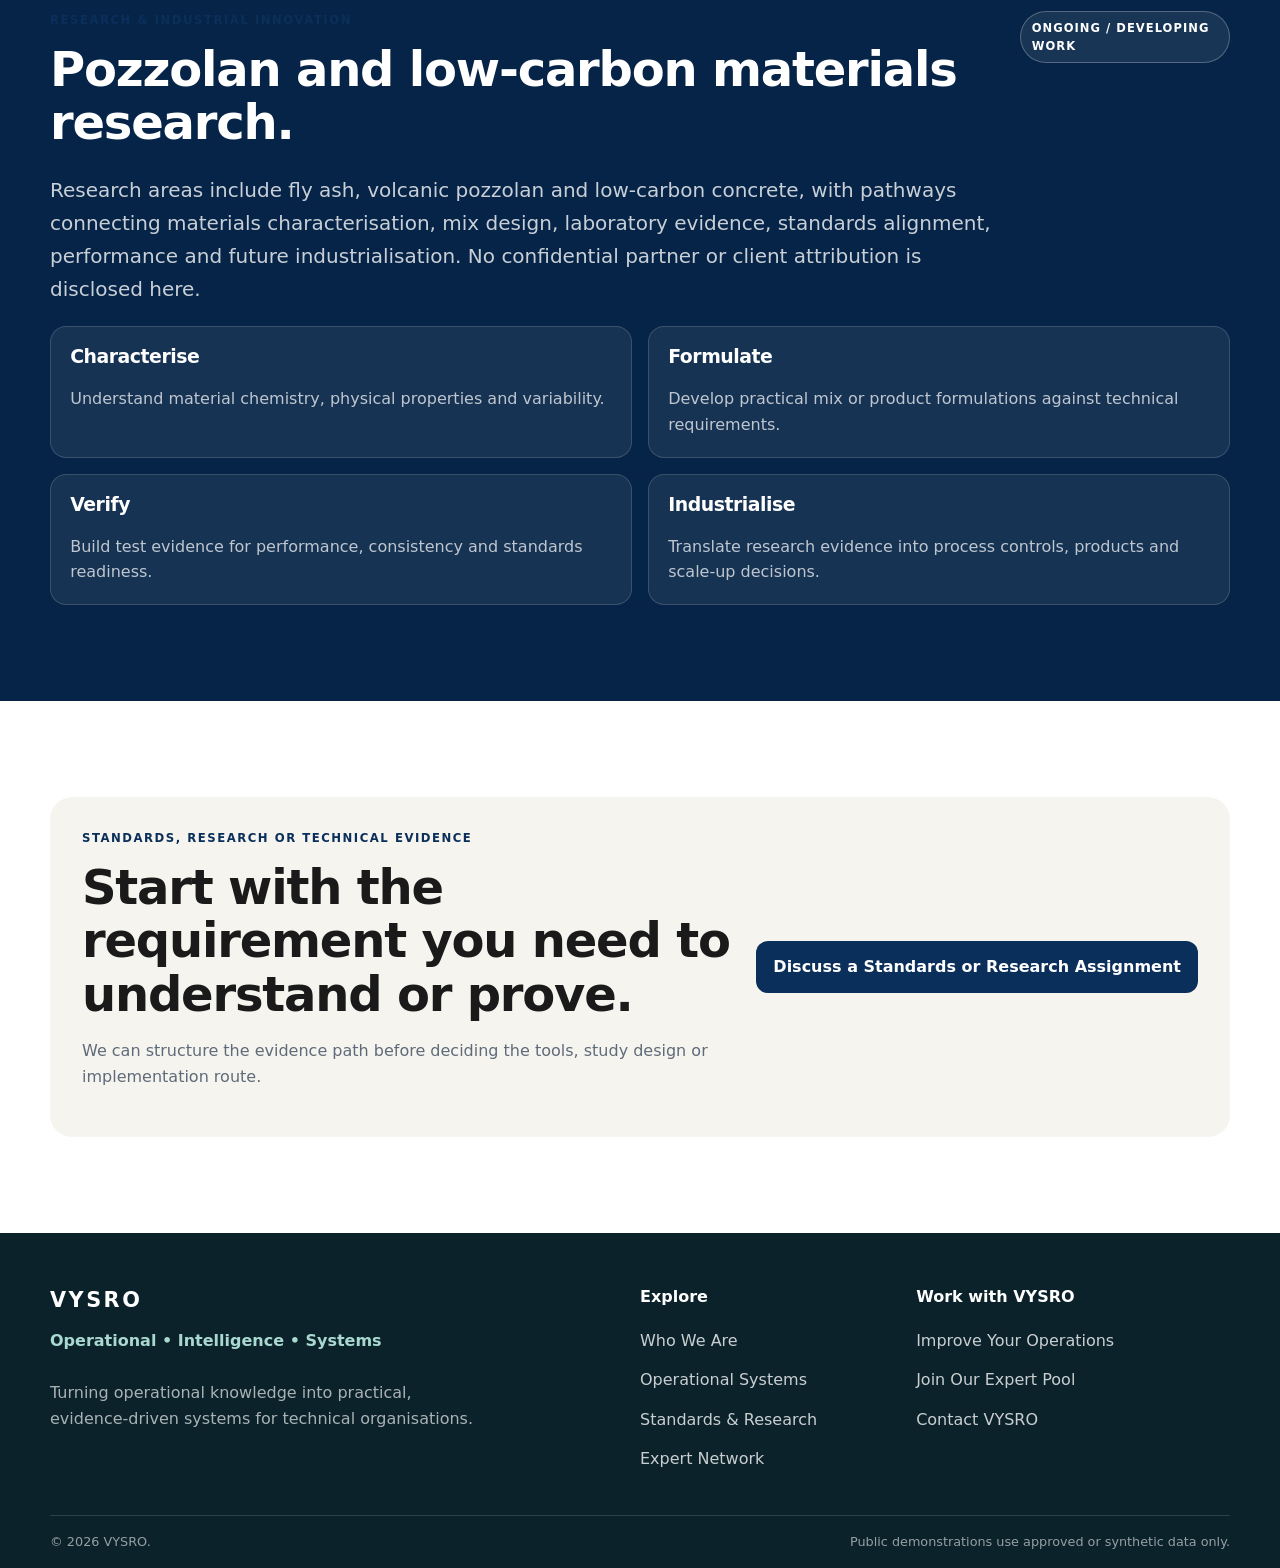
<file: standards-research.html>
<!doctype html>
<html lang="en">
<head>
  <meta charset="utf-8">
  <meta name="viewport" content="width=device-width, initial-scale=1">
  <meta name="theme-color" content="#ffffff">
  <title>Standards Research | VYSRO</title>
  <meta name="description" content="VYSRO operational intelligence, standards, engineering, research and technical systems.">
  <link rel="stylesheet" href="assets/css/styles.css">
  <script defer src="assets/js/main.js"></script>
</head>
<body>
  <a class="skip-link" href="#main">Skip to content</a>
  <header class="site-header">
  <div class="container nav-wrap">
    <a class="brand" href="index.html" aria-label="VYSRO home">
      <img class="brand-logo" src="assets/logo/vysro-logo.webp" alt="VYSRO — Operational Intelligence Systems">
    </a>
    <button class="menu-button" type="button" aria-expanded="false" aria-controls="site-menu" data-menu-button>
      <span class="sr-only">Toggle navigation</span><span aria-hidden="true">Menu</span>
    </button>
    <nav id="site-menu" class="site-nav" aria-label="Primary" data-menu>
      <a href="index.html">Home</a>
      <a href="who-we-are.html">Who We Are</a>
      <a href="operational-systems.html">Operational Systems</a>
      <a href="standards-research.html">Standards &amp; Research</a>
      <a href="experts.html">Expert Network</a>
      <a href="insights.html">Insights</a>
      <a href="contact.html">Contact</a>
      <div class="nav-actions">
        <a class="button button--secondary button--small" href="contact.html#operations">Improve Your Operations</a>
        <a class="button button--primary button--small" href="experts.html">Join Our Expert Pool</a>
      </div>
    </nav>
  </div>
</header>
  <main id="main">
<section class="page-hero section"><div class="container narrow"><p class="eyebrow">Standards &amp; Research</p><h1>Requirements create value only when they change how work is controlled.</h1><p class="lead">VYSRO connects standards, field evidence, engineering analysis and applied research to practical implementation. We focus on the path from requirement to operating obligation, evidence, verification and improvement.</p><div class="actions"><a class="button button--primary" href="contact.html#technical-enquiry">Discuss a Standards or Research Assignment</a></div></div></section>
<section class="section section--compact"><div class="container"><p class="eyebrow">Standards lifecycle</p><div class="flow-inline standards-flow"><span>Requirement</span><span>Operational obligation</span><span>Process</span><span>Evidence</span><span>Verification</span><span>Decision</span><span>Improvement</span></div><p class="lead narrow">A standard should not remain a document on a shelf. Its requirements should be translated into responsibilities, controls, records and decisions that can be verified in real work.</p></div></section>
<section class="section systems-preview"><div class="container"><div class="section-heading"><div><p class="eyebrow">Standards capability</p><h2>From technical requirements to implementation evidence.</h2></div></div><div class="grid systems-grid"><article class="card"><h3>Standards development &amp; review</h3><p>Technical drafting, review, evidence synthesis and structured contribution to standards work.</p></article><article class="card"><h3>Implementation support</h3><p>Translate requirements into processes, responsibilities, records and controls.</p></article><article class="card"><h3>ISO readiness</h3><p>Build practical process, evidence and action systems around management-system requirements.</p></article><article class="card"><h3>Conformity / certification readiness</h3><p>Identify requirements, evidence gaps and technical actions needed before formal assessment.</p></article><article class="card"><h3>Research &amp; evidence generation</h3><p>Design field and technical studies where standards need better local or product evidence.</p></article><article class="card"><h3>Stakeholder / technical committee support</h3><p>Structure consultations, evidence, comments and technical inputs for decision-making.</p></article><article class="card"><h3>Standards &amp; regulatory intelligence</h3><p>Organise requirements by jurisdiction, edition and application so technical teams can act on them.</p></article></div></div></section>
<section id="sizafrica" class="section"><div class="container"><div class="section-heading"><div><p class="eyebrow">Flagship evidence case</p><h2>SizAfrica anthropometric evidence</h2></div></div><div class="case-study-grid"><article class="card"><h3>Problem</h3><p>Sizing and product standards require representative anthropometric evidence. Imported assumptions can fail to reflect the population a standard is intended to serve.</p></article><article class="card"><h3>Intervention</h3><p>A structured anthropometric evidence programme combining field methodology, digital data capture and standards-development support.</p></article><article class="card"><h3>Method</h3><p>Defined methodology, field controls, digital collection, validation, analysis and traceable evidence suitable for technical review.</p></article><article class="card"><h3>Scale</h3><div class="mini-metrics"><strong>1,122 pilot registrations</strong><strong>9 pilot districts</strong></div><p>Figures are attributed specifically to the pilot in accordance with the public claims register.</p></article><article class="card case-wide"><h3>Broader lesson</h3><p>Locally generated evidence can strengthen standards by connecting technical requirements to the people, products and environments they are intended to serve.</p></article></div></div></section>
<section id="materials-research" class="section evidence-section"><div class="container"><div class="section-heading"><div><p class="eyebrow">Research &amp; industrial innovation</p><h2>Pozzolan and low-carbon materials research.</h2></div><span class="demo-label">Ongoing / developing work</span></div><p class="lead research-lead">Research areas include fly ash, volcanic pozzolan and low-carbon concrete, with pathways connecting materials characterisation, mix design, laboratory evidence, standards alignment, performance and future industrialisation. No confidential partner or client attribution is disclosed here.</p><div class="grid methodology-grid"><article class="card"><h3>Characterise</h3><p>Understand material chemistry, physical properties and variability.</p></article><article class="card"><h3>Formulate</h3><p>Develop practical mix or product formulations against technical requirements.</p></article><article class="card"><h3>Verify</h3><p>Build test evidence for performance, consistency and standards readiness.</p></article><article class="card"><h3>Industrialise</h3><p>Translate research evidence into process controls, products and scale-up decisions.</p></article></div></div></section>
<section class="section final-cta"><div class="container cta-panel"><div><p class="eyebrow">Standards, research or technical evidence</p><h2>Start with the requirement you need to understand or prove.</h2><p>We can structure the evidence path before deciding the tools, study design or implementation route.</p></div><a class="button button--primary" href="contact.html#technical-enquiry">Discuss a Standards or Research Assignment</a></div></section>
</main>
  <footer class="site-footer">
  <div class="container footer-grid">
    <div>
      <p class="footer-brand">VYSRO</p>
      <p class="footer-descriptor">Operational • Intelligence • Systems</p>
      <p class="footer-note">Turning operational knowledge into practical, evidence-driven systems for technical organisations.</p>
    </div>
    <div>
      <p class="footer-heading">Explore</p>
      <a href="who-we-are.html">Who We Are</a>
      <a href="operational-systems.html">Operational Systems</a>
      <a href="standards-research.html">Standards &amp; Research</a>
      <a href="experts.html">Expert Network</a>
    </div>
    <div>
      <p class="footer-heading">Work with VYSRO</p>
      <a href="contact.html#operations">Improve Your Operations</a>
      <a href="experts.html">Join Our Expert Pool</a>
      <a href="contact.html">Contact VYSRO</a>
    </div>
  </div>
  <div class="container footer-bottom"><span>© 2026 VYSRO.</span><span>Public demonstrations use approved or synthetic data only.</span></div>
</footer>
</body>
</html>
</file>
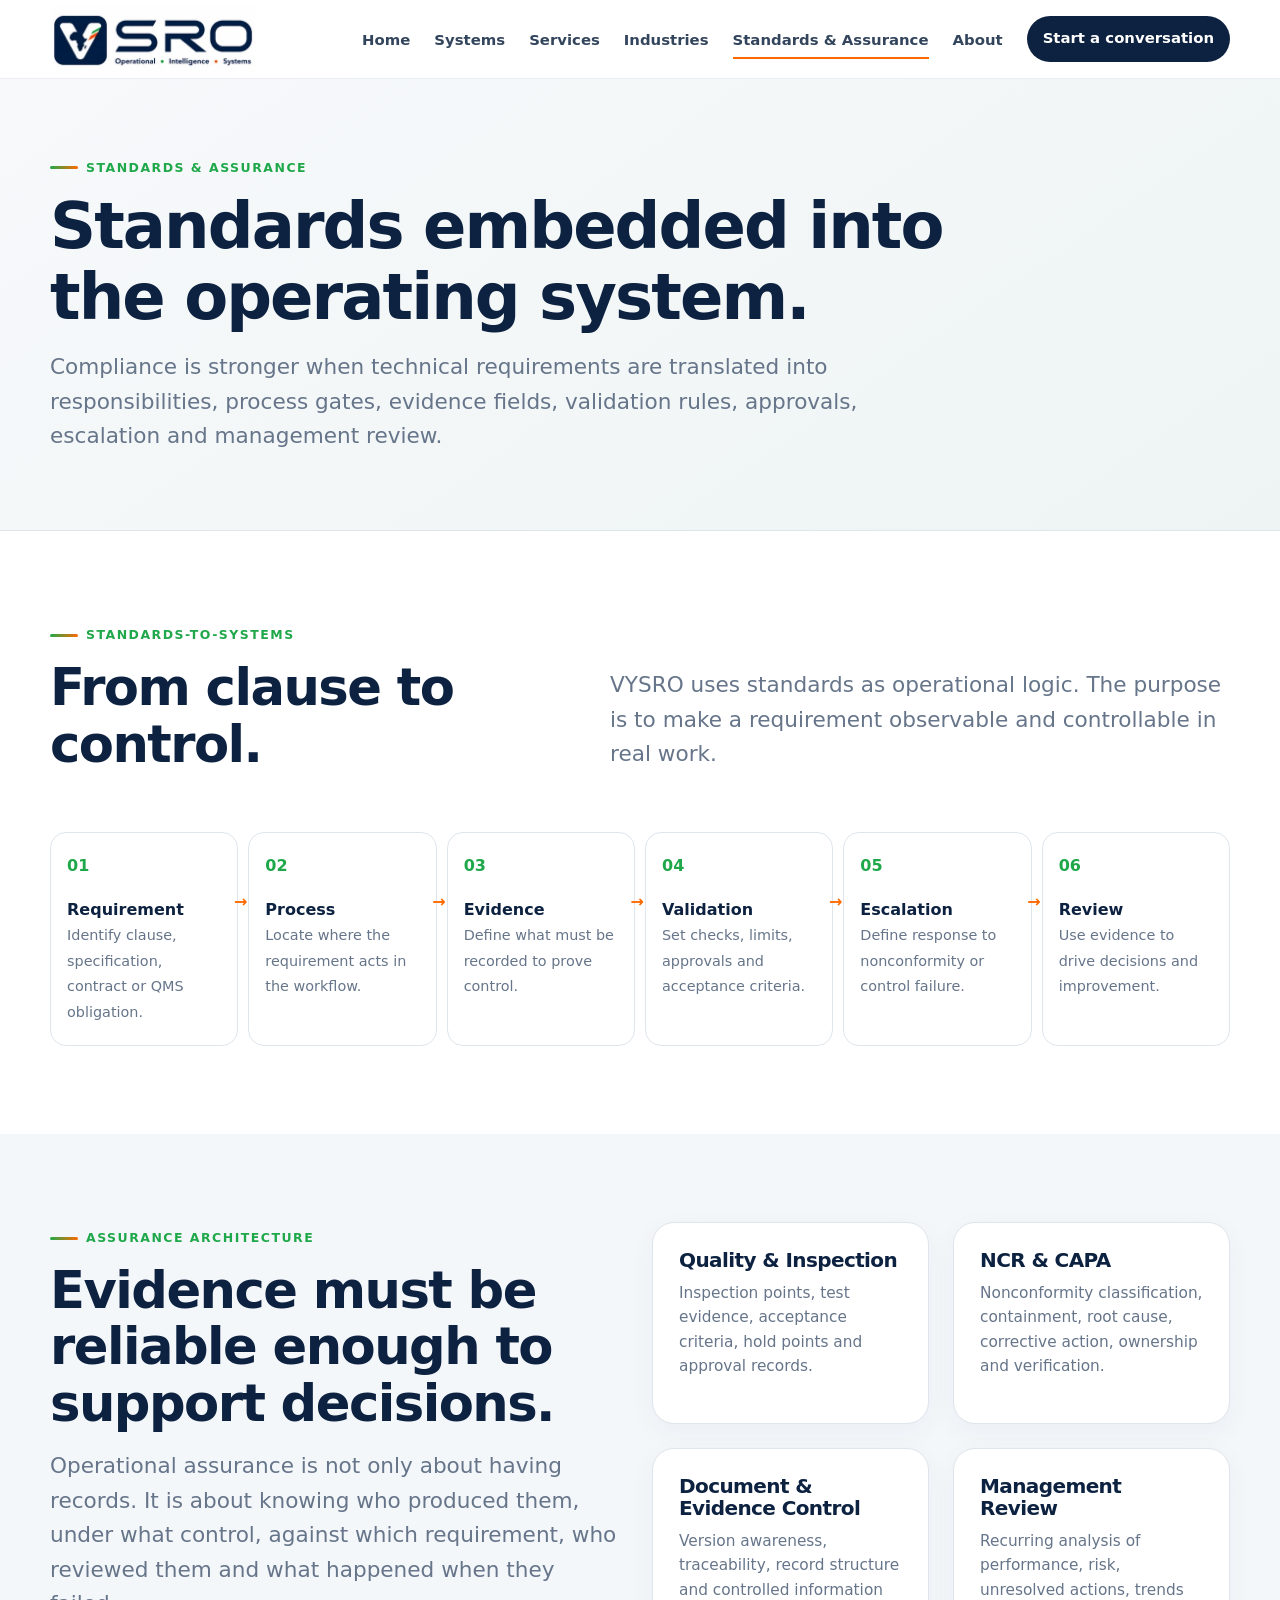
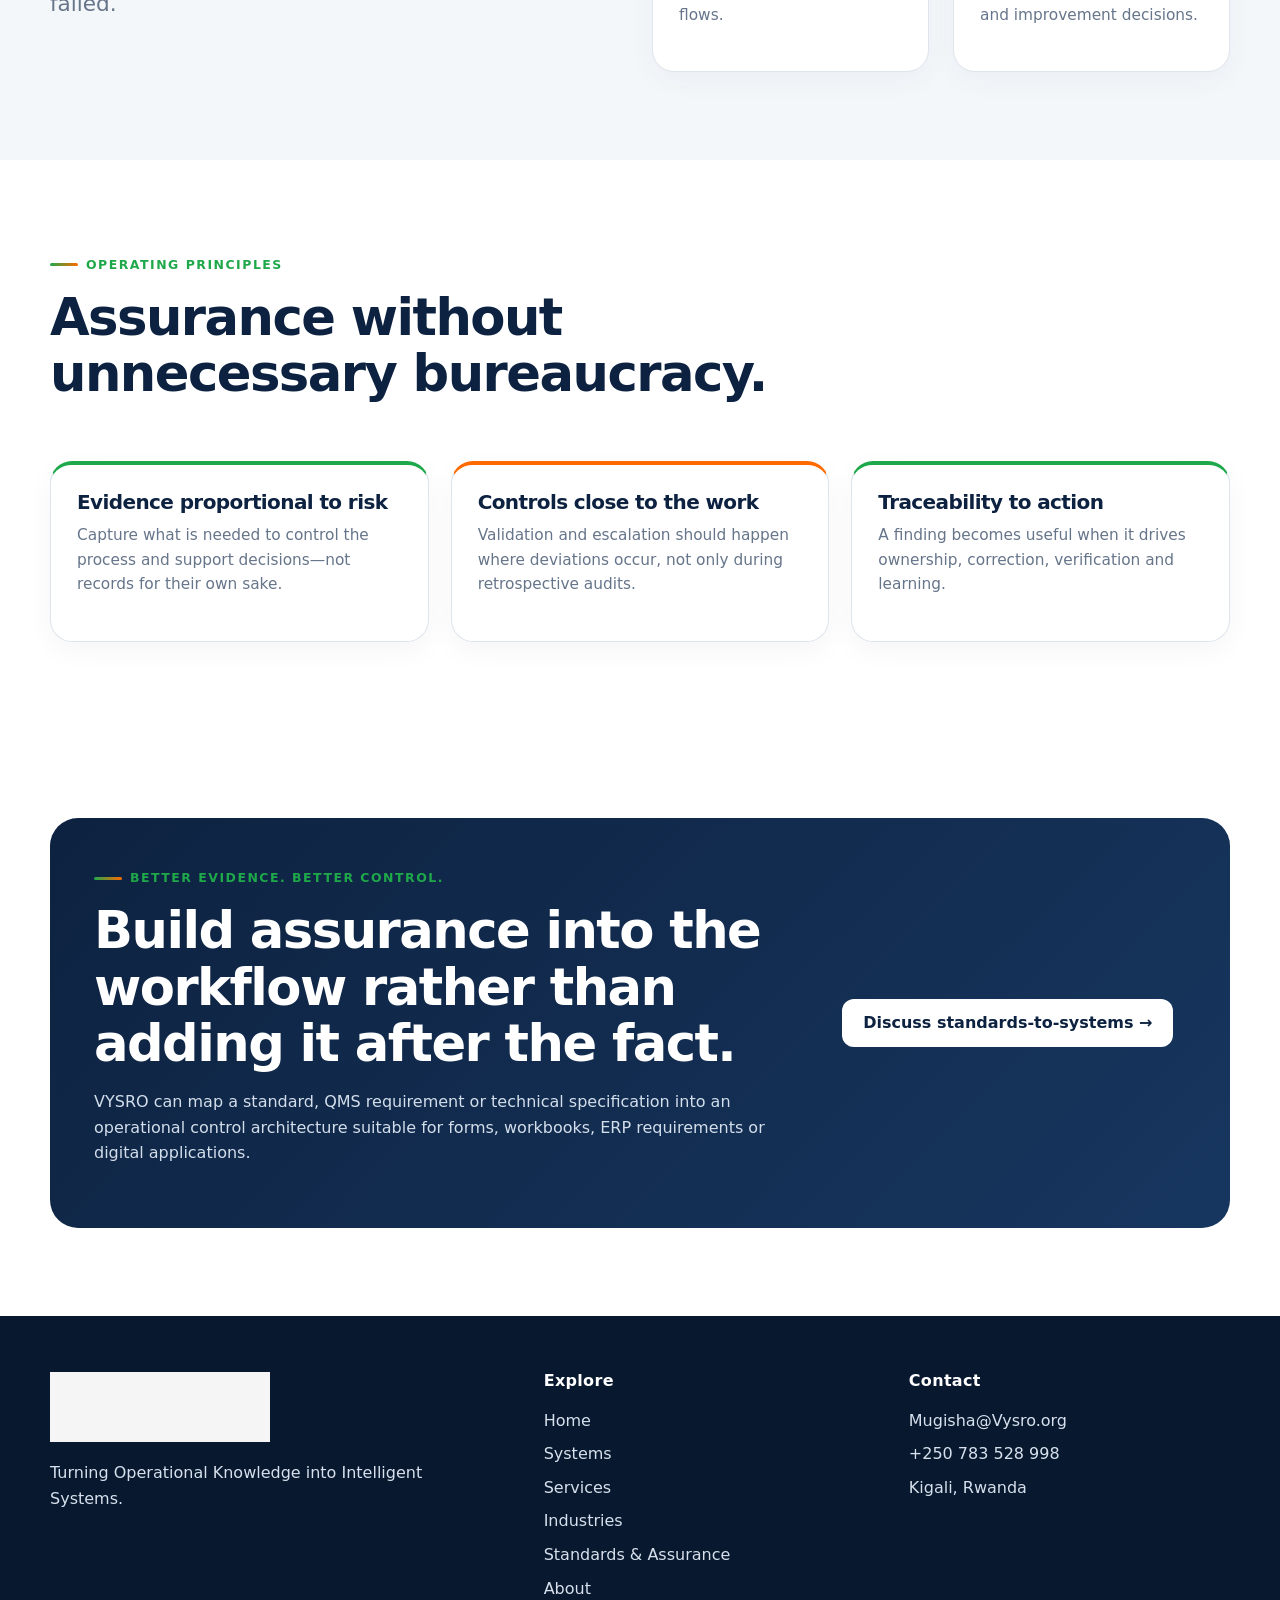
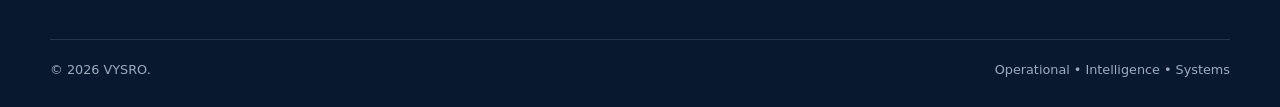
<file: standards.html>
<!doctype html><html lang="en"><head><meta charset="utf-8"><meta name="viewport" content="width=device-width,initial-scale=1"><meta name="description" content="VYSRO standards-to-systems, QA/QC, inspection, evidence governance and operational assurance approach."><title>Standards & Assurance | VYSRO</title><link rel="stylesheet" href="assets/styles.css"></head><body><header class="site-header"><div class="container nav-wrap"><a class="brand" href="index.html"><img src="assets/vysro-logo.svg" alt="VYSRO — Operational Intelligence Systems"></a><button class="menu-button" data-menu-button aria-expanded="false" aria-controls="primary-nav">☰</button><nav class="nav-links" id="primary-nav" data-nav><a href="index.html">Home</a><a href="systems.html">Systems</a><a href="services.html">Services</a><a href="industries.html">Industries</a><a href="standards.html" aria-current="page">Standards & Assurance</a><a href="about.html">About</a><a class="nav-cta" href="mailto:Mugisha@Vysro.org">Start a conversation</a></nav></div></header><main><section class="page-hero"><div class="container"><div class="eyebrow">Standards & assurance</div><h1>Standards embedded into the operating system.</h1><p class="lead">Compliance is stronger when technical requirements are translated into responsibilities, process gates, evidence fields, validation rules, approvals, escalation and management review.</p></div></section><section class="section"><div class="container"><div class="section-head"><div><div class="eyebrow">Standards-to-systems</div><h2>From clause to control.</h2></div><p class="lead">VYSRO uses standards as operational logic. The purpose is to make a requirement observable and controllable in real work.</p></div><div class="method"><div class="method-step"><b>Requirement</b><span class="small">Identify clause, specification, contract or QMS obligation.</span></div><div class="method-step"><b>Process</b><span class="small">Locate where the requirement acts in the workflow.</span></div><div class="method-step"><b>Evidence</b><span class="small">Define what must be recorded to prove control.</span></div><div class="method-step"><b>Validation</b><span class="small">Set checks, limits, approvals and acceptance criteria.</span></div><div class="method-step"><b>Escalation</b><span class="small">Define response to nonconformity or control failure.</span></div><div class="method-step"><b>Review</b><span class="small">Use evidence to drive decisions and improvement.</span></div></div></div></section><section class="section section-soft"><div class="container grid-2"><div><div class="eyebrow">Assurance architecture</div><h2>Evidence must be reliable enough to support decisions.</h2><p class="lead">Operational assurance is not only about having records. It is about knowing who produced them, under what control, against which requirement, who reviewed them and what happened when they failed.</p></div><div class="grid-2"><article class="card"><h3>Quality & Inspection</h3><p>Inspection points, test evidence, acceptance criteria, hold points and approval records.</p></article><article class="card"><h3>NCR & CAPA</h3><p>Nonconformity classification, containment, root cause, corrective action, ownership and verification.</p></article><article class="card"><h3>Document & Evidence Control</h3><p>Version awareness, traceability, record structure and controlled information flows.</p></article><article class="card"><h3>Management Review</h3><p>Recurring analysis of performance, risk, unresolved actions, trends and improvement decisions.</p></article></div></div></section><section class="section"><div class="container"><div class="section-head"><div><div class="eyebrow">Operating principles</div><h2>Assurance without unnecessary bureaucracy.</h2></div></div><div class="grid-3"><article class="card card-accent"><h3>Evidence proportional to risk</h3><p>Capture what is needed to control the process and support decisions—not records for their own sake.</p></article><article class="card card-accent orange"><h3>Controls close to the work</h3><p>Validation and escalation should happen where deviations occur, not only during retrospective audits.</p></article><article class="card card-accent"><h3>Traceability to action</h3><p>A finding becomes useful when it drives ownership, correction, verification and learning.</p></article></div></div></section><section class="section"><div class="container band"><div><div class="eyebrow">Better evidence. Better control.</div><h2>Build assurance into the workflow rather than adding it after the fact.</h2><p>VYSRO can map a standard, QMS requirement or technical specification into an operational control architecture suitable for forms, workbooks, ERP requirements or digital applications.</p></div><div><a class="btn btn-light" href="mailto:Mugisha@Vysro.org?subject=VYSRO%20Standards-to-Systems">Discuss standards-to-systems →</a></div></div></section></main><footer class="footer"><div class="container"><div class="footer-grid"><div><a class="brand" href="index.html"><img src="assets/vysro-logo.svg" alt="VYSRO"></a><p style="margin-top:18px">Turning Operational Knowledge into Intelligent Systems.</p></div><div><h3>Explore</h3><div class="footer-links"><a href="index.html">Home</a><a href="systems.html">Systems</a><a href="services.html">Services</a><a href="industries.html">Industries</a><a href="standards.html">Standards & Assurance</a><a href="about.html">About</a></div></div><div><h3>Contact</h3><div class="footer-links"><a href="mailto:Mugisha@Vysro.org">Mugisha@Vysro.org</a><a href="tel:+250783528998">+250 783 528 998</a><span>Kigali, Rwanda</span></div></div></div><div class="footer-bottom"><span>© <span data-year></span> VYSRO.</span><span>Operational • Intelligence • Systems</span></div></div></footer><script src="assets/app.js"></script></body></html>
</file>
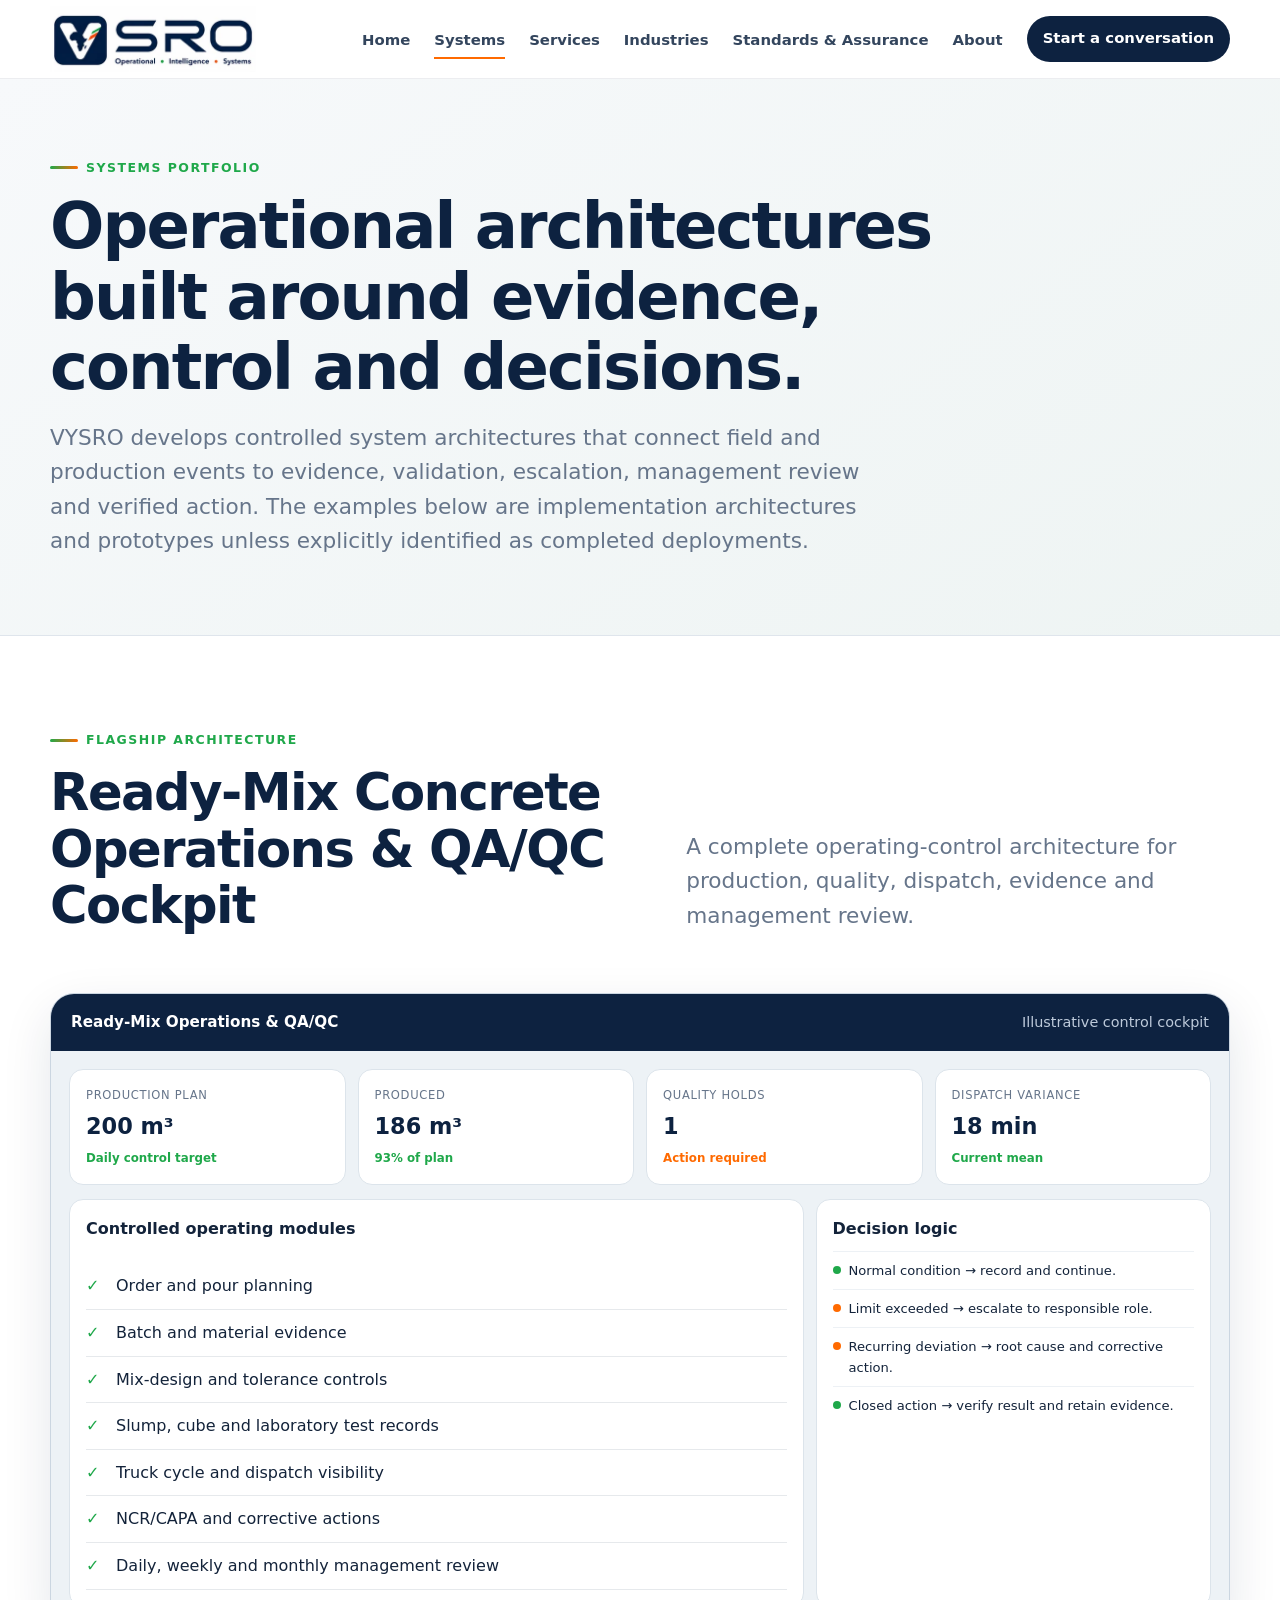
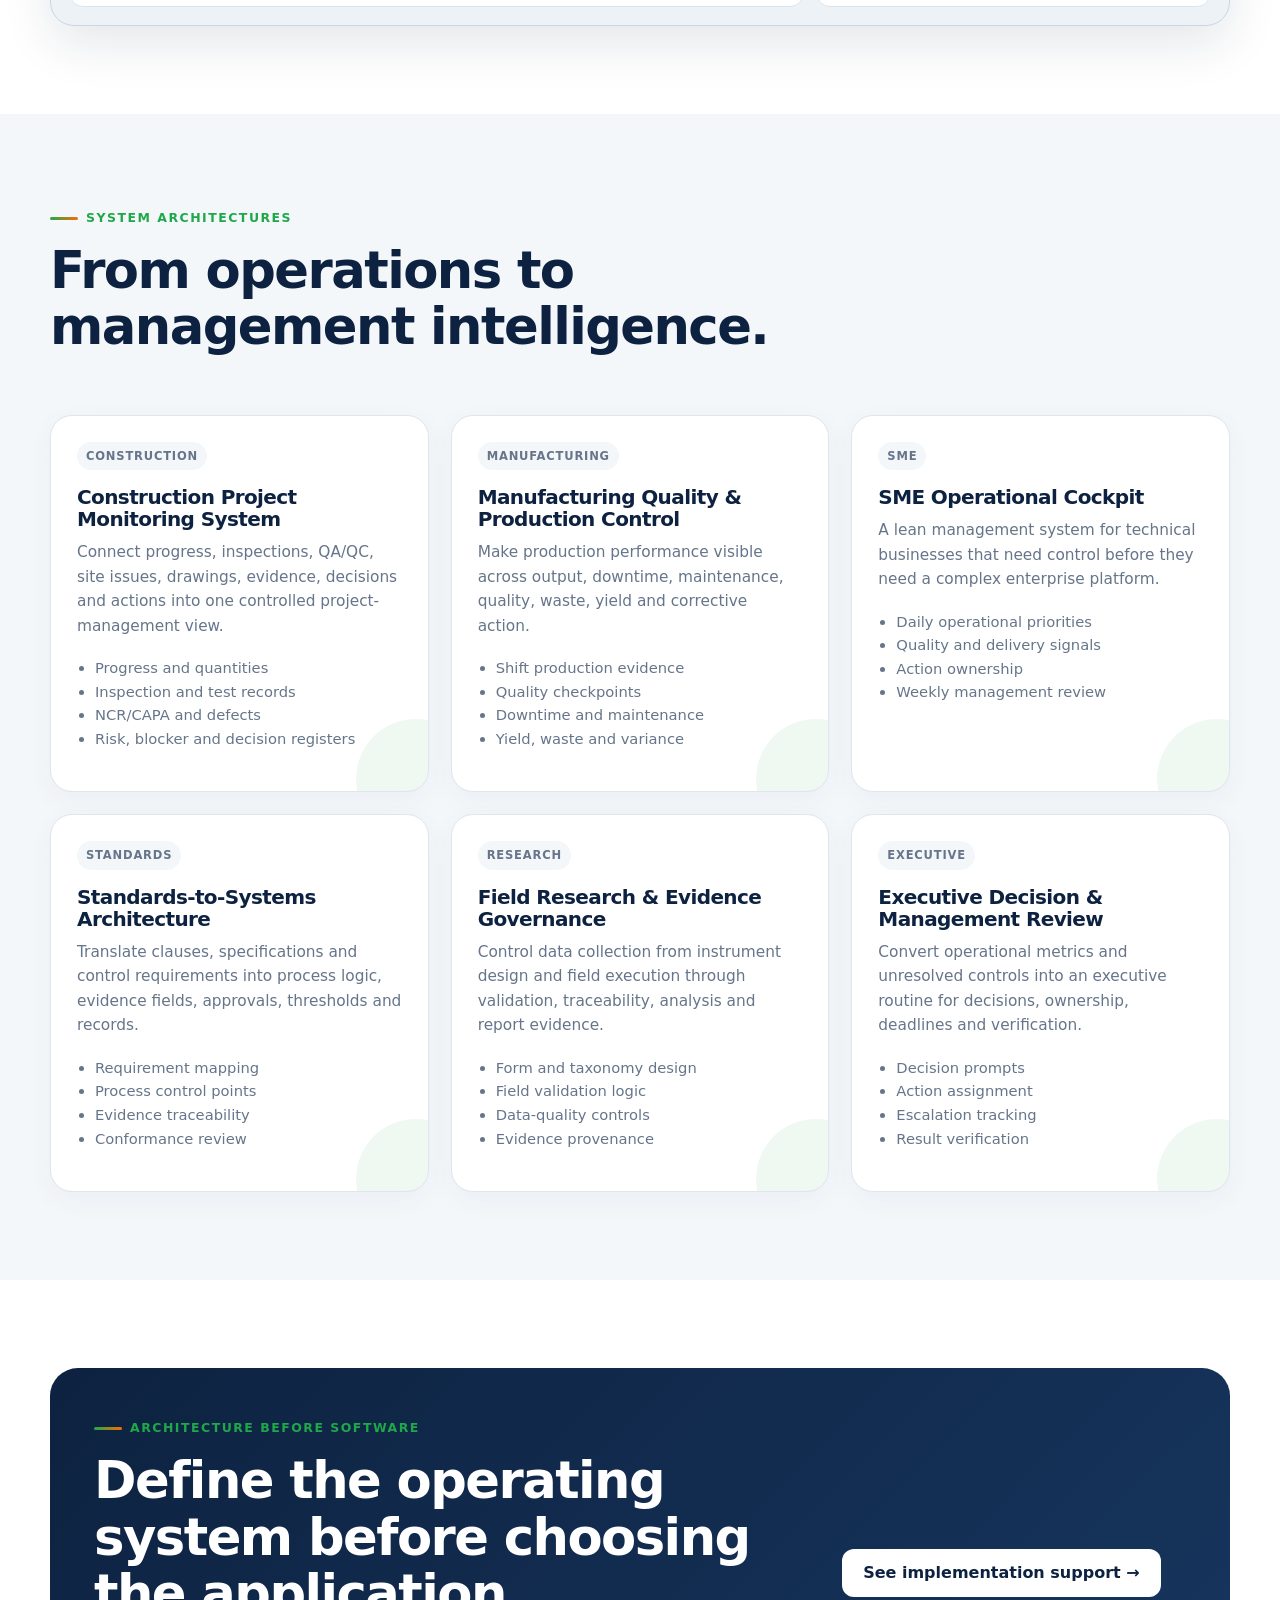
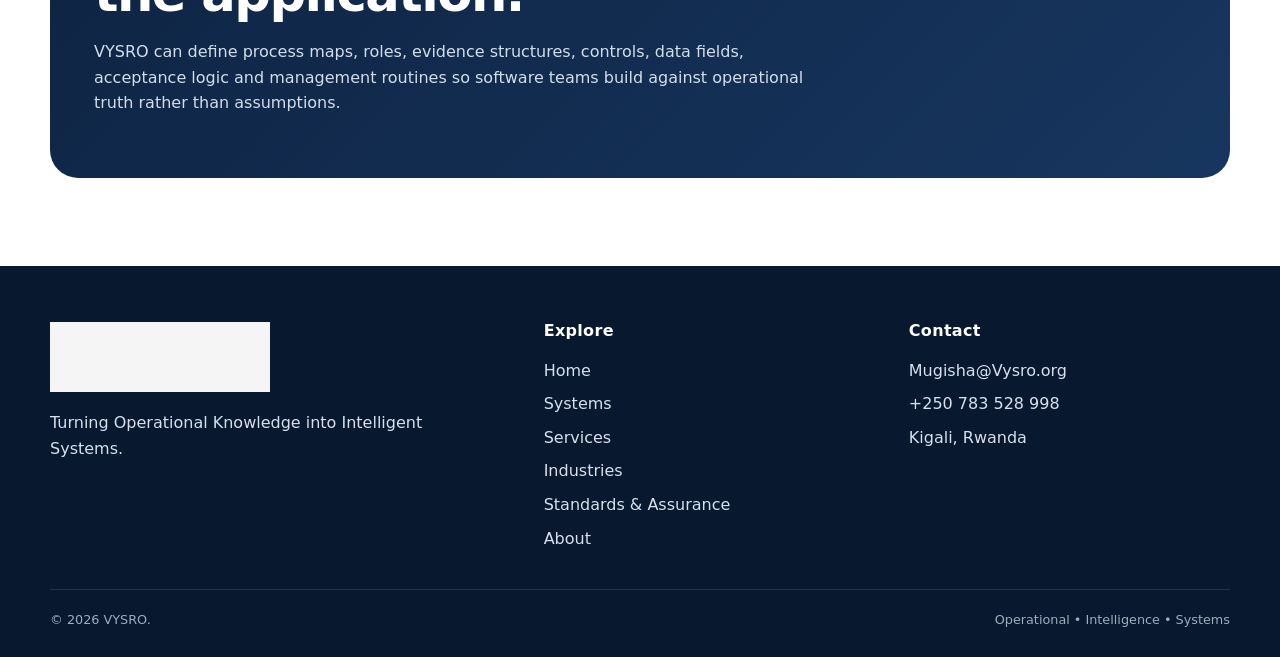
<file: systems.html>
<!doctype html><html lang="en"><head><meta charset="utf-8"><meta name="viewport" content="width=device-width,initial-scale=1"><meta name="description" content="VYSRO operational system architectures for ready-mix, construction, manufacturing, SMEs, standards and evidence governance."><title>Systems | VYSRO</title><link rel="stylesheet" href="assets/styles.css"></head><body><header class="site-header"><div class="container nav-wrap"><a class="brand" href="index.html"><img src="assets/vysro-logo.svg" alt="VYSRO — Operational Intelligence Systems"></a><button class="menu-button" data-menu-button aria-expanded="false" aria-controls="primary-nav">☰</button><nav class="nav-links" id="primary-nav" data-nav><a href="index.html">Home</a><a href="systems.html" aria-current="page">Systems</a><a href="services.html">Services</a><a href="industries.html">Industries</a><a href="standards.html">Standards & Assurance</a><a href="about.html">About</a><a class="nav-cta" href="mailto:Mugisha@Vysro.org">Start a conversation</a></nav></div></header><main><section class="page-hero"><div class="container"><div class="eyebrow">Systems portfolio</div><h1>Operational architectures built around evidence, control and decisions.</h1><p class="lead">VYSRO develops controlled system architectures that connect field and production events to evidence, validation, escalation, management review and verified action. The examples below are implementation architectures and prototypes unless explicitly identified as completed deployments.</p></div></section><section class="section"><div class="container"><div class="section-head"><div><div class="eyebrow">Flagship architecture</div><h2>Ready-Mix Concrete Operations & QA/QC Cockpit</h2></div><p class="lead">A complete operating-control architecture for production, quality, dispatch, evidence and management review.</p></div><div class="dashboard"><div class="dashboard-bar"><strong>Ready-Mix Operations & QA/QC</strong><span class="small" style="color:#bdcada">Illustrative control cockpit</span></div><div class="dashboard-body"><div class="dashboard-metrics"><div class="metric"><span>Production plan</span><strong>200 m³</strong><em>Daily control target</em></div><div class="metric"><span>Produced</span><strong>186 m³</strong><em>93% of plan</em></div><div class="metric"><span>Quality holds</span><strong>1</strong><em style="color:var(--orange)">Action required</em></div><div class="metric"><span>Dispatch variance</span><strong>18 min</strong><em>Current mean</em></div></div><div class="dashboard-lower"><div class="chart-card"><strong>Controlled operating modules</strong><ul class="check-list"><li>Order and pour planning</li><li>Batch and material evidence</li><li>Mix-design and tolerance controls</li><li>Slump, cube and laboratory test records</li><li>Truck cycle and dispatch visibility</li><li>NCR/CAPA and corrective actions</li><li>Daily, weekly and monthly management review</li></ul></div><div class="decision-card"><strong>Decision logic</strong><ul><li><span class="signal"></span><span>Normal condition → record and continue.</span></li><li><span class="signal warn"></span><span>Limit exceeded → escalate to responsible role.</span></li><li><span class="signal warn"></span><span>Recurring deviation → root cause and corrective action.</span></li><li><span class="signal"></span><span>Closed action → verify result and retain evidence.</span></li></ul></div></div></div></div></div></section><section class="section section-soft"><div class="container"><div class="section-head"><div><div class="eyebrow">System architectures</div><h2>From operations to management intelligence.</h2></div></div><div class="grid-3"><article class="card system-card"><span class="label">Construction</span><h3>Construction Project Monitoring System</h3><p>Connect progress, inspections, QA/QC, site issues, drawings, evidence, decisions and actions into one controlled project-management view.</p><ul><li>Progress and quantities</li><li>Inspection and test records</li><li>NCR/CAPA and defects</li><li>Risk, blocker and decision registers</li></ul></article><article class="card system-card"><span class="label">Manufacturing</span><h3>Manufacturing Quality & Production Control</h3><p>Make production performance visible across output, downtime, maintenance, quality, waste, yield and corrective action.</p><ul><li>Shift production evidence</li><li>Quality checkpoints</li><li>Downtime and maintenance</li><li>Yield, waste and variance</li></ul></article><article class="card system-card"><span class="label">SME</span><h3>SME Operational Cockpit</h3><p>A lean management system for technical businesses that need control before they need a complex enterprise platform.</p><ul><li>Daily operational priorities</li><li>Quality and delivery signals</li><li>Action ownership</li><li>Weekly management review</li></ul></article><article class="card system-card"><span class="label">Standards</span><h3>Standards-to-Systems Architecture</h3><p>Translate clauses, specifications and control requirements into process logic, evidence fields, approvals, thresholds and records.</p><ul><li>Requirement mapping</li><li>Process control points</li><li>Evidence traceability</li><li>Conformance review</li></ul></article><article class="card system-card"><span class="label">Research</span><h3>Field Research & Evidence Governance</h3><p>Control data collection from instrument design and field execution through validation, traceability, analysis and report evidence.</p><ul><li>Form and taxonomy design</li><li>Field validation logic</li><li>Data-quality controls</li><li>Evidence provenance</li></ul></article><article class="card system-card"><span class="label">Executive</span><h3>Executive Decision & Management Review</h3><p>Convert operational metrics and unresolved controls into an executive routine for decisions, ownership, deadlines and verification.</p><ul><li>Decision prompts</li><li>Action assignment</li><li>Escalation tracking</li><li>Result verification</li></ul></article></div></div></section><section class="section"><div class="container band"><div><div class="eyebrow">Architecture before software</div><h2>Define the operating system before choosing the application.</h2><p>VYSRO can define process maps, roles, evidence structures, controls, data fields, acceptance logic and management routines so software teams build against operational truth rather than assumptions.</p></div><div><a class="btn btn-light" href="services.html">See implementation support →</a></div></div></section></main><footer class="footer"><div class="container"><div class="footer-grid"><div><a class="brand" href="index.html"><img src="assets/vysro-logo.svg" alt="VYSRO"></a><p style="margin-top:18px">Turning Operational Knowledge into Intelligent Systems.</p></div><div><h3>Explore</h3><div class="footer-links"><a href="index.html">Home</a><a href="systems.html">Systems</a><a href="services.html">Services</a><a href="industries.html">Industries</a><a href="standards.html">Standards & Assurance</a><a href="about.html">About</a></div></div><div><h3>Contact</h3><div class="footer-links"><a href="mailto:Mugisha@Vysro.org">Mugisha@Vysro.org</a><a href="tel:+250783528998">+250 783 528 998</a><span>Kigali, Rwanda</span></div></div></div><div class="footer-bottom"><span>© <span data-year></span> VYSRO.</span><span>Operational • Intelligence • Systems</span></div></div></footer><script src="assets/app.js"></script></body></html>
</file>
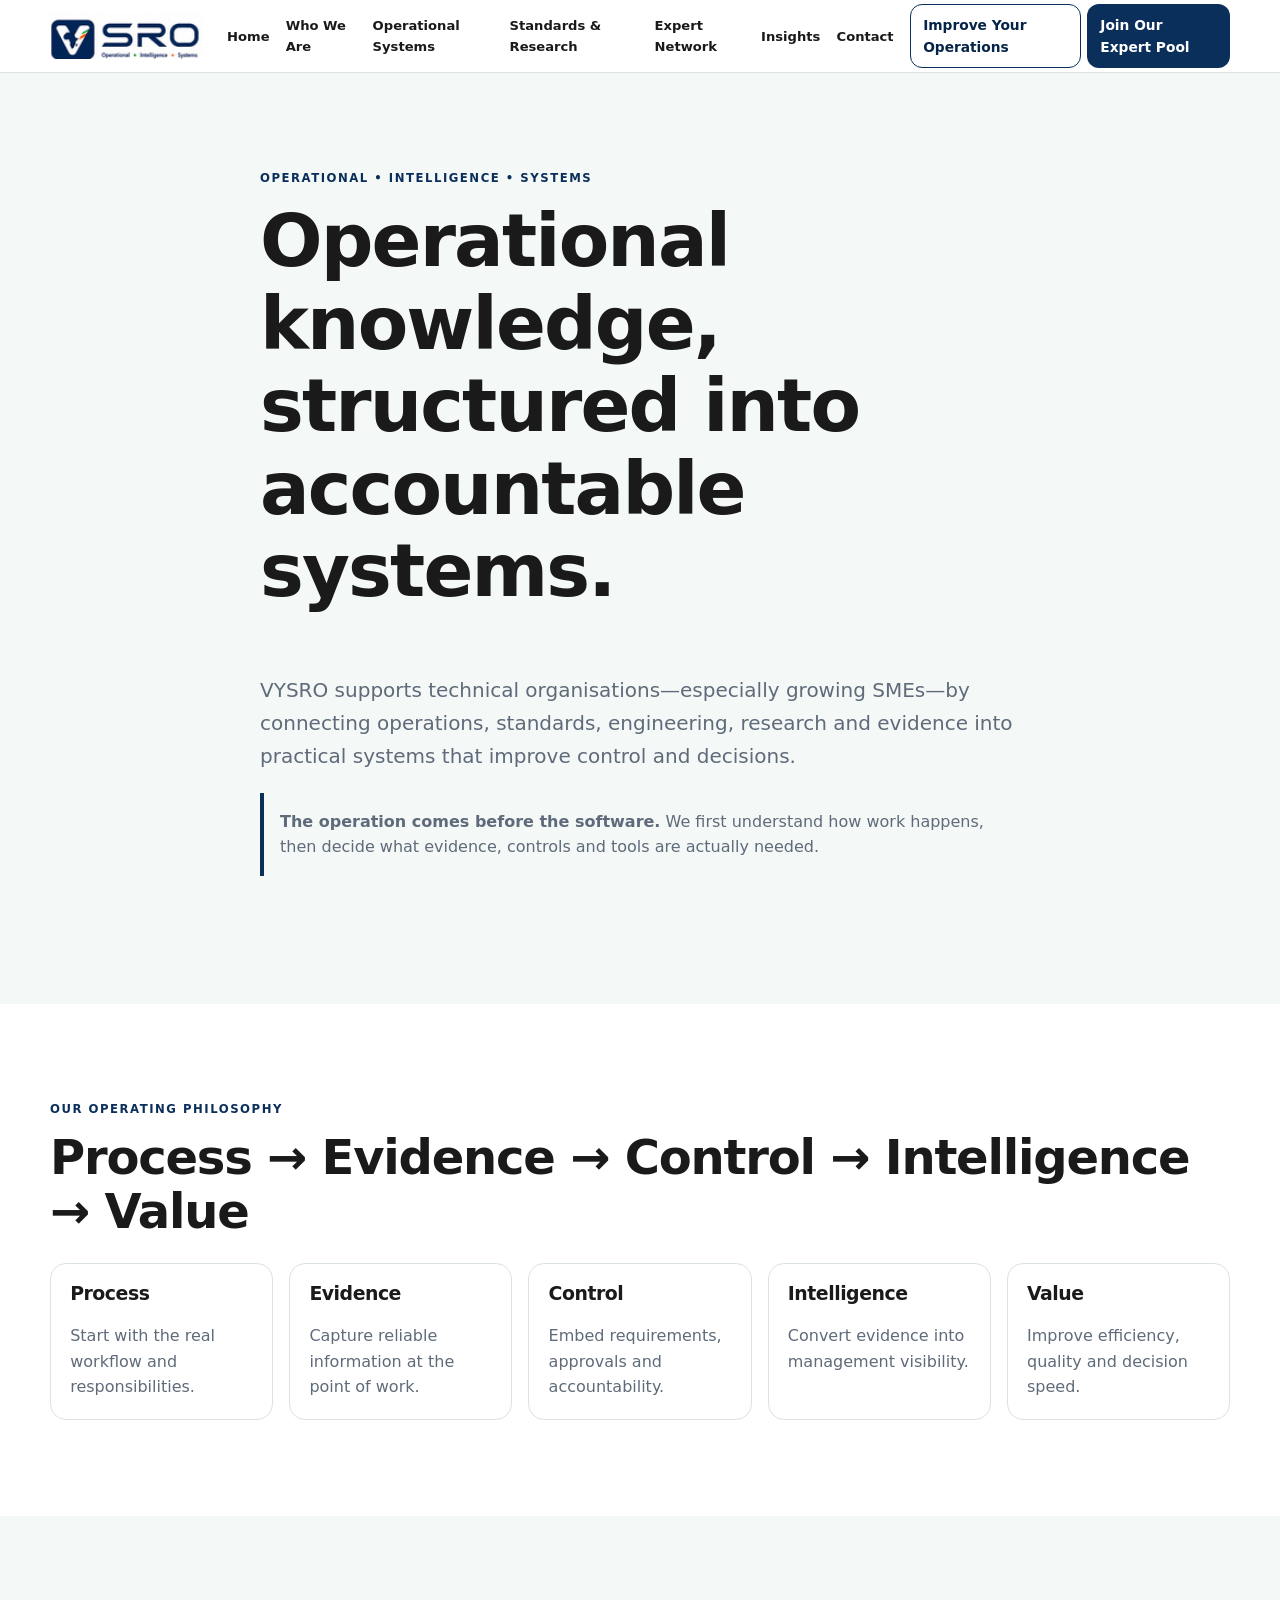
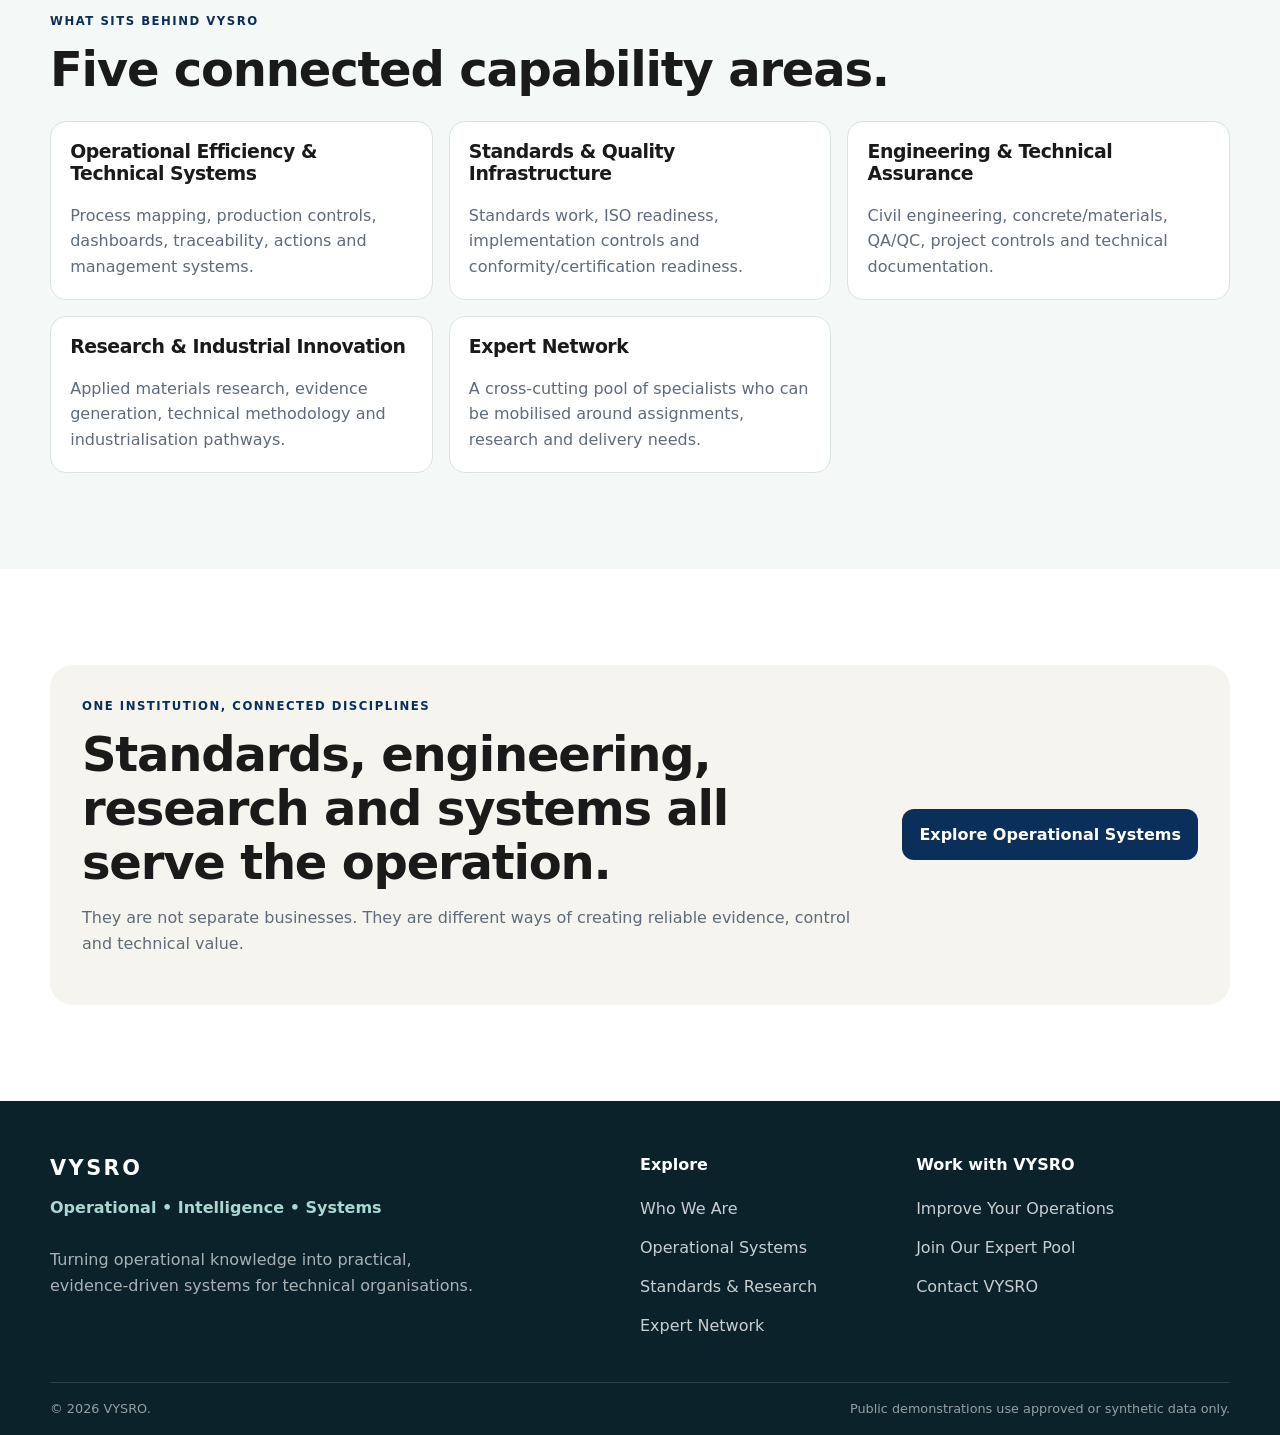
<file: who-we-are.html>
<!doctype html>
<html lang="en">
<head>
  <meta charset="utf-8">
  <meta name="viewport" content="width=device-width, initial-scale=1">
  <meta name="theme-color" content="#ffffff">
  <title>Who We Are | VYSRO</title>
  <meta name="description" content="VYSRO operational intelligence, standards, engineering, research and technical systems.">
  <link rel="stylesheet" href="assets/css/styles.css">
  <script defer src="assets/js/main.js"></script>
</head>
<body>
  <a class="skip-link" href="#main">Skip to content</a>
  <header class="site-header">
  <div class="container nav-wrap">
    <a class="brand" href="index.html" aria-label="VYSRO home">
      <img class="brand-logo" src="assets/logo/vysro-logo.webp" alt="VYSRO — Operational Intelligence Systems">
    </a>
    <button class="menu-button" type="button" aria-expanded="false" aria-controls="site-menu" data-menu-button>
      <span class="sr-only">Toggle navigation</span><span aria-hidden="true">Menu</span>
    </button>
    <nav id="site-menu" class="site-nav" aria-label="Primary" data-menu>
      <a href="index.html">Home</a>
      <a href="who-we-are.html">Who We Are</a>
      <a href="operational-systems.html">Operational Systems</a>
      <a href="standards-research.html">Standards &amp; Research</a>
      <a href="experts.html">Expert Network</a>
      <a href="insights.html">Insights</a>
      <a href="contact.html">Contact</a>
      <div class="nav-actions">
        <a class="button button--secondary button--small" href="contact.html#operations">Improve Your Operations</a>
        <a class="button button--primary button--small" href="experts.html">Join Our Expert Pool</a>
      </div>
    </nav>
  </div>
</header>
  <main id="main">
<section class="page-hero section"><div class="container narrow"><p class="eyebrow">Operational • Intelligence • Systems</p><h1>Operational knowledge, structured into accountable systems.</h1><p class="lead">VYSRO supports technical organisations—especially growing SMEs—by connecting operations, standards, engineering, research and evidence into practical systems that improve control and decisions.</p><div class="notice"><strong>The operation comes before the software.</strong> We first understand how work happens, then decide what evidence, controls and tools are actually needed.</div></div></section>
<section class="section"><div class="container"><div class="section-heading"><div><p class="eyebrow">Our operating philosophy</p><h2>Process → Evidence → Control → Intelligence → Value</h2></div></div><div class="grid grid--5 methodology-grid"><article class="card"><h3>Process</h3><p>Start with the real workflow and responsibilities.</p></article><article class="card"><h3>Evidence</h3><p>Capture reliable information at the point of work.</p></article><article class="card"><h3>Control</h3><p>Embed requirements, approvals and accountability.</p></article><article class="card"><h3>Intelligence</h3><p>Convert evidence into management visibility.</p></article><article class="card"><h3>Value</h3><p>Improve efficiency, quality and decision speed.</p></article></div></div></section>
<section class="section systems-preview"><div class="container"><div class="section-heading"><div><p class="eyebrow">What sits behind VYSRO</p><h2>Five connected capability areas.</h2></div></div><div class="grid systems-grid"><article class="card"><h3>Operational Efficiency &amp; Technical Systems</h3><p>Process mapping, production controls, dashboards, traceability, actions and management systems.</p></article><article class="card"><h3>Standards &amp; Quality Infrastructure</h3><p>Standards work, ISO readiness, implementation controls and conformity/certification readiness.</p></article><article class="card"><h3>Engineering &amp; Technical Assurance</h3><p>Civil engineering, concrete/materials, QA/QC, project controls and technical documentation.</p></article><article class="card"><h3>Research &amp; Industrial Innovation</h3><p>Applied materials research, evidence generation, technical methodology and industrialisation pathways.</p></article><article class="card"><h3>Expert Network</h3><p>A cross-cutting pool of specialists who can be mobilised around assignments, research and delivery needs.</p></article></div></div></section>
<section class="section final-cta"><div class="container cta-panel"><div><p class="eyebrow">One institution, connected disciplines</p><h2>Standards, engineering, research and systems all serve the operation.</h2><p>They are not separate businesses. They are different ways of creating reliable evidence, control and technical value.</p></div><a class="button button--primary" href="operational-systems.html">Explore Operational Systems</a></div></section>
</main>
  <footer class="site-footer">
  <div class="container footer-grid">
    <div>
      <p class="footer-brand">VYSRO</p>
      <p class="footer-descriptor">Operational • Intelligence • Systems</p>
      <p class="footer-note">Turning operational knowledge into practical, evidence-driven systems for technical organisations.</p>
    </div>
    <div>
      <p class="footer-heading">Explore</p>
      <a href="who-we-are.html">Who We Are</a>
      <a href="operational-systems.html">Operational Systems</a>
      <a href="standards-research.html">Standards &amp; Research</a>
      <a href="experts.html">Expert Network</a>
    </div>
    <div>
      <p class="footer-heading">Work with VYSRO</p>
      <a href="contact.html#operations">Improve Your Operations</a>
      <a href="experts.html">Join Our Expert Pool</a>
      <a href="contact.html">Contact VYSRO</a>
    </div>
  </div>
  <div class="container footer-bottom"><span>© 2026 VYSRO.</span><span>Public demonstrations use approved or synthetic data only.</span></div>
</footer>
</body>
</html>
</file>
<file: assets/styles.css>
:root{--navy:#0d2240;--navy-2:#07182f;--green:#1fa84a;--orange:#ff6a00;--ink:#13233a;--muted:#66758a;--line:#dfe5ec;--soft:#f4f7fa;--white:#fff;--shadow:0 18px 50px rgba(13,34,64,.11);--radius:22px;--max:1180px}*{box-sizing:border-box}html{scroll-behavior:smooth}body{margin:0;font-family:Inter,ui-sans-serif,system-ui,-apple-system,BlinkMacSystemFont,"Segoe UI",sans-serif;color:var(--ink);background:var(--white);line-height:1.6;-webkit-font-smoothing:antialiased}a{color:inherit;text-decoration:none}img{max-width:100%;display:block}button,input,textarea{font:inherit}.container{width:min(var(--max),calc(100% - 40px));margin:0 auto}.section{padding:88px 0}.section-sm{padding:56px 0}.section-soft{background:var(--soft)}.section-navy{background:var(--navy);color:var(--white)}.eyebrow{display:inline-flex;align-items:center;gap:8px;font-size:.78rem;font-weight:800;letter-spacing:.12em;text-transform:uppercase;color:var(--green);margin-bottom:14px}.eyebrow:before{content:"";width:28px;height:3px;background:linear-gradient(90deg,var(--green),var(--orange));border-radius:999px}h1,h2,h3{color:var(--navy);line-height:1.1;letter-spacing:-.03em;margin:0 0 18px}h1{font-size:clamp(2.7rem,6vw,5.8rem)}h2{font-size:clamp(2rem,4vw,3.5rem)}h3{font-size:1.25rem}.section-navy h1,.section-navy h2,.section-navy h3{color:var(--white)}p{margin:0 0 18px}.lead{font-size:clamp(1.08rem,2vw,1.35rem);color:var(--muted);max-width:760px}.section-navy .lead{color:#cdd7e5}.small{font-size:.9rem;color:var(--muted)}.site-header{position:sticky;top:0;z-index:50;background:rgba(255,255,255,.96);backdrop-filter:blur(14px);border-bottom:1px solid rgba(13,34,64,.08)}.nav-wrap{min-height:78px;display:flex;align-items:center;justify-content:space-between;gap:28px}.brand{display:flex;align-items:center;min-width:208px}.brand img{width:206px;height:auto}.nav-links{display:flex;align-items:center;gap:24px;font-weight:700;font-size:.93rem;color:#33455d}.nav-links a{position:relative;padding:28px 0 24px}.nav-links a:after{content:"";position:absolute;left:0;right:100%;bottom:18px;height:2px;background:var(--orange);transition:right .2s ease}.nav-links a:hover:after,.nav-links a[aria-current="page"]:after{right:0}.nav-cta{display:inline-flex;align-items:center;justify-content:center;padding:11px 16px!important;border-radius:999px;color:var(--white)!important;background:var(--navy)}.nav-cta:after{display:none}.menu-button{display:none;width:44px;height:44px;border:0;border-radius:12px;background:var(--soft);color:var(--navy);font-size:1.35rem}.hero{position:relative;overflow:hidden;padding:92px 0 86px;background:linear-gradient(145deg,#fff 0%,#f4f7fa 60%,#eef4f3 100%)}.hero:before{content:"";position:absolute;width:460px;height:460px;border-radius:50%;background:rgba(31,168,74,.08);right:-150px;top:-170px}.hero:after{content:"";position:absolute;width:300px;height:300px;border-radius:50%;background:rgba(255,106,0,.06);left:-120px;bottom:-180px}.hero-grid{position:relative;z-index:1;display:grid;grid-template-columns:1.15fr .85fr;gap:64px;align-items:center}.hero-copy h1 span{color:var(--green)}.hero-copy .descriptor{margin-bottom:18px;font-weight:800;color:var(--navy);letter-spacing:.04em}.button-row{display:flex;flex-wrap:wrap;gap:12px;margin-top:30px}.btn{display:inline-flex;align-items:center;justify-content:center;gap:9px;min-height:48px;padding:0 20px;border-radius:12px;font-weight:800;border:1px solid transparent;transition:transform .2s ease,box-shadow .2s ease,background .2s ease}.btn:hover{transform:translateY(-2px)}.btn-primary{background:var(--navy);color:var(--white);box-shadow:0 10px 28px rgba(13,34,64,.2)}.btn-secondary{background:var(--white);color:var(--navy);border-color:#cbd5e1}.btn-light{background:var(--white);color:var(--navy)}.hero-panel{background:var(--navy);border-radius:28px;padding:28px;box-shadow:var(--shadow);color:var(--white)}.hero-panel .panel-head{display:flex;justify-content:space-between;gap:12px;align-items:flex-start;margin-bottom:22px}.hero-panel h3{color:var(--white);margin-bottom:6px}.status{display:inline-flex;align-items:center;gap:7px;color:#cfe8d6;font-size:.82rem;font-weight:700}.status:before{content:"";width:8px;height:8px;border-radius:50%;background:var(--green);box-shadow:0 0 0 5px rgba(31,168,74,.16)}.kpi-grid{display:grid;grid-template-columns:repeat(2,1fr);gap:12px}.kpi{background:rgba(255,255,255,.08);border:1px solid rgba(255,255,255,.1);border-radius:16px;padding:16px}.kpi strong{display:block;font-size:1.65rem;line-height:1;margin-bottom:8px}.kpi span{color:#cbd7e5;font-size:.78rem}.alert-card{margin-top:14px;border-left:4px solid var(--orange);border-radius:12px;background:rgba(255,255,255,.08);padding:14px 16px;font-size:.9rem}.alert-card b{display:block;color:#ffd2b2;margin-bottom:3px}.stat-strip{display:grid;grid-template-columns:repeat(4,1fr);border:1px solid var(--line);border-radius:20px;overflow:hidden;background:var(--white);box-shadow:0 12px 35px rgba(13,34,64,.06)}.stat{padding:26px 28px;border-right:1px solid var(--line)}.stat:last-child{border-right:0}.stat strong{display:block;color:var(--navy);font-size:1.35rem;margin-bottom:4px}.stat span{font-size:.87rem;color:var(--muted)}.section-head{display:flex;align-items:flex-end;justify-content:space-between;gap:28px;margin-bottom:42px}.section-head>div:first-child{max-width:760px}.section-head p{max-width:620px}.grid-2{display:grid;grid-template-columns:repeat(2,1fr);gap:24px}.grid-3{display:grid;grid-template-columns:repeat(3,1fr);gap:22px}.grid-4{display:grid;grid-template-columns:repeat(4,1fr);gap:18px}.card{border:1px solid var(--line);background:var(--white);border-radius:var(--radius);padding:26px;box-shadow:0 8px 28px rgba(13,34,64,.045)}.card h3{margin-bottom:10px}.card p{color:var(--muted);font-size:.96rem}.icon-chip{width:44px;height:44px;border-radius:14px;display:grid;place-items:center;background:rgba(31,168,74,.1);color:var(--green);font-weight:900;margin-bottom:18px}.card-accent{border-top:4px solid var(--green)}.card-accent.orange{border-top-color:var(--orange)}.method{display:grid;grid-template-columns:repeat(6,1fr);gap:10px;counter-reset:method}.method-step{position:relative;background:var(--white);border:1px solid var(--line);border-radius:16px;padding:20px 16px;min-height:145px}.method-step:before{counter-increment:method;content:"0" counter(method);display:block;font-weight:900;color:var(--green);margin-bottom:18px}.method-step b{display:block;color:var(--navy)}.method-step:not(:last-child):after{content:"→";position:absolute;right:-10px;top:56px;color:var(--orange);font-weight:900;z-index:2}.dashboard{border:1px solid #cbd6e1;border-radius:24px;overflow:hidden;background:#edf2f6;box-shadow:var(--shadow)}.dashboard-bar{background:var(--navy);color:var(--white);padding:16px 20px;display:flex;justify-content:space-between;align-items:center;gap:12px}.dashboard-bar strong{font-size:.95rem}.dashboard-body{padding:18px}.dashboard-metrics{display:grid;grid-template-columns:repeat(4,1fr);gap:12px;margin-bottom:14px}.metric{background:var(--white);border-radius:14px;padding:16px;border:1px solid #dce4eb}.metric span{display:block;font-size:.72rem;color:var(--muted);text-transform:uppercase;letter-spacing:.06em}.metric strong{display:block;font-size:1.4rem;color:var(--navy);margin-top:5px}.metric em{display:block;font-style:normal;font-size:.74rem;margin-top:4px;color:var(--green);font-weight:700}.dashboard-lower{display:grid;grid-template-columns:1.3fr .7fr;gap:12px}.chart-card,.decision-card{background:var(--white);border:1px solid #dce4eb;border-radius:14px;padding:16px}.bars{display:flex;align-items:flex-end;gap:8px;height:104px;padding-top:12px}.bar{flex:1;background:linear-gradient(180deg,var(--green),#77c88f);border-radius:5px 5px 0 0;min-height:16px}.bar:nth-child(3n){background:linear-gradient(180deg,var(--orange),#ffad73)}.decision-card ul{margin:10px 0 0;padding:0;list-style:none}.decision-card li{display:flex;gap:8px;padding:8px 0;border-top:1px solid #edf1f5;font-size:.82rem}.signal{width:8px;height:8px;margin-top:6px;border-radius:50%;background:var(--green);flex:0 0 auto}.signal.warn{background:var(--orange)}.system-card{position:relative;overflow:hidden;min-height:260px}.system-card:after{content:"";position:absolute;width:120px;height:120px;border-radius:50%;right:-48px;bottom:-48px;background:rgba(31,168,74,.07)}.system-card .label{display:inline-block;padding:5px 9px;border-radius:999px;background:var(--soft);color:var(--muted);font-size:.72rem;font-weight:800;text-transform:uppercase;letter-spacing:.07em;margin-bottom:16px}.system-card ul{padding-left:18px;color:var(--muted);font-size:.92rem}.pillar{border-left:4px solid var(--green);padding-left:20px}.pillar.orange{border-left-color:var(--orange)}.band{background:linear-gradient(135deg,var(--navy),#17365f);color:var(--white);border-radius:28px;padding:44px;display:grid;grid-template-columns:1.35fr .65fr;gap:34px;align-items:center}.band h2{color:var(--white)}.band p{color:#d3deeb}.page-hero{padding:72px 0 58px;background:linear-gradient(145deg,#f7f9fb,#eef4f3);border-bottom:1px solid var(--line)}.page-hero h1{font-size:clamp(2.6rem,5vw,4.6rem);max-width:900px}.page-hero .lead{max-width:850px}.check-list{list-style:none;margin:22px 0 0;padding:0}.check-list li{position:relative;padding:10px 0 10px 30px;border-bottom:1px solid rgba(102,117,138,.16)}.check-list li:before{content:"✓";position:absolute;left:0;color:var(--green);font-weight:900}.quote{font-size:clamp(1.6rem,3vw,2.4rem);line-height:1.25;font-weight:800;color:var(--navy);max-width:930px}.footer{background:var(--navy-2);color:#d7e0ec;padding:56px 0 26px}.footer-grid{display:grid;grid-template-columns:1.4fr 1fr 1fr;gap:44px}.footer .brand img{filter:brightness(0) invert(1);opacity:.96;width:220px}.footer h3{color:var(--white);font-size:1rem;letter-spacing:.02em}.footer a{color:#d7e0ec}.footer a:hover{color:var(--white)}.footer-links{display:grid;gap:8px}.footer-bottom{margin-top:38px;padding-top:20px;border-top:1px solid rgba(255,255,255,.12);display:flex;justify-content:space-between;gap:20px;font-size:.8rem;color:#9eacbd}@media(max-width:980px){.hero-grid,.band,.footer-grid{grid-template-columns:1fr}.grid-4{grid-template-columns:repeat(2,1fr)}.grid-3{grid-template-columns:repeat(2,1fr)}.method{grid-template-columns:repeat(3,1fr)}.method-step:nth-child(3):after{display:none}.dashboard-metrics{grid-template-columns:repeat(2,1fr)}}@media(max-width:820px){.menu-button{display:grid;place-items:center}.nav-links{position:absolute;left:20px;right:20px;top:70px;display:none;flex-direction:column;align-items:stretch;gap:0;padding:12px;background:var(--white);border:1px solid var(--line);border-radius:16px;box-shadow:var(--shadow)}.nav-links.open{display:flex}.nav-links a{padding:12px 14px;border-radius:10px}.nav-links a:after{display:none}.nav-cta{margin-top:6px}.hero{padding-top:62px}.hero-grid{gap:36px}.section{padding:68px 0}.section-head{display:block}.section-head .btn{margin-top:12px}.stat-strip{grid-template-columns:repeat(2,1fr)}.stat:nth-child(2){border-right:0}.stat:nth-child(-n+2){border-bottom:1px solid var(--line)}}@media(max-width:620px){.container{width:min(100% - 28px,var(--max))}.brand img{width:175px}.nav-wrap{min-height:70px}h1{font-size:2.7rem}.grid-2,.grid-3,.grid-4{grid-template-columns:1fr}.method{grid-template-columns:1fr}.method-step:not(:last-child):after{content:"↓";right:auto;left:50%;top:auto;bottom:-15px}.dashboard-metrics,.dashboard-lower{grid-template-columns:1fr}.kpi-grid{grid-template-columns:1fr 1fr}.band{padding:30px 24px}.stat-strip{grid-template-columns:1fr}.stat{border-right:0;border-bottom:1px solid var(--line)}.stat:last-child{border-bottom:0}.footer-bottom{flex-direction:column}}
</file>
<file: assets/css/styles.css>
:root {
  --brand-primary: #0B2F5B;
  --brand-primary-strong: #062447;
  --brand-accent: #eef7e8;
  --brand-green: #5BC500;
  --brand-orange: #FF6A00;
  --brand-dark: #062447;
  --surface: #ffffff;
  --surface-soft: #f4f8f7;
  --surface-warm: #f6f4ee;
  --text: #1A1A1A;
  --muted: #5F6B7A;
  --border: #dbe3e0;
  --radius-sm: .6rem;
  --radius: 1rem;
  --radius-lg: 1.4rem;
  --shadow: 0 18px 50px rgba(16,43,53,.08);
  --max: 1180px;
  --space-1: .5rem;
  --space-2: .75rem;
  --space-3: 1rem;
  --space-4: 1.5rem;
  --space-5: 2rem;
  --space-6: 3rem;
  --space-7: 4.5rem;
  --space-8: 6rem;
}
* { box-sizing: border-box; }
html { scroll-behavior: smooth; }
body { margin: 0; background: var(--surface); color: var(--text); font-family: "Noto Sans", ui-sans-serif, system-ui, -apple-system, BlinkMacSystemFont, "Segoe UI", sans-serif; line-height: 1.6; }
a { color: inherit; }
img { max-width: 100%; height: auto; }
button, a { -webkit-tap-highlight-color: transparent; }
.container { width: min(calc(100% - 2rem), var(--max)); margin-inline: auto; }
.narrow { max-width: 760px; }
.section { padding-block: var(--space-7); }
.section--compact { padding-block: var(--space-6); }
.skip-link { position: fixed; top: .5rem; left: .5rem; transform: translateY(-180%); background: var(--brand-dark); color: white; padding: .7rem 1rem; z-index: 1000; border-radius: .4rem; }
.skip-link:focus { transform: translateY(0); }
.sr-only { position: absolute; width: 1px; height: 1px; padding: 0; margin: -1px; overflow: hidden; clip: rect(0,0,0,0); white-space: nowrap; border: 0; }
.site-header { position: sticky; top: 0; z-index: 100; background: rgba(255,255,255,.96); border-bottom: 1px solid var(--border); backdrop-filter: blur(12px); }
.nav-wrap { min-height: 72px; display: flex; align-items: center; justify-content: space-between; gap: 1rem; }
.brand { text-decoration: none; display: flex; gap: .7rem; align-items: center; min-width: 0; }
.brand-logo { display: block; width: 140px; height: auto; }
.menu-button { border: 1px solid var(--border); border-radius: .7rem; padding: .65rem .85rem; background: white; color: var(--text); font: inherit; font-weight: 700; }
.site-nav { position: absolute; left: 1rem; right: 1rem; top: calc(100% + .5rem); padding: 1rem; border: 1px solid var(--border); border-radius: var(--radius); background: white; box-shadow: var(--shadow); display: grid; gap: .15rem; }
.site-nav[hidden] { display: none; }
.site-nav > a:not(.button) { text-decoration: none; padding: .75rem .5rem; border-radius: .5rem; font-weight: 650; }
.site-nav > a:not(.button):hover { background: var(--surface-soft); }
.nav-actions { display: grid; gap: .6rem; padding-top: .75rem; margin-top: .5rem; border-top: 1px solid var(--border); }
.eyebrow { text-transform: uppercase; letter-spacing: .13em; font-size: .73rem; font-weight: 800; color: var(--brand-primary); margin: 0 0 .8rem; }
h1,h2,h3 { line-height: 1.12; letter-spacing: -.025em; margin-top: 0; }
h1 { font-size: clamp(2.35rem, 10vw, 5.6rem); }
h2 { font-size: clamp(1.75rem, 6vw, 3rem); }
h3 { font-size: 1.18rem; }
.display { margin-bottom: 1.25rem; max-width: 13ch; }
.lead { color: var(--muted); font-size: clamp(1.03rem, 3vw, 1.25rem); line-height: 1.65; }
.hero { background: linear-gradient(155deg, #fff 0%, #f7fbfa 58%, #edf7f4 100%); padding-top: var(--space-6); }
.hero-grid { display: grid; gap: 2.5rem; }
.hero-copy { align-self: center; }
.actions { display: flex; flex-wrap: wrap; gap: .75rem; margin-top: 1.6rem; }
.button { min-height: 46px; display: inline-flex; justify-content: center; align-items: center; padding: .75rem 1rem; border-radius: .75rem; text-decoration: none; font-weight: 800; border: 1px solid transparent; }
.button--small { min-height: 40px; padding: .55rem .75rem; font-size: .86rem; }
.button--primary { background: var(--brand-primary); color: white; }
.button--primary:hover { background: var(--brand-primary-strong); }
.button--secondary { border-color: var(--brand-primary); color: var(--brand-primary-strong); background: white; }
.button--light { background: white; color: var(--brand-dark); }
.hero-note { margin-top: 1.5rem; color: var(--muted); font-size: .92rem; max-width: 56ch; }
.hero-visual { border-radius: var(--radius-lg); background: var(--brand-dark); color: white; padding: 1.2rem; box-shadow: var(--shadow); }
.hero-logo-plate { background: #fff; border-radius: var(--radius); padding: 1rem; display: grid; place-items: center; }
.hero-logo-plate img { width: min(100%, 140px); height: auto; display: block; }
.flow-stack { list-style: none; margin: 1rem 0 0; padding: 0; display: grid; gap: .55rem; }
.flow-stack li { display: flex; align-items: center; gap: .8rem; background: rgba(255,255,255,.08); padding: .8rem; border-radius: .7rem; }
.flow-stack li span { width: 2rem; height: 2rem; display: grid; place-items: center; border-radius: 50%; background: var(--brand-orange); font-size: .7rem; }
.problem-band { background: var(--surface-warm); }
.narrow { max-width: 760px; }
.fragment-grid { display: flex; flex-wrap: wrap; gap: .55rem; margin-top: 1.5rem; }
.fragment-grid span, .tag { border: 1px solid var(--border); background: white; border-radius: 999px; padding: .45rem .7rem; font-size: .78rem; font-weight: 750; }
.section-heading { display: flex; flex-direction: column; gap: .7rem; margin-bottom: 1.5rem; }
.section-heading h2 { margin-bottom: 0; }
.section-heading > p { color: var(--muted); margin: 0; }
.grid { display: grid; gap: 1rem; }
.card { border: 1px solid var(--border); border-radius: var(--radius); padding: 1.2rem; background: white; }
.card p { color: var(--muted); margin-bottom: 0; }
.card--link { text-decoration: none; transition: transform .18s ease, box-shadow .18s ease; }
.card--link:hover { transform: translateY(-2px); box-shadow: var(--shadow); }
.card--feature { padding: 1.5rem; }
.step { display: inline-grid; place-items: center; width: 2rem; height: 2rem; background: var(--brand-accent); color: var(--brand-primary-strong); font-weight: 850; border-radius: .55rem; font-size: .7rem; margin-bottom: 1rem; }
.evidence-section { background: var(--brand-dark); color: white; }
.metrics-grid { display: grid; gap: .8rem; }
.metric { border: 1px solid rgba(255,255,255,.13); border-radius: var(--radius); padding: 1.25rem; background: rgba(255,255,255,.05); }
.metric strong { display: block; font-size: clamp(2.3rem, 10vw, 4.3rem); line-height: 1; margin-bottom: .6rem; }
.metric span { display: block; color: rgba(255,255,255,.88); }
.metric small { display: block; color: rgba(255,255,255,.62); margin-top: .6rem; line-height: 1.4; }
.systems-preview { background: var(--surface-soft); }
.text-link { color: var(--brand-primary-strong); font-weight: 800; text-decoration-thickness: 1px; text-underline-offset: .2em; }
.tag { display: inline-block; color: var(--brand-primary-strong); background: var(--brand-accent); border-color: transparent; margin-bottom: .9rem; }
.cta-panel { display: grid; gap: 1.4rem; align-items: center; padding: 1.5rem; border-radius: var(--radius-lg); background: var(--surface-warm); }
.cta-panel h2 { margin-bottom: .7rem; }
.cta-panel p:last-child { color: var(--muted); }
.cta-panel--dark { background: var(--brand-dark); color: white; }
.cta-panel--dark p { color: rgba(255,255,255,.75) !important; }
.page-hero { background: var(--surface-soft); }
.page-hero h1 { font-size: clamp(2.4rem, 9vw, 4.6rem); }
.dashboard-demo { border: 1px solid var(--border); border-radius: var(--radius); background: var(--surface); padding: 1rem; box-shadow: var(--shadow); }
.notice { border-left: 4px solid var(--brand-primary); background: var(--surface-soft); padding: 1rem; border-radius: 0 var(--radius-sm) var(--radius-sm) 0; margin-block: 1rem 2rem; color: var(--muted); }
.flow-inline { display: flex; flex-wrap: wrap; gap: .5rem; margin-bottom: 2rem; }
.flow-inline span { border: 1px solid var(--border); border-radius: .7rem; padding: .65rem .8rem; font-weight: 750; background: white; }
.mini-metrics { display: flex; flex-wrap: wrap; gap: .6rem; margin-top: 1.1rem; }
.mini-metrics strong { background: var(--surface-soft); padding: .55rem .7rem; border-radius: .6rem; }
.site-footer { background: #0b222a; color: white; padding-top: 3.2rem; }
.footer-grid { display: grid; gap: 2rem; }
.footer-grid > div { display: grid; align-content: start; gap: .45rem; }
.footer-grid a { color: rgba(255,255,255,.78); text-decoration: none; padding-block: .2rem; }
.footer-brand { font-size: 1.3rem; font-weight: 900; letter-spacing: .12em; margin: 0; }
.footer-descriptor { color: #a8d8cf; font-weight: 750; margin: .2rem 0; }
.footer-note { color: rgba(255,255,255,.65); max-width: 42ch; }
.footer-heading { font-weight: 850; margin: 0 0 .5rem; }
.footer-bottom { margin-top: 2.5rem; padding-block: 1rem; border-top: 1px solid rgba(255,255,255,.13); color: rgba(255,255,255,.57); display: flex; flex-direction: column; gap: .3rem; font-size: .8rem; }
@media (min-width: 720px) {
  .container { width: min(calc(100% - 3rem), var(--max)); }
  .grid { grid-template-columns: repeat(2, minmax(0, 1fr)); }
  .metrics-grid { grid-template-columns: repeat(3, minmax(0,1fr)); }
  .hero-grid { grid-template-columns: minmax(0,1.15fr) minmax(300px,.85fr); align-items: center; }
  .section-heading { flex-direction: row; align-items: end; justify-content: space-between; }
  .cta-panel { grid-template-columns: 1fr auto; padding: 2rem; }
  .footer-grid { grid-template-columns: 1.6fr .7fr .9fr; }
  .footer-bottom { flex-direction: row; justify-content: space-between; }
}
@media (min-width: 1020px) {
  .menu-button { display: none; }
  .site-nav, .site-nav[hidden] { position: static; display: flex; align-items: center; border: 0; box-shadow: none; padding: 0; background: transparent; gap: .05rem; }
  .site-nav > a:not(.button) { font-size: .82rem; padding: .55rem .48rem; }
  .nav-actions { display: flex; border: 0; margin: 0 0 0 .5rem; padding: 0; gap: .4rem; }
  .grid--5 { grid-template-columns: repeat(5, minmax(0,1fr)); }
  .environment-grid { grid-template-columns: repeat(4, minmax(0,1fr)); }
  .systems-grid { grid-template-columns: repeat(3, minmax(0,1fr)); }
  .evidence-cards { grid-template-columns: repeat(2, minmax(0,1fr)); }
  .insights-grid { grid-template-columns: repeat(3, minmax(0,1fr)); }
  .section { padding-block: var(--space-8); }
}

.systems-demo-list .container { display: grid; gap: 3rem; }
.demo-section { scroll-margin-top: 90px; }
.demo-header { display: flex; flex-direction: column; gap: .8rem; margin-bottom: 1rem; }
.demo-header h2 { margin-bottom: .5rem; }
.demo-header p { margin: 0; color: var(--muted); max-width: 70ch; }
.demo-label { align-self: flex-start; font-size: .72rem; text-transform: uppercase; letter-spacing: .09em; font-weight: 850; border: 1px solid var(--border); background: var(--surface-warm); border-radius: 999px; padding: .4rem .65rem; }
.dashboard-grid { display: grid; gap: .7rem; }
.dashboard-stat { border: 1px solid var(--border); border-radius: .8rem; padding: .9rem; min-width: 0; background: linear-gradient(180deg,#fff,#fbfdfc); }
.dashboard-stat span { display: block; color: var(--muted); font-size: .78rem; font-weight: 700; }
.dashboard-stat strong { display: block; margin-top: .3rem; font-size: 1.6rem; line-height: 1.1; overflow-wrap: anywhere; }
.dashboard-stat small { display: block; margin-top: .4rem; color: var(--muted); }
@media (min-width: 620px) { .dashboard-grid { grid-template-columns: repeat(2,minmax(0,1fr)); } .demo-header { flex-direction: row; justify-content: space-between; align-items: start; } }
@media (min-width: 1020px) { .dashboard-grid { grid-template-columns: repeat(3,minmax(0,1fr)); } }

.case-study-grid { display: grid; gap: 1rem; }
.research-lead { color: rgba(255,255,255,.78); max-width: 75ch; }
.evidence-section .card { background: rgba(255,255,255,.07); border-color: rgba(255,255,255,.15); color: white; }
.evidence-section .card p { color: rgba(255,255,255,.72); }
.evidence-section .demo-label { color: white; border-color: rgba(255,255,255,.25); background: rgba(255,255,255,.08); }
@media (min-width: 720px) { .case-study-grid { grid-template-columns: repeat(2,minmax(0,1fr)); } .case-wide { grid-column: 1 / -1; } }

.form-layout { display: grid; gap: 2rem; }
.form-card { background: white; border: 1px solid var(--border); border-radius: var(--radius-lg); padding: 1.2rem; box-shadow: var(--shadow); }
.form-grid { display: grid; gap: 1rem; }
.form-card label { display: grid; gap: .4rem; font-weight: 750; font-size: .9rem; }
.form-card input, .form-card textarea, .form-card select { width: 100%; border: 1px solid #bfcac6; border-radius: .65rem; padding: .75rem .8rem; font: inherit; color: var(--text); background: white; }
.form-card input:focus, .form-card textarea:focus, .form-card select:focus { outline: 3px solid rgba(13,107,98,.18); border-color: var(--brand-primary); }
.honeypot { position: absolute !important; left: -9999px !important; }
.cv-security-note { margin: 1rem 0; padding: .9rem; border-radius: .7rem; background: var(--surface-warm); color: var(--muted); }
.consent { grid-template-columns: auto 1fr !important; align-items: start; font-weight: 500 !important; margin: 1rem 0; }
.consent input { width: 1.1rem; height: 1.1rem; margin-top: .25rem; }
.privacy-copy h2 { margin-top: 2rem; font-size: 1.45rem; }
.privacy-copy p { color: var(--muted); }
@media (min-width: 720px) { .form-layout { grid-template-columns: .8fr 1.2fr; align-items: start; } .form-grid { grid-template-columns: repeat(2,minmax(0,1fr)); } .form-span { grid-column: 1 / -1; } }

.form-note { color: var(--muted); font-size: .84rem; }
</file>
